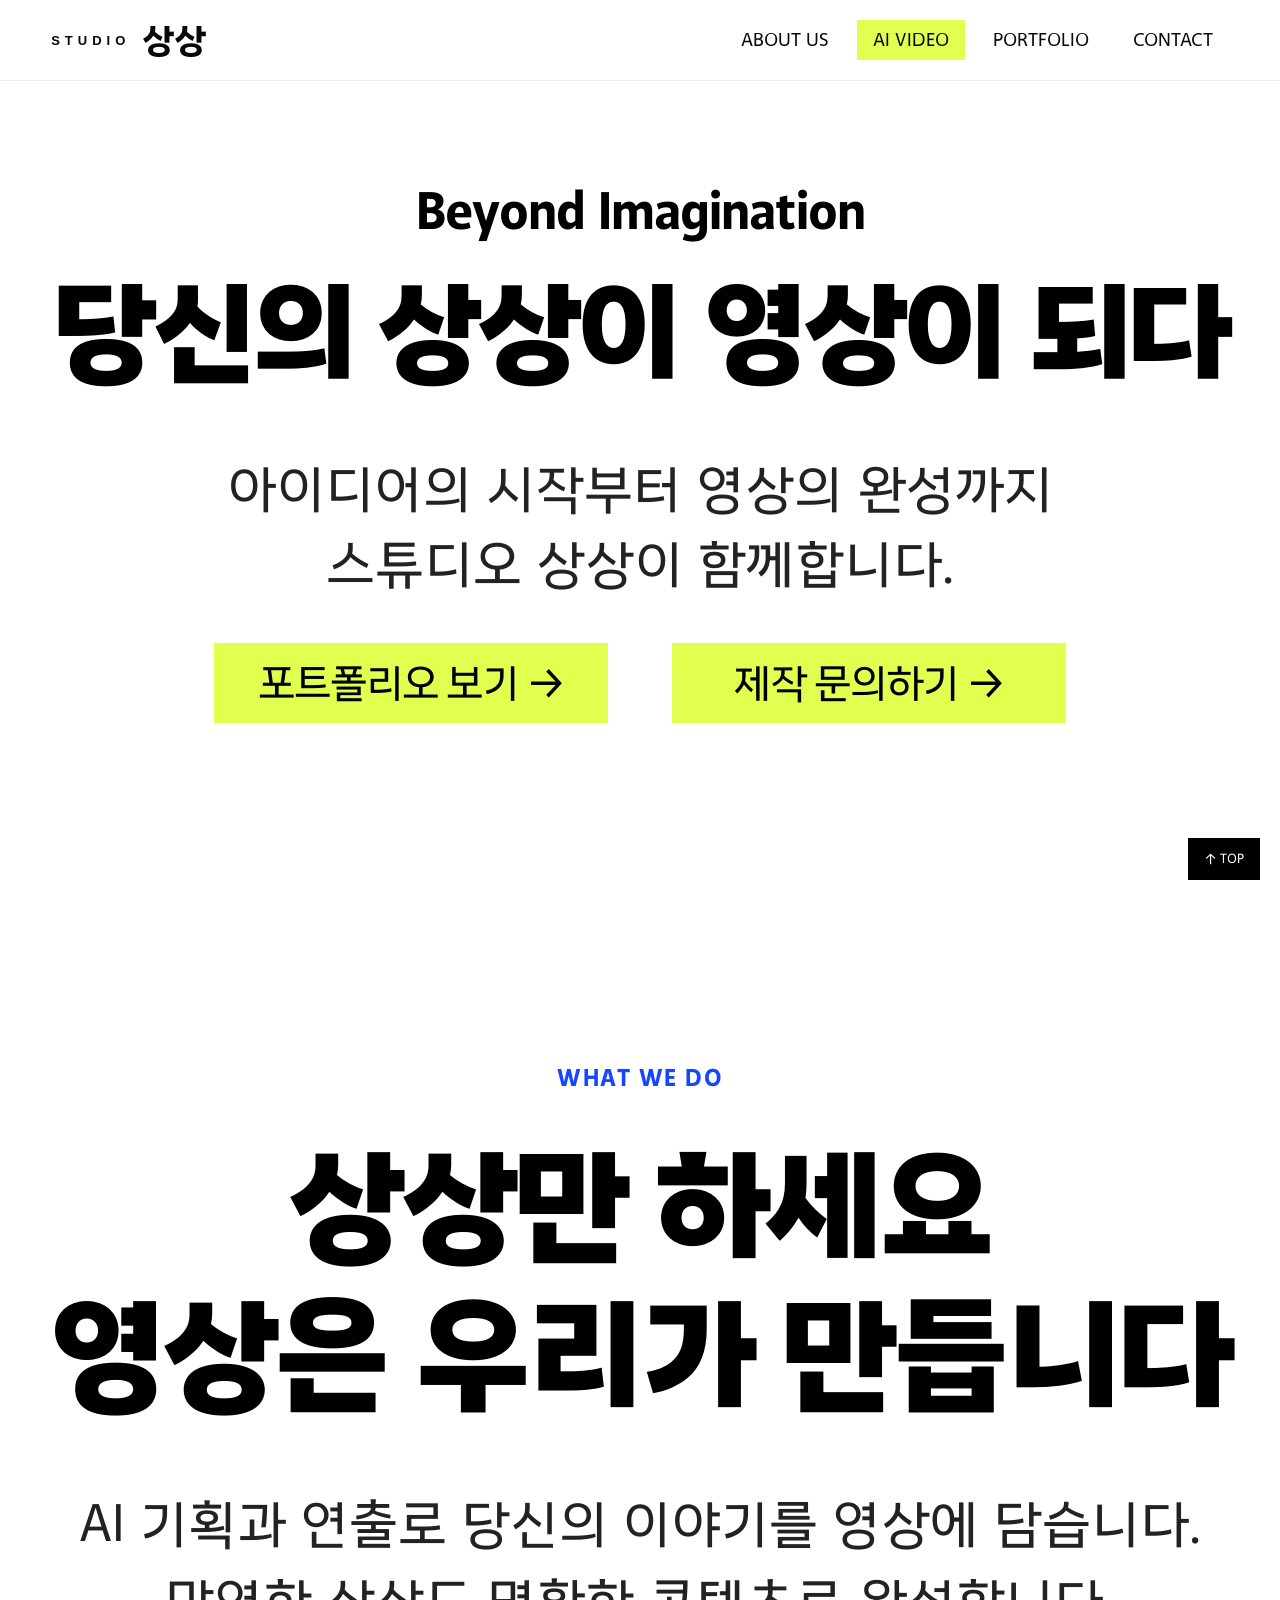
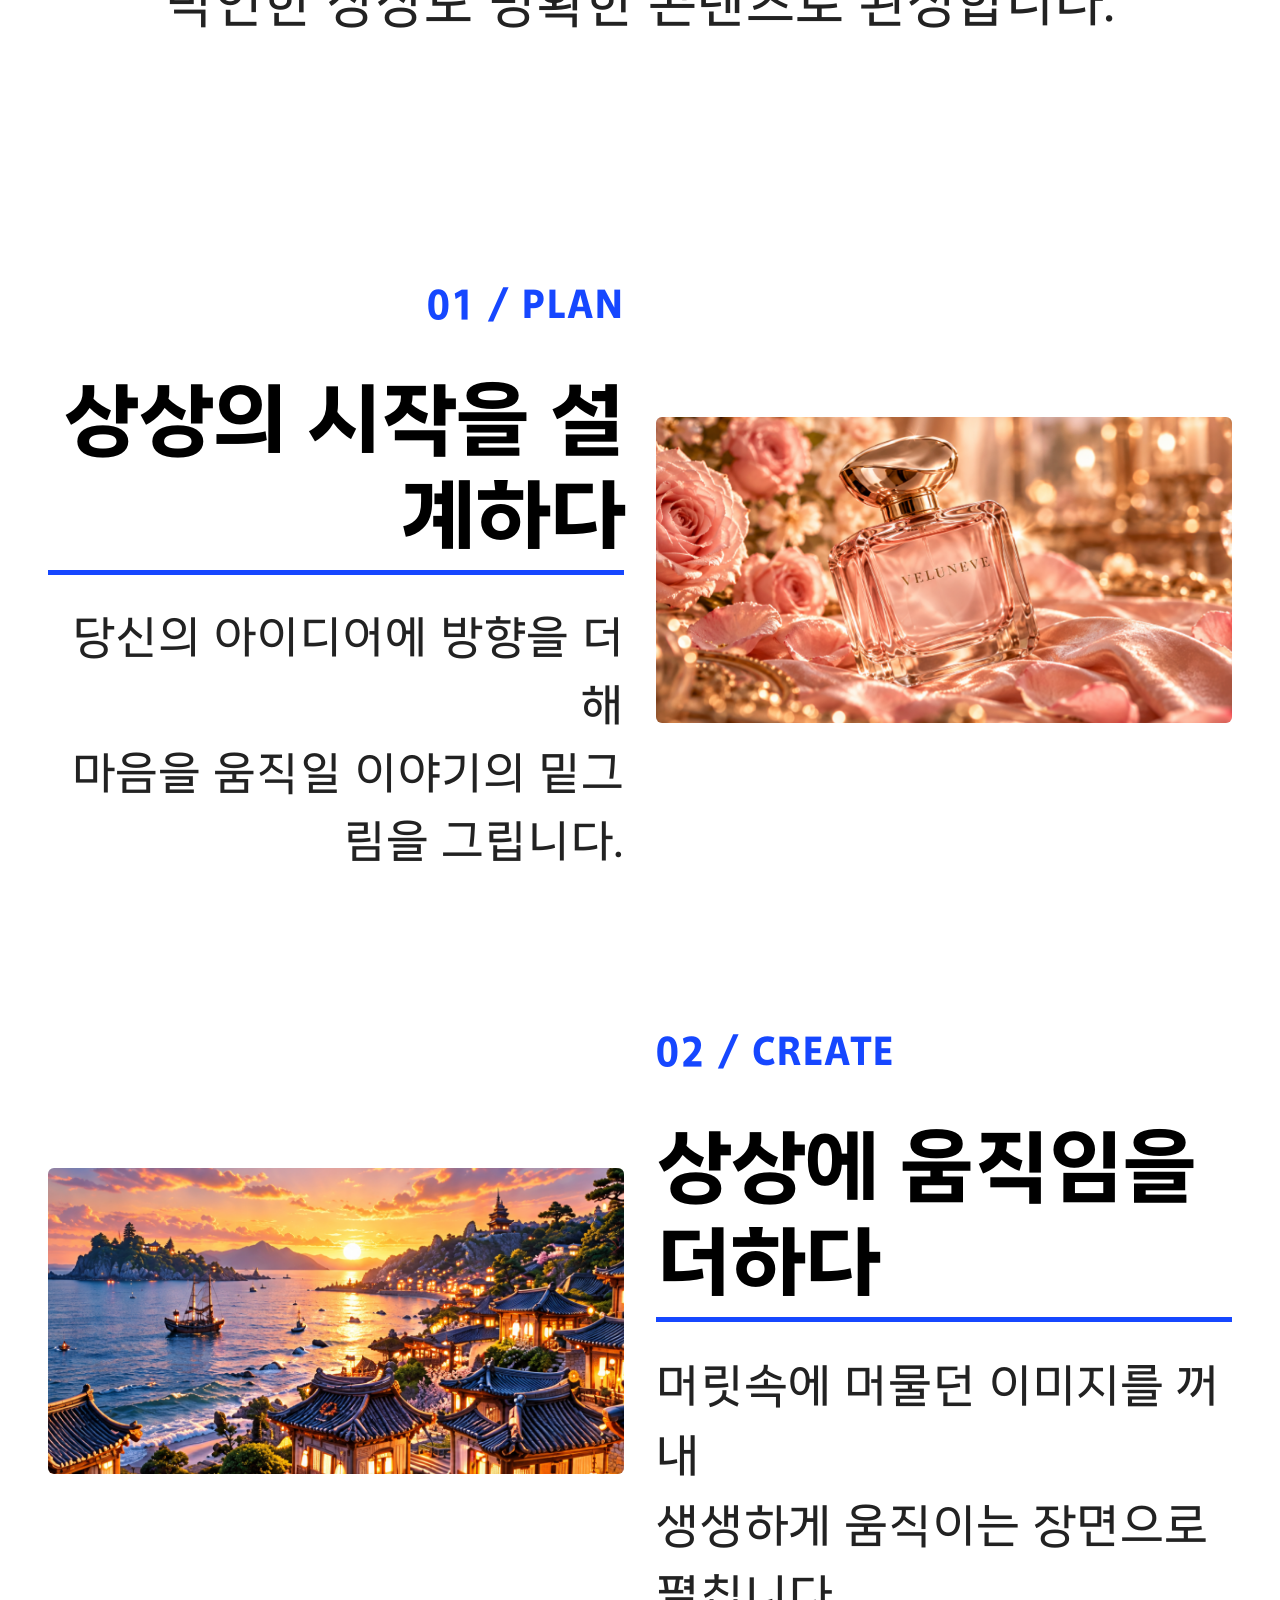
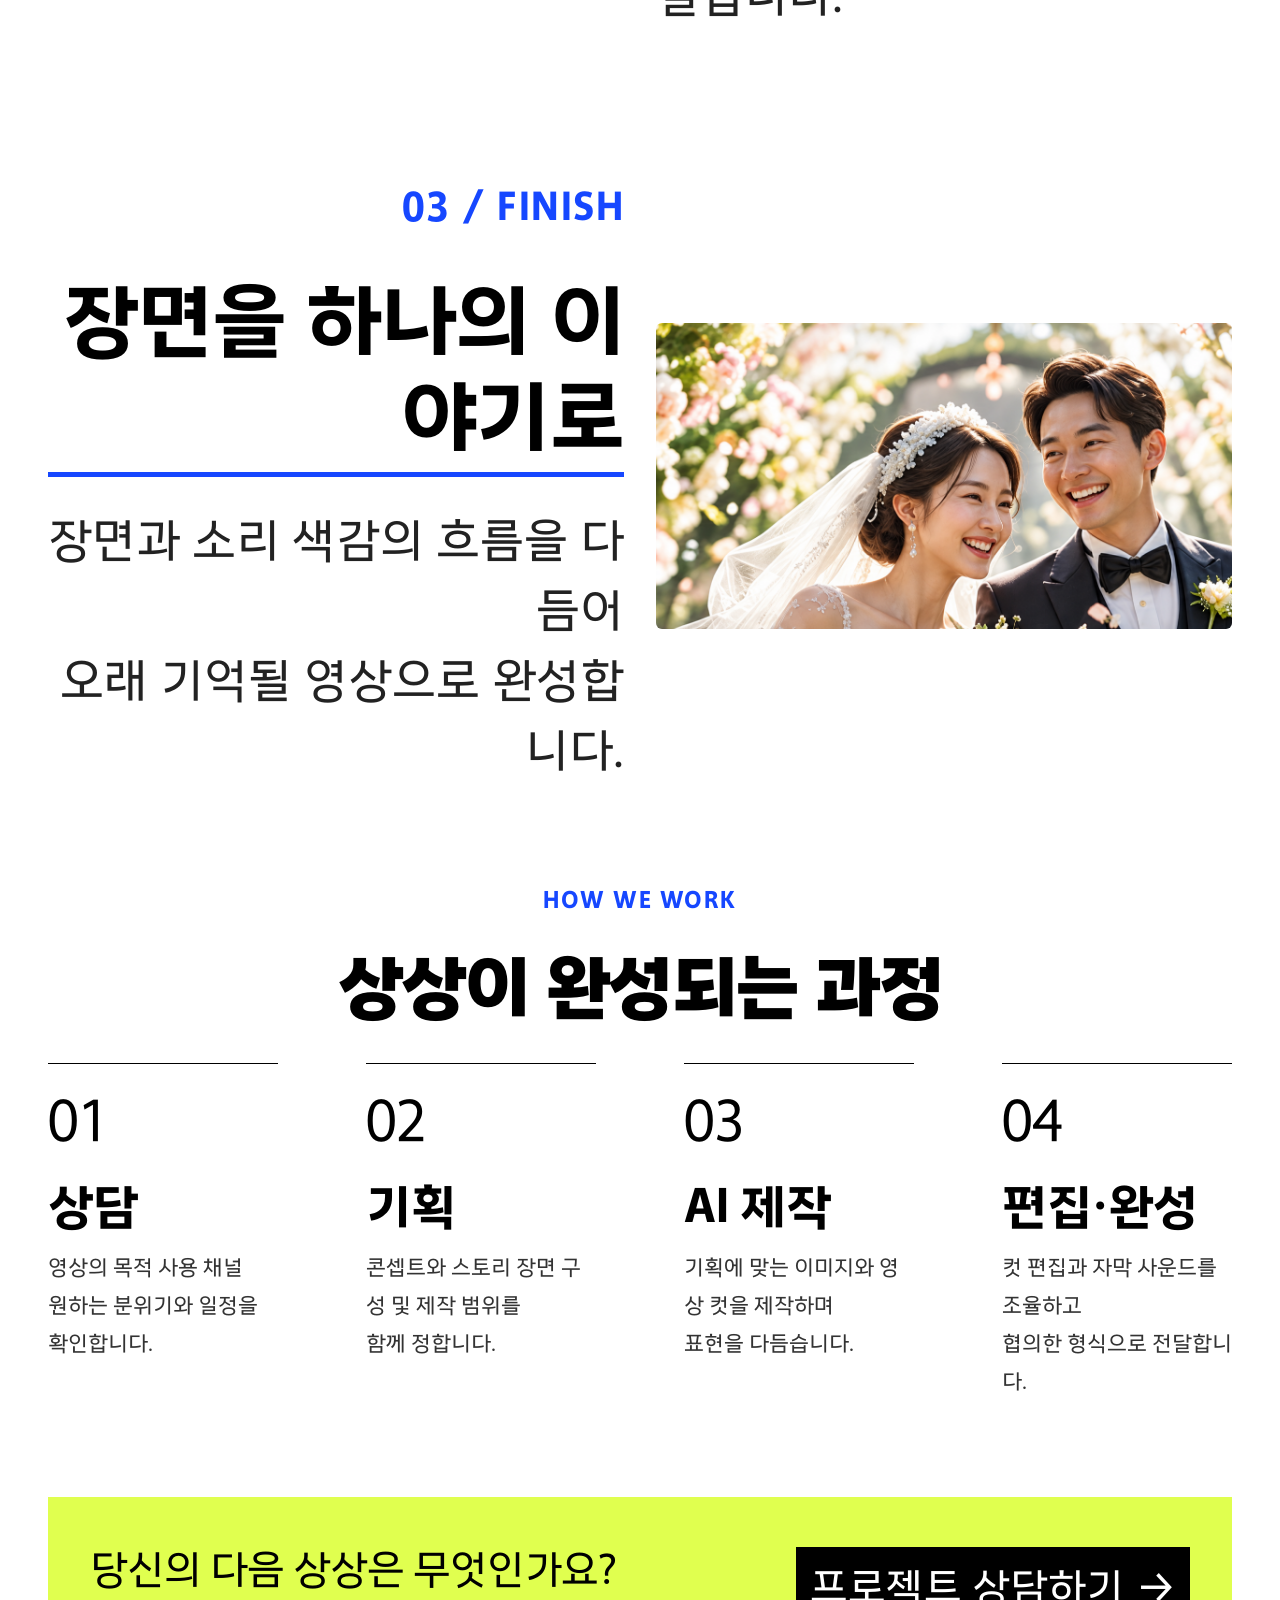
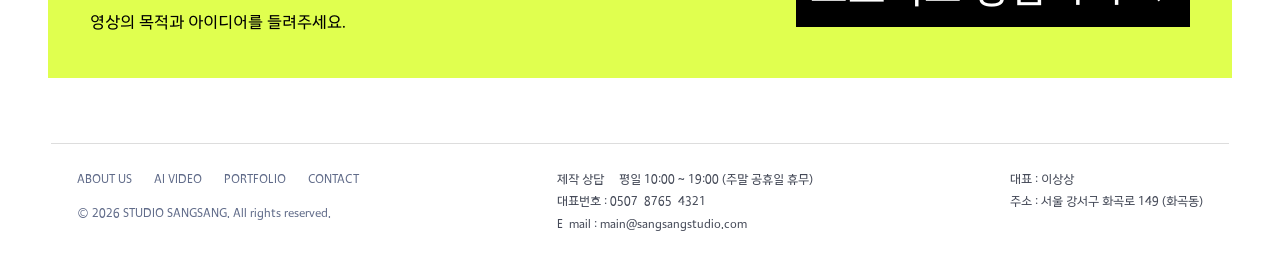
<file: STUDIO상상_홈페이지_소스/ai-video/index.html>
<!doctype html>
<html lang="ko"><head><meta charset="utf-8"><meta name="viewport" content="width=device-width,initial-scale=1"><meta name="description" content="스튜디오 상상 AI VIDEO. 당신의 상상이, 영상이 되다."><title>AI VIDEO — 스튜디오 상상</title>
<link rel="stylesheet" href="css_01.css"><link rel="stylesheet" href="css_02.css"><link rel="stylesheet" href="css_03.css"><link rel="stylesheet" href="css_04.css"><link rel="stylesheet" href="css_05.css"><link rel="stylesheet" href="css_06.css"><link rel="stylesheet" href="css_07.css"><link rel="stylesheet" href="css_08.css"><link rel="stylesheet" href="css_09.css"><link rel="stylesheet" href="css_10.css"><link rel="stylesheet" href="css_11.css"><link rel="stylesheet" href="css_12.css"><link rel="stylesheet" href="css_13.css"><link rel="stylesheet" href="css_14.css">
<link rel="stylesheet" href="css_15.css">
<link rel="stylesheet" href="css_16.css"><link rel="stylesheet" href="css_17.css"><link rel="stylesheet" href="css_18.css"><link rel="stylesheet" href="css_19.css"><link rel="stylesheet" href="css_20.css"><link rel="stylesheet" href="css_21.css"><link rel="stylesheet" href="css_22.css"><link rel="stylesheet" href="css_23.css"><link rel="stylesheet" href="css_24.css"><link rel="stylesheet" href="css_25.css"><link rel="stylesheet" href="css_26.css"><link rel="stylesheet" href="css_27.css"><link rel="stylesheet" href="css_28.css"><link rel="stylesheet" href="css_29.css"><link rel="stylesheet" href="css_30.css"><link rel="stylesheet" href="css_31.css"><link rel="stylesheet" href="css_32.css"><link rel="stylesheet" href="css_33.css"><link rel="stylesheet" href="css_34.css"><link rel="stylesheet" href="css_35.css"><link rel="stylesheet" href="../site-header.css"><script src="../site-header.js" defer></script></head><body id="top" data-site-page="ai-video">
<header><div class="wrap"><div class="bar"><a class="logo" href="#top" aria-label="스튜디오 상상 홈"><img src="images/asset_01.png" alt="STUDIO 상상"></a><nav aria-label="주요 메뉴"><a href="#about">ABOUT US</a><a class="active" href="#top" aria-current="page">AI VIDEO</a><a role="link" aria-disabled="true" tabindex="-1" style="cursor:default">PORTFOLIO</a><a href="#contact">CONTACT</a></nav></div></div></header>
<main class="wrap"><div class="hero"><div class="hero-background" aria-hidden="true"><video autoplay muted loop playsinline preload="metadata" src="videos/asset_01.mp4"></video></div><div class="hero-screen"><h2>Beyond Imagination</h2><h1>당신의 상상이 영상이 되다</h1><p class="sub"><span class="hero-intro-line">아이디어의 시작부터 영상의 완성까지,</span><br>스튜디오 상상이 함께합니다.</p><div class="showreel-actions"><button class="btn" id="portfolio-open" type="button">포트폴리오 보기 →</button><button class="btn" id="inquiry-open" type="button">제작 문의하기 →</button></div></div></div>
<section id="about"><div class="section-head"><div class="eyebrow">WHAT WE DO</div><div><h2 class="split-heading"><span class="heading-from-left" data-shine-text="상상만 하세요">상상만 하세요</span><span class="heading-from-right" data-shine-text="영상은 우리가 만듭니다">영상은 우리가 만듭니다</span></h2><p>AI 기획과 연출로 당신의 이야기를 영상에 담습니다.<br>막연한 상상도 명확한 콘텐츠로 완성합니다.</p></div></div><div class="benefits"><article class="benefit plan-step"><div class="benefit-copy"><span class="num">01 / PLAN</span><h3>상상의 시작을 설계하다</h3><p>당신의 아이디어에 방향을 더해,<br>마음을 움직일 이야기의 밑그림을 그립니다.</p></div><div class="media-slot"><div class="media-preview"><img src="images/asset_02.png" alt="01 / PLAN 이미지" loading="lazy"></div><input type="file" accept="image/*" data-media-input aria-label="01 / PLAN 이미지 선택"><span class="media-status" aria-live="polite"></span></div></article><article class="benefit"><div class="benefit-copy"><span class="num">02 / CREATE</span><h3>상상에 움직임을 더하다</h3><p>머릿속에 머물던 이미지를 꺼내,<br>생생하게 움직이는 장면으로 펼칩니다.</p></div><div class="media-slot"><div class="media-preview"><img src="images/asset_03.png" alt="02 / CREATE 이미지" loading="lazy"></div><input type="file" accept="image/*" data-media-input aria-label="02 / CREATE 이미지 선택"><span class="media-status" aria-live="polite"></span></div></article><article class="benefit finish-step"><div class="benefit-copy"><span class="num">03 / FINISH</span><h3>장면을 하나의 이야기로</h3><p>장면과 소리, 색감의 흐름을 다듬어,<br>오래 기억될 영상으로 완성합니다.</p></div><div class="media-slot"><div class="media-preview"><img src="images/asset_04.png" alt="03 / FINISH 이미지" loading="lazy"></div><input type="file" accept="image/*" data-media-input aria-label="03 / FINISH 이미지 선택"><span class="media-status" aria-live="polite"></span></div></article></div></section>

<section id="process"><div class="section-head"><div class="eyebrow">HOW WE WORK</div><h2>상상이 완성되는 과정</h2></div><div class="steps"><div class="step"><b>01</b><h3>상담</h3><p>영상의 목적, 사용 채널,<br>원하는 분위기와 일정을 확인합니다.</p></div><div class="step"><b>02</b><h3>기획</h3><p>콘셉트와 스토리, 장면 구성 및 제작 범위를<br>함께 정합니다.</p></div><div class="step"><b>03</b><h3>AI 제작</h3><p>기획에 맞는 이미지와 영상 컷을 제작하며<br>표현을 다듬습니다.</p></div><div class="step"><b>04</b><h3>편집·완성</h3><p>컷 편집과 자막, 사운드를 조율하고<br>협의한 형식으로 전달합니다.</p></div></div></section>

<div class="contact" id="contact"><div><h2>당신의 다음 상상은 무엇인가요?</h2><p>영상의 목적과 아이디어를 들려주세요.</p></div><button class="btn" id="consult">프로젝트 상담하기 <span>→</span></button></div>
<footer><span><b>스튜디오 상상</b> · STUDIO SANGSANG</span><span>Beyond Imagination</span></footer></main><script src="js_01.js"></script>
<dialog id="consult-dialog"><button class="close" aria-label="닫기">×</button><div class="eyebrow">LET'S CREATE</div><h2>상담 준비 안내</h2><p>다음 내용을 정리해 주시면 제작 방향을 구체적으로 논의할 수 있습니다.</p><ul><li>영상의 목적과 사용할 채널</li><li>희망 영상 길이와 완료 일정</li><li>원하는 분위기와 참고 자료</li><li>예산과 반드시 포함할 내용</li></ul><p class="small">현재 페이지는 서브페이지 초안입니다. 상담 연락처가 확정되면 실제 문의 채널을 연결할 수 있습니다.</p><button class="btn" id="copy">상담 양식 복사하기 →</button><p id="copy-status" class="small" aria-live="polite"></p></dialog><a class="top" href="#top" aria-label="맨 위로 이동">↑ TOP</a>
<script src="js_02.js"></script><script src="js_03.js"></script><dialog id="portfolio-dialog" aria-labelledby="portfolio-title"><button class="close" aria-label="포트폴리오 닫기">×</button><h2 id="portfolio-title">포트폴리오 미리보기</h2><p>현재 페이지의 콘셉트 예시입니다.</p><div class="portfolio-gallery"></div></dialog><script src="js_04.js"></script><script src="js_05.js"></script><script src="js_06.js"></script><script src="js_07.js"></script><script src="js_08.js"></script><script src="js_09.js"></script><script src="js_10.js"></script></body></html>
</file>
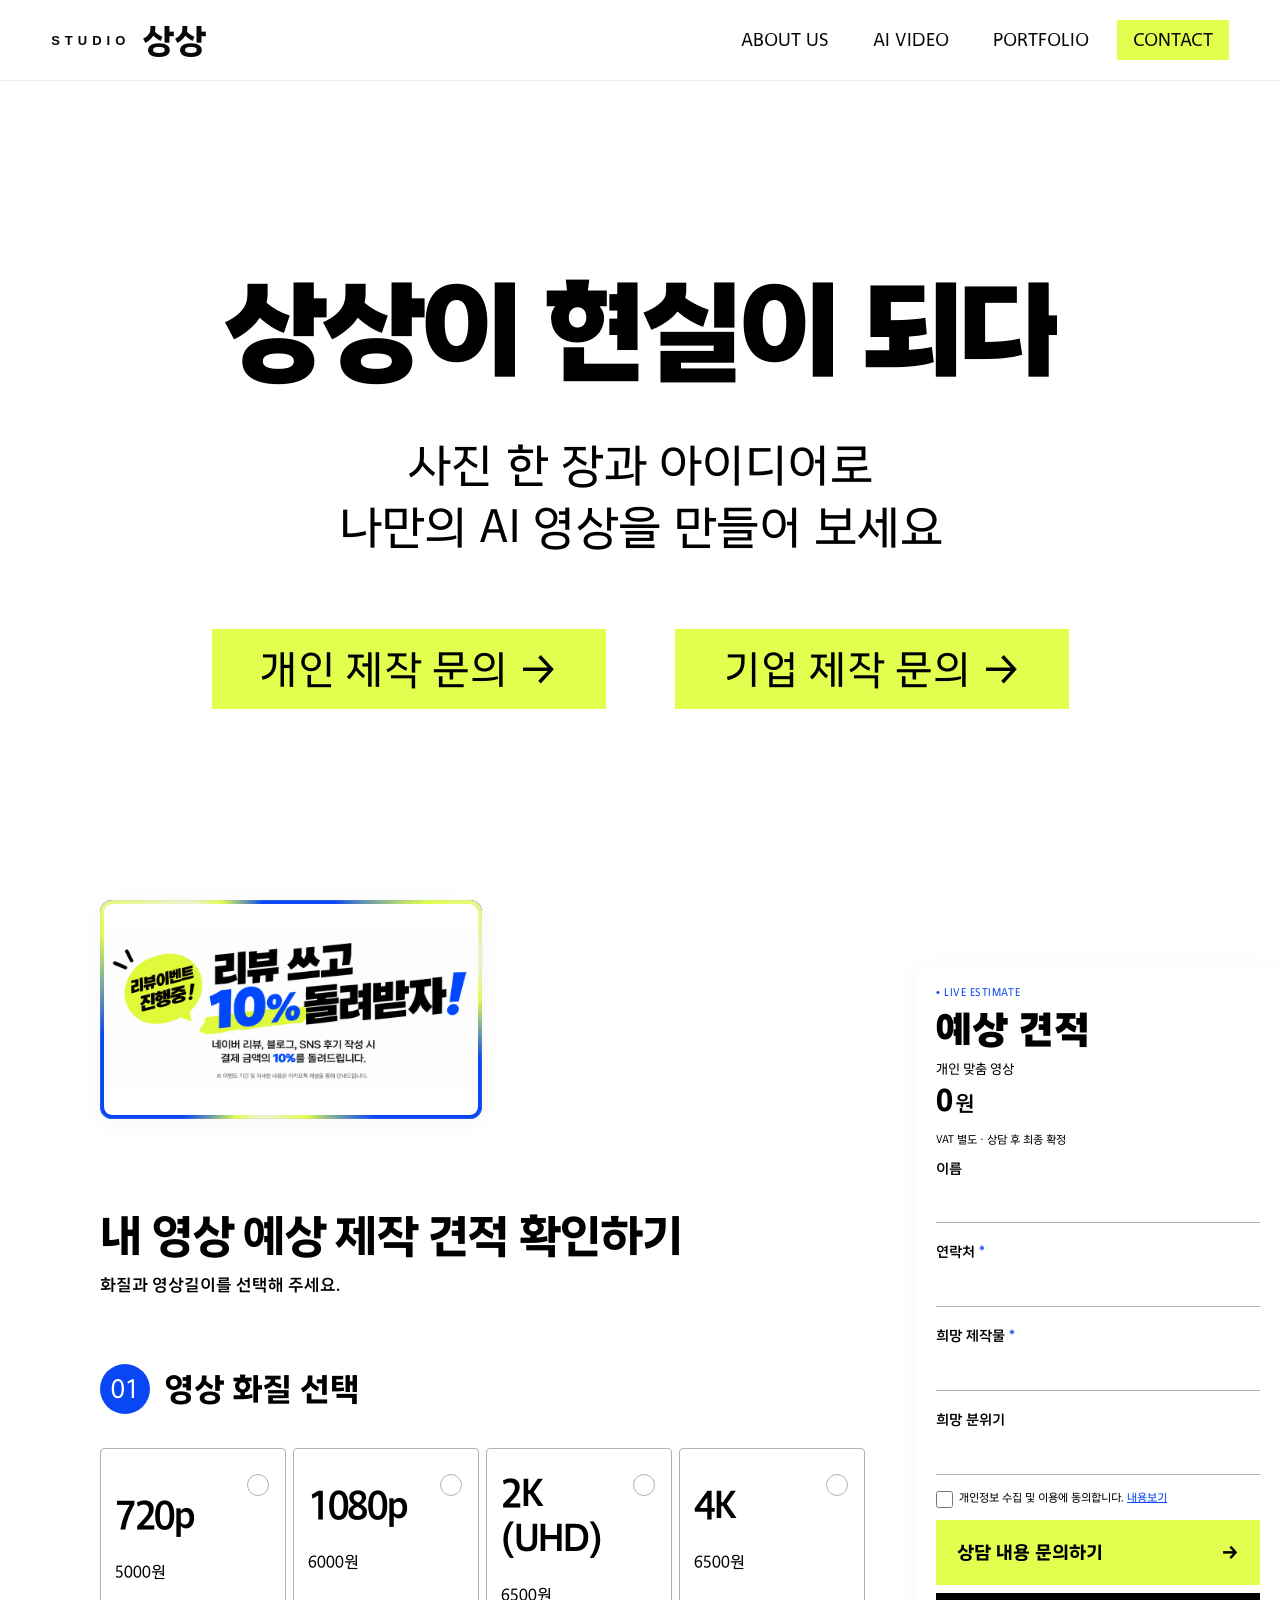
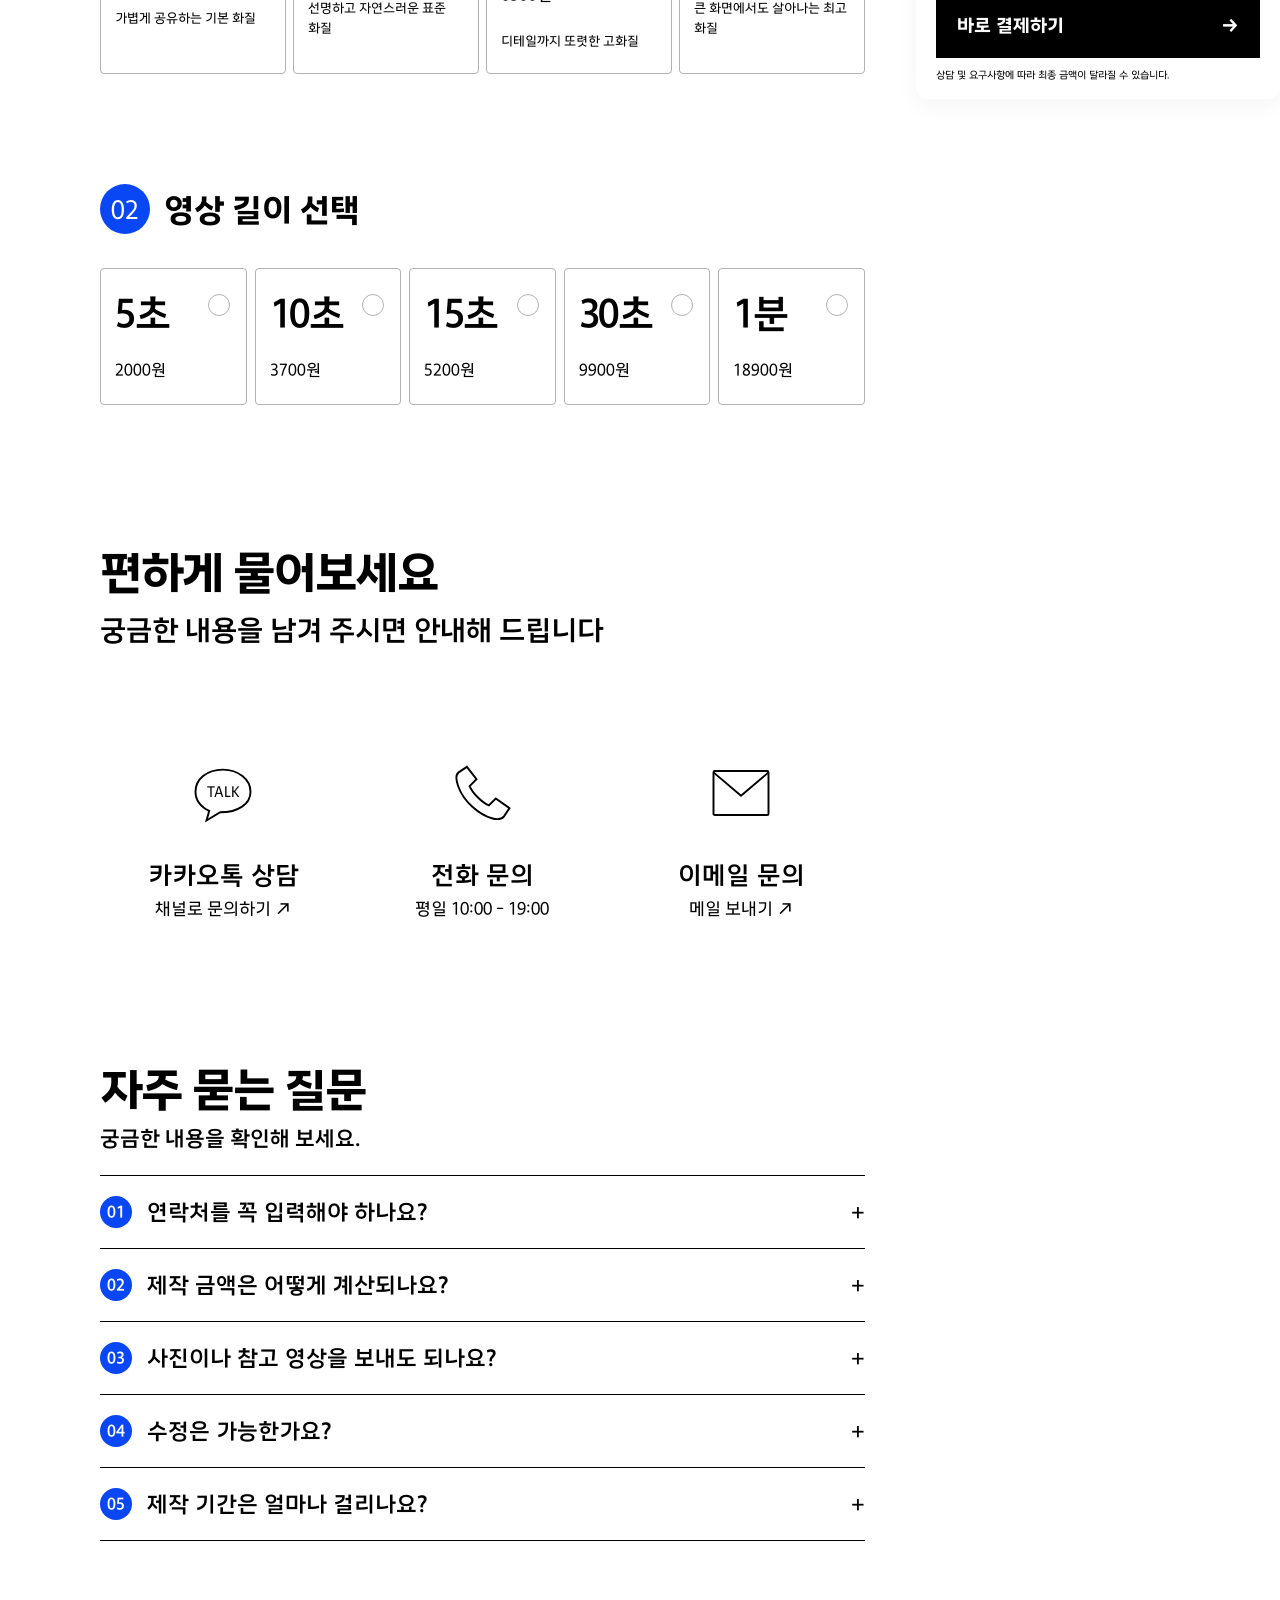
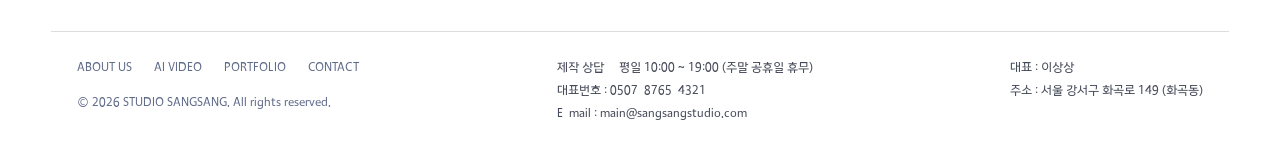
<file: STUDIO상상_홈페이지_소스/contact/index.html>
<!doctype html>
<html lang="ko"><head><meta charset="utf-8"><meta name="viewport" content="width=device-width,initial-scale=1"><title>개인 제작 문의 | 상상 스튜디오</title><meta name="description" content="사진 한 장과 아이디어로 시작하는 AI 영상 제작 견적을 확인하세요."><link rel="stylesheet" href="inquiry.css?v=20261017-15"><script src="inquiry-config.js?v=20261017-15" defer></script><script src="inquiry-pricing.js?v=20261017-15" defer></script><script src="inquiry.js?v=20261017-15" defer></script><link rel="stylesheet" href="../site-header.css"><script src="../site-header.js" defer></script></head><body data-site-page="contact"><main id="inquiry"></main><dialog id="modal" aria-labelledby="modal-title"><button class="modal-close" aria-label="닫기">×</button><div class="modal-heading"><span class="modal-symbol" aria-hidden="true"></span><p class="modal-eyebrow">상상 스튜디오</p></div><h2 id="modal-title"></h2><div id="modal-body"></div><div id="modal-actions"></div></dialog></body></html>
</file>
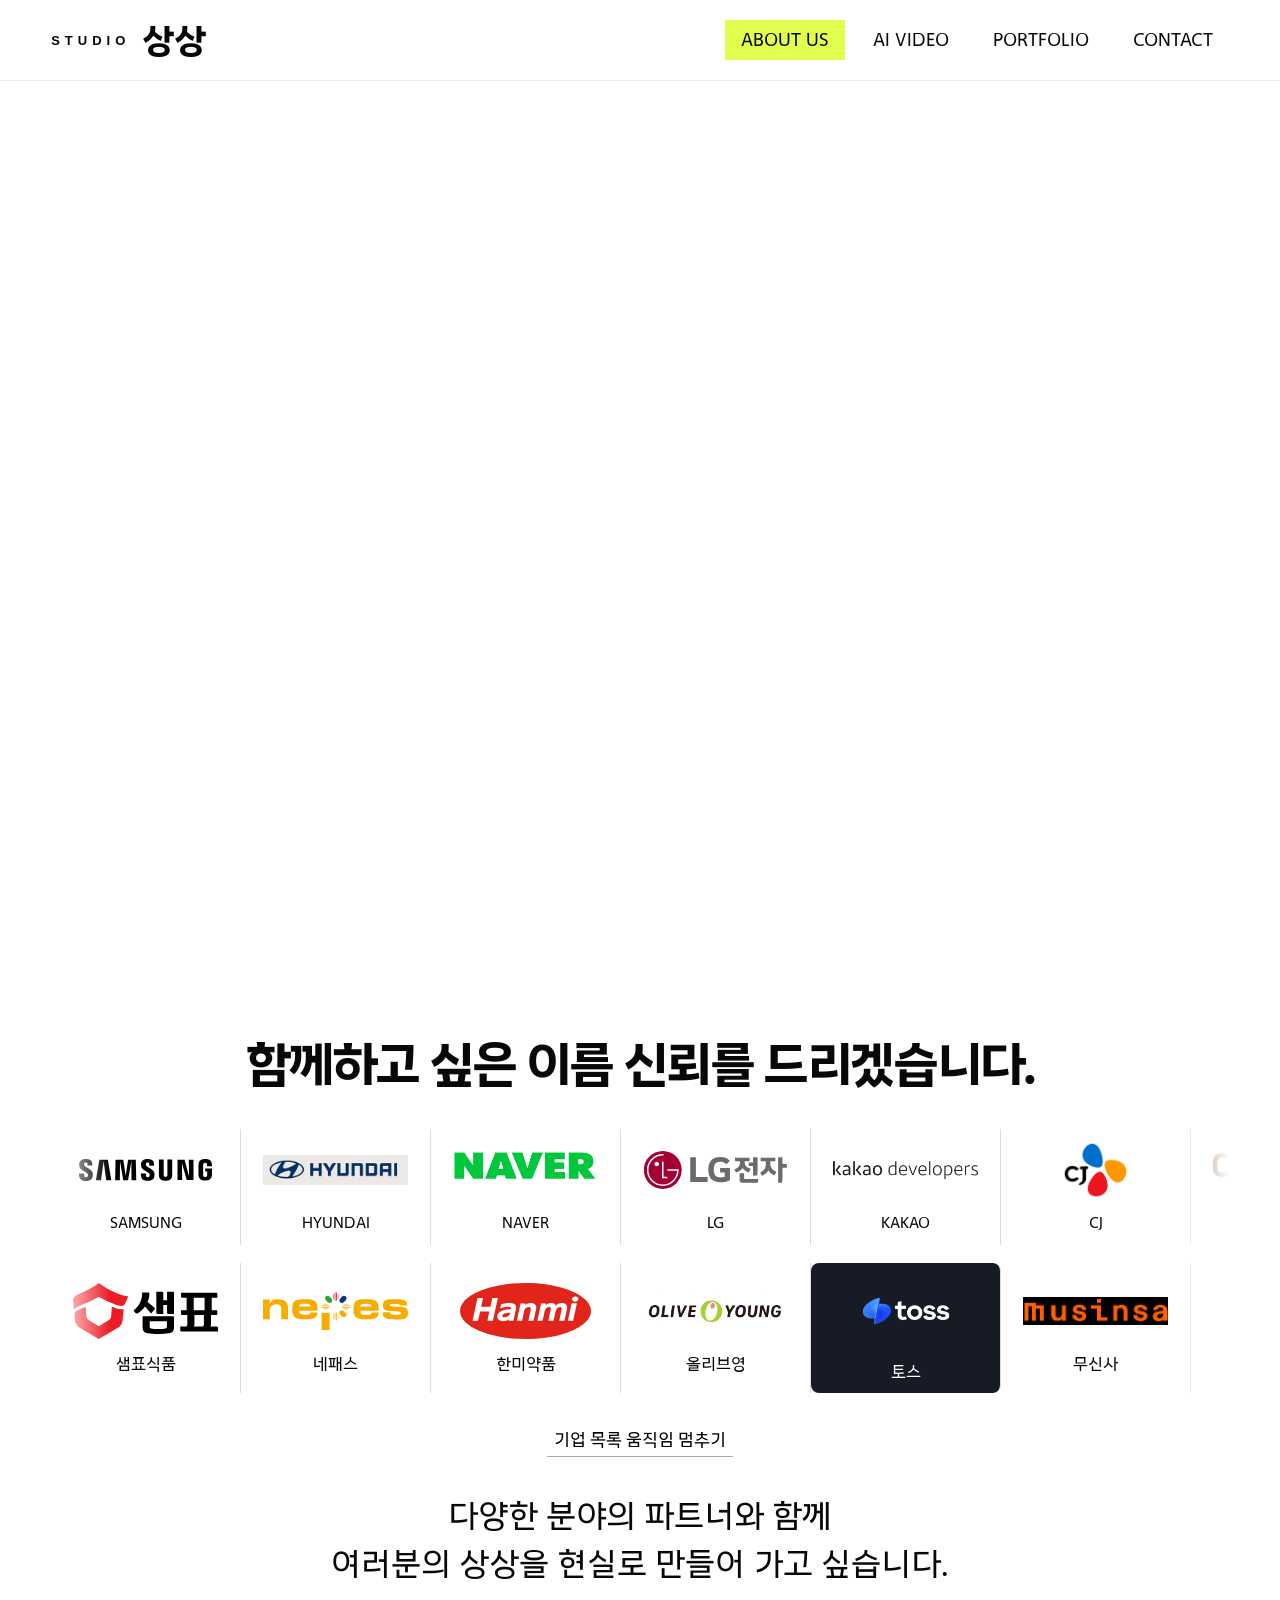
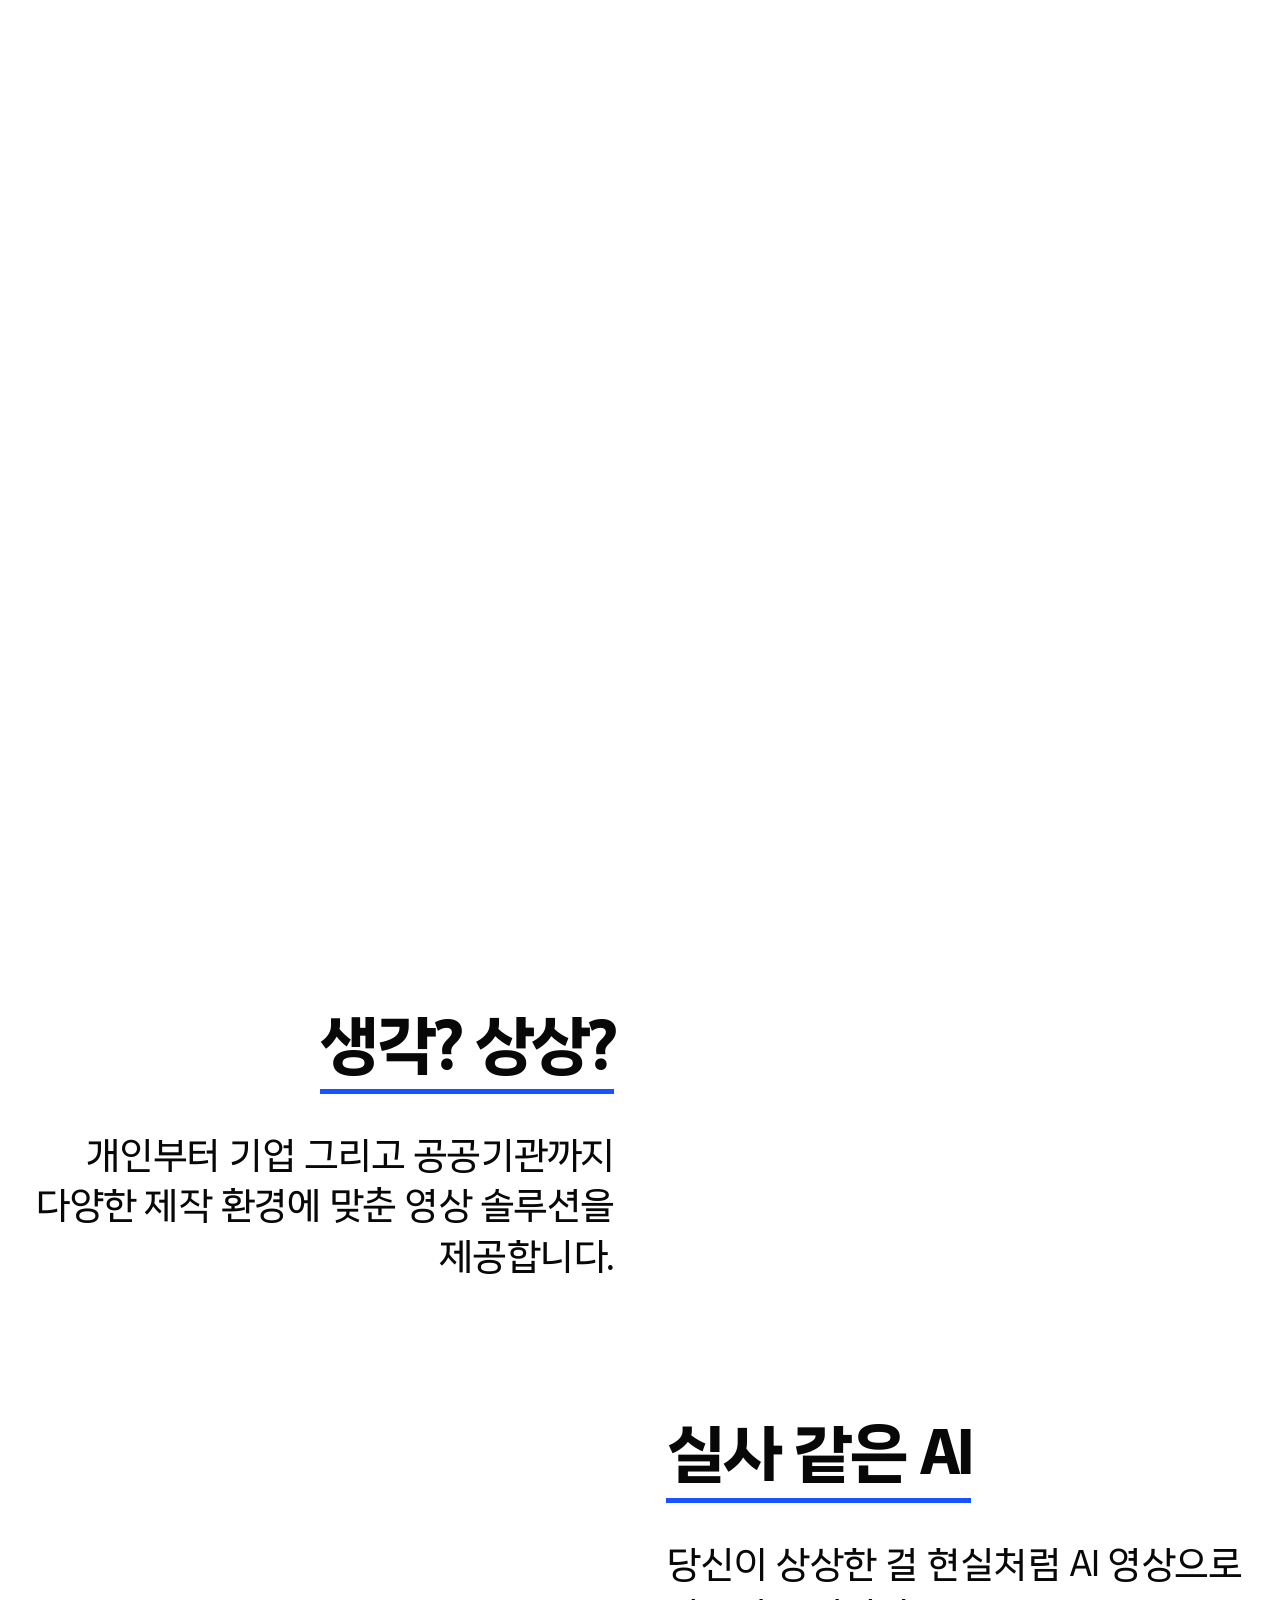
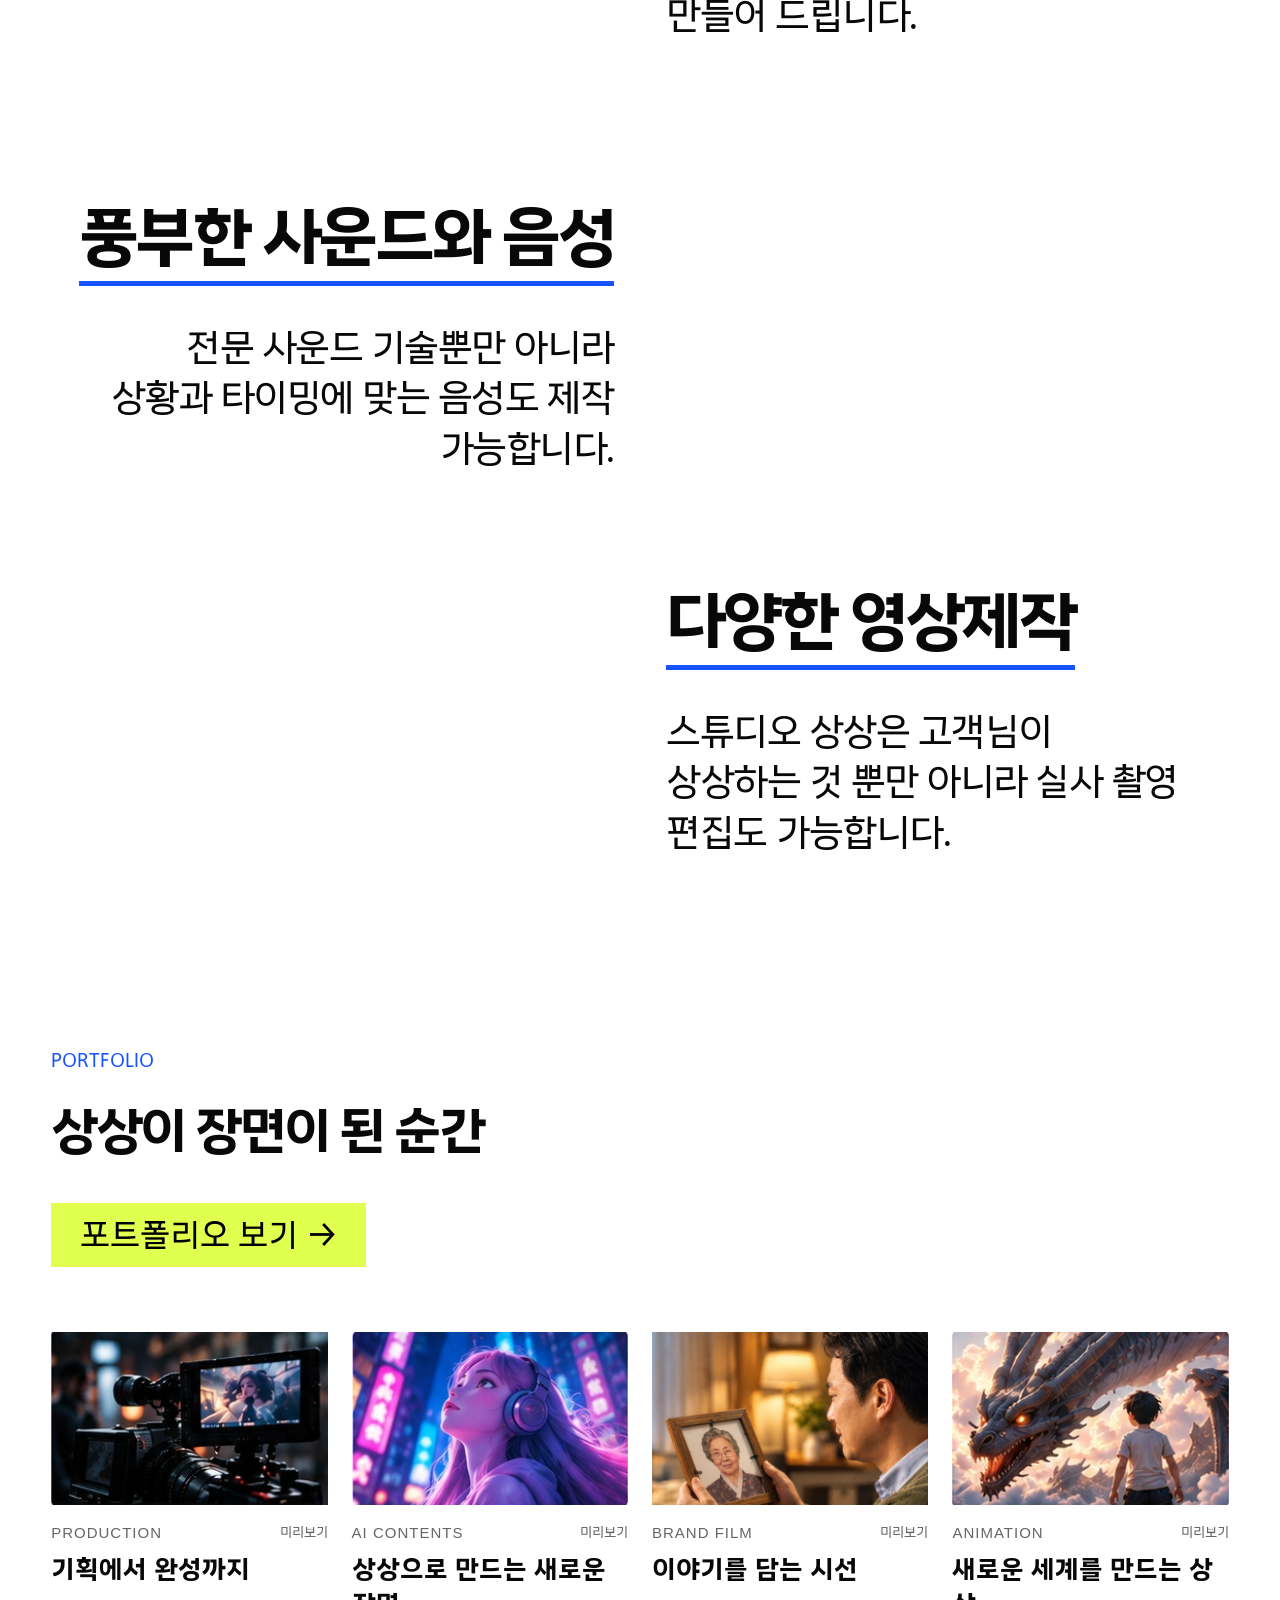
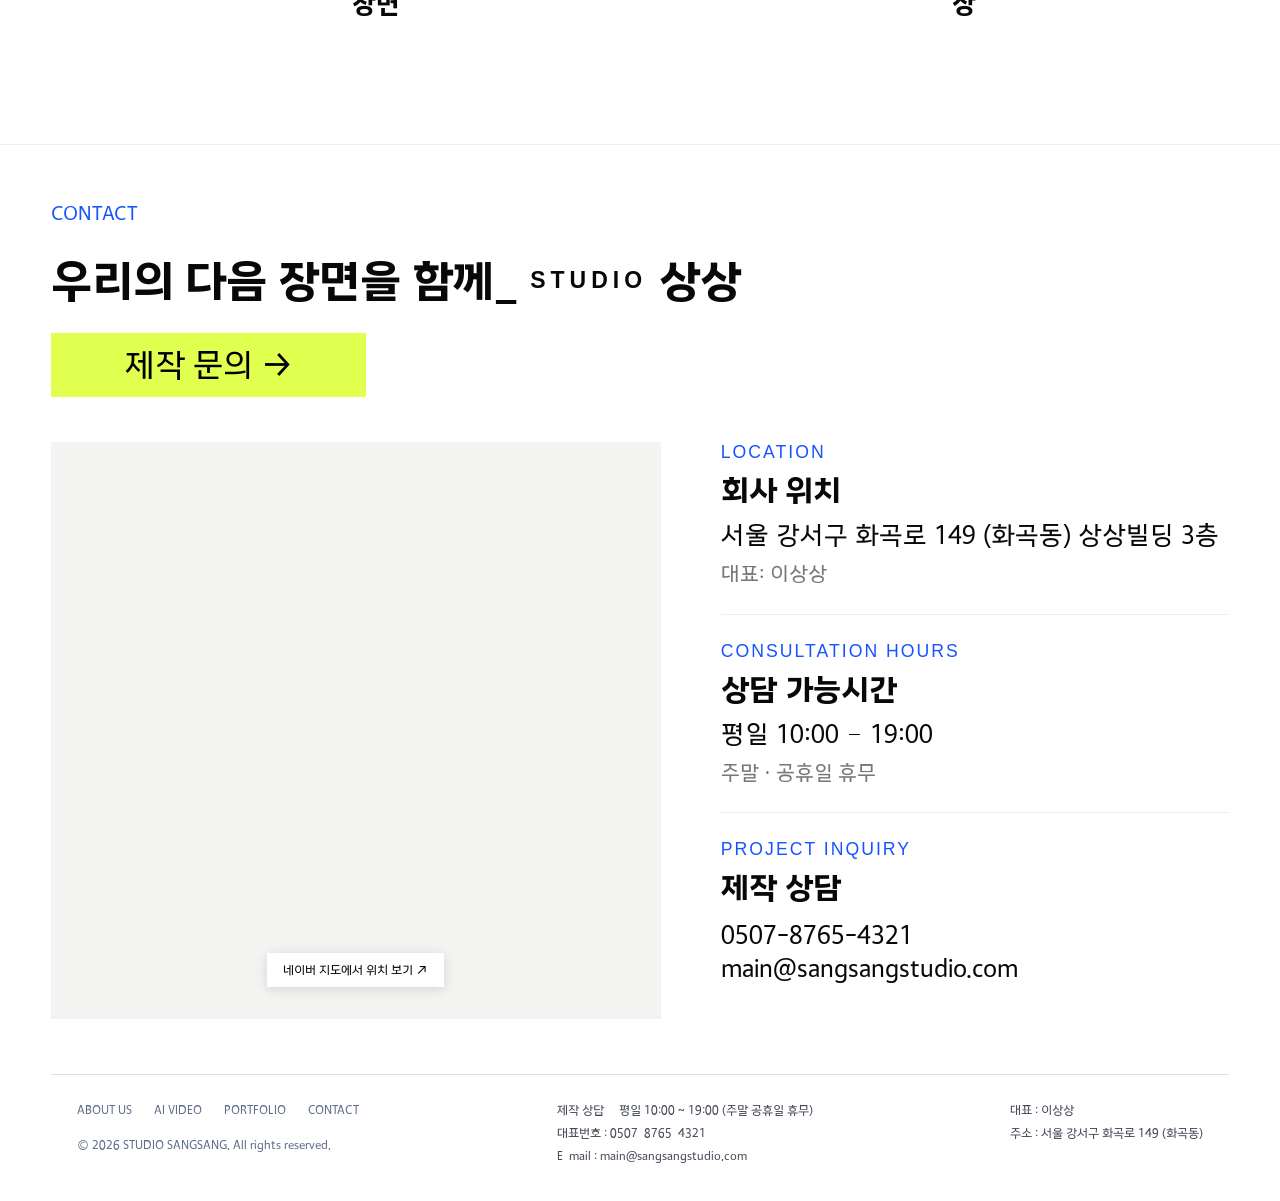
<file: STUDIO상상_홈페이지_소스/main/index.html>
<!doctype html><html lang="ko"><head><meta charset="utf-8"><meta name="viewport" content="width=device-width,initial-scale=1"><title>스튜디오 상상 — 상상을 넘어, 장면이 되다.</title><meta name="description" content="기획부터 AI 영상 제작까지. 당신의 상상을 영상으로 만드는 스튜디오 상상."><style>
@font-face{font-family:Seoul;src:url('assets/Seoul-Medium.ttf') format('truetype');font-weight:400;font-display:swap}@font-face{font-family:Seoul;src:url('assets/Seoul-ExtraBold.ttf') format('truetype');font-weight:800;font-display:swap}*{box-sizing:border-box}html{scroll-behavior:smooth;scroll-padding-top:84px}body{margin:0;font-family:Seoul,Arial,sans-serif;color:#080808;background:#fff}button,a{-webkit-tap-highlight-color:transparent}a{color:inherit;text-decoration:none}button{font:inherit;cursor:pointer}header{height:80px;padding:0 4%;display:flex;align-items:center;justify-content:space-between;background:#fff;position:sticky;top:0;z-index:10;border-bottom:1px solid #eee}.logo{display:flex;align-items:center;gap:12px}.logo span{font:800 13px Arial;letter-spacing:5px}.logo strong{font-size:34px;font-weight:800}nav{display:flex;gap:22px;align-items:center}nav a{font:12px Arial;padding:12px 16px}nav a.active{background:#e0ff4f;font-weight:bold}.hero{position:relative;min-height:calc(100svh - 80px);max-height:960px;display:flex;align-items:center;overflow:hidden}.hero>img{position:absolute;right:0;top:0;width:75%;height:100%;object-fit:cover}.hero:after{content:'';position:absolute;inset:0;background:linear-gradient(90deg,#fff 3%,#fff 19%,rgba(255,255,255,.95) 26%,transparent 48%)}.hero-content{position:relative;z-index:1;padding:70px 4%;width:52%}h1{font-size:clamp(45px,5.3vw,88px);line-height:1.06;letter-spacing:-.065em;margin:0 0 28px;font-weight:800}.hero p{font-size:clamp(18px,1.7vw,27px);line-height:1.6}.cta{border:0;background:#e0ff4f;display:inline-flex;align-items:center;justify-content:space-between;gap:35px;font-weight:800;padding:16px 23px;min-width:225px}.cta:hover{background:#c8ec25}.partner{text-align:center;padding:110px 4% 105px}.partner h2{font-size:clamp(32px,4vw,62px);line-height:1.12;letter-spacing:-.055em;margin:0;font-weight:800}.brands{display:grid;grid-template-columns:repeat(6,1fr);margin:85px auto 70px;max-width:1400px;align-items:center}.brands span{font:bold clamp(15px,2.1vw,30px) Arial;letter-spacing:-1px;border-right:1px solid #ccc;padding:15px 5px}.brands span:last-child{border:0}.partner p{font-size:clamp(20px,2.5vw,35px);line-height:1.5;margin:0}.intro{padding:10px 4% 90px;text-align:center}.intro h2{font-size:clamp(30px,4.2vw,64px);color:#124eff;margin:0;font-weight:800;letter-spacing:-.045em}.intro p{margin:10px auto 0;text-align:right;max-width:1100px;font-size:25px}.services{max-width:1600px;margin:auto}.service{display:grid;grid-template-columns:1fr 1.15fr;gap:50px;padding:35px 4%;align-items:center;border-top:1px solid #eee;min-height:330px}.service.reverse{grid-template-columns:1.15fr 1fr}.service img{width:100%;aspect-ratio:2.15;object-fit:cover;border-radius:4px;display:block}.service.reverse img{order:-1}.service h3{font-size:clamp(28px,3.3vw,50px);letter-spacing:-.06em;line-height:1.1;margin:0 0 13px;font-weight:800}.service h3 span{border-bottom:5px solid #1754ff;padding-bottom:7px;display:inline-block}.label{color:#1754ff;font:bold 12px Arial;letter-spacing:2px;margin:20px 0 15px}.service p{font-size:clamp(16px,1.45vw,22px);line-height:1.6;margin:0}.end{padding:85px 4%;text-align:center;background:#fafafa;margin-top:55px}.end h2{font-size:clamp(27px,3vw,42px);margin:0 0 25px;font-weight:800}footer{padding:28px 4%;display:flex;justify-content:space-between;font:11px Arial;color:#666}dialog{border:0;padding:40px;max-width:470px;width:calc(100% - 40px);box-shadow:0 20px 100px #0003}dialog::backdrop{background:#0006}dialog h2{font-size:26px;margin-top:0}dialog p{line-height:1.8}dialog button{margin-top:15px}a:focus-visible,button:focus-visible{outline:3px solid #1754ff;outline-offset:4px}@media(max-width:750px){header{height:67px}.logo span{font-size:9px;letter-spacing:2px}.logo strong{font-size:27px}nav{gap:0}nav a{font-size:9px;padding:10px 6px}nav a:first-child{display:none}.hero{min-height:750px;align-items:flex-start}.hero>img{width:100%;height:55%;top:auto;bottom:0}.hero:after{background:linear-gradient(#fff 0%,#fff 40%,transparent 62%)}.hero-content{width:100%;padding-top:50px}h1{font-size:52px}.partner{padding:75px 5%}.brands{grid-template-columns:repeat(3,1fr);gap:24px 0;margin:55px 0}.brands span:nth-child(3){border:0}.partner p br{display:none}.intro{padding:5px 5% 50px}.intro p{font-size:19px}.service,.service.reverse{grid-template-columns:1fr;gap:25px;padding:36px 5%}.service.reverse img{order:0}.service img{aspect-ratio:1.9}.service h3{font-size:34px}footer{gap:20px;flex-wrap:wrap}}@media(prefers-reduced-motion:reduce){html{scroll-behavior:auto}}
nav button{font:12px Arial;padding:12px 16px;border:0;background:transparent;color:#080808}nav button:hover{color:#1754ff}.brands{margin-bottom:28px}.mid-brands{grid-template-columns:repeat(3,1fr);max-width:950px;margin:0 auto 70px}.mid-brands span{font:800 clamp(18px,2vw,28px) Seoul,Arial}.reality{display:inline-block;position:relative;white-space:nowrap}.studio-caption{position:absolute;top:100%;right:0;font-size:clamp(18px,2vw,25px);line-height:1.5;color:#080808;letter-spacing:0;font-weight:400;white-space:nowrap}.intro{padding-bottom:110px}@media(max-width:750px){nav button{font-size:9px;padding:10px 6px}.brands{margin-bottom:28px}.mid-brands{margin:0 auto 50px;gap:0}.mid-brands span{font-size:18px}.intro{padding-bottom:75px}nav a:first-child{display:inline-block}}.portfolio-section,.contact-section{padding:90px 4%;max-width:1600px;margin:auto}.section-head{display:flex;align-items:center;justify-content:space-between;gap:30px;margin-bottom:45px}.section-head .label{margin-top:0}.section-head h2{font-size:clamp(32px,3.6vw,55px);font-weight:800;letter-spacing:-.05em;margin:0 0 17px}.section-head p{font-size:18px;line-height:1.6;color:#555;margin:0}.outline-link{border:1px solid #111;padding:16px 22px;display:flex;gap:30px;white-space:nowrap;font-size:15px}.outline-link:hover{background:#e0ff4f}.portfolio-grid{display:grid;grid-template-columns:repeat(4,1fr);gap:24px}.thumbnail{position:relative;overflow:hidden;background:#eee}.thumbnail img{width:100%;aspect-ratio:16/10;object-fit:cover;display:block;transition:transform .3s}.portfolio-card:hover img{transform:scale(1.04)}.thumb-arrow{position:absolute;right:12px;bottom:12px;background:#e0ff4f;width:36px;height:36px;display:grid;place-items:center;font-size:23px}.card-meta{display:flex;justify-content:space-between;font:10px Arial;letter-spacing:1px;color:#666;margin:19px 0 10px}.card-meta span{font-family:Seoul;letter-spacing:0}.portfolio-card h3{font-size:20px;line-height:1.4;margin:0;font-weight:800}.preview-note{font-size:12px;color:#888;margin-top:28px}.contact-section{border-top:1px solid #eee}.contact-layout{display:grid;grid-template-columns:1.2fr 1fr;gap:60px}.location-preview{position:relative;min-height:380px;background:#f3f4f1;overflow:hidden;display:flex;align-items:center;justify-content:center}.map-grid{position:absolute;inset:-40px;opacity:.6;background:repeating-linear-gradient(0deg,transparent 0 66px,#fff 66px 82px),repeating-linear-gradient(90deg,transparent 0 95px,#fff 95px 111px);transform:rotate(-17deg)}.map-marker{position:relative;display:grid;text-align:center;gap:10px;background:#fff;padding:26px 34px;box-shadow:0 8px 30px #0001}.map-marker>span{color:#1754ff;font-size:34px}.map-marker strong{font-size:23px}.map-marker small{font-size:13px;color:#777}.map-note{position:absolute;bottom:18px;font-size:12px;color:#777}.contact-details{display:grid;gap:26px;align-content:center}.detail-block{border-bottom:1px solid #eee;padding-bottom:24px}.detail-block:last-child{border:0}.detail-label{font:11px Arial;letter-spacing:2px;color:#1754ff}.detail-block h3{font-size:23px;margin:10px 0 14px;font-weight:800}.detail-block p{font-size:18px;margin:0 0 9px}.detail-block small{font-size:13px;color:#777;line-height:1.6}@media(max-width:900px){.portfolio-grid{grid-template-columns:repeat(2,1fr)}.contact-layout{gap:30px}}@media(max-width:600px){.portfolio-section,.contact-section{padding:60px 5%}.section-head{align-items:flex-start;flex-direction:column}.portfolio-grid{gap:25px 16px}.portfolio-card h3{font-size:17px}.contact-layout{grid-template-columns:1fr}.location-preview{min-height:300px}.section-head p{font-size:16px}}/* One spacing value governs every requested section gap. */:root{--section-gap:120px}.partner{padding-top:var(--section-gap);padding-bottom:0}.partner h2{margin-bottom:var(--section-gap)}.brands{margin:0 auto;gap:0;max-width:1400px}.brand-item{display:flex;flex-direction:column;align-items:center;justify-content:center;gap:16px;border-right:1px solid #ddd;min-width:0;padding:12px}.brand-item:last-child{border:0}.brand-item img{width:100%;max-width:130px;height:54px;object-fit:contain}.brands .brand-item span{border:0;padding:0;font-size:clamp(12px,1.4vw,19px);letter-spacing:0}.mid-brands{max-width:850px;margin:35px auto var(--section-gap)}.mid-brands .brand-item img{max-width:130px;height:45px}.intro{padding-top:var(--section-gap);padding-bottom:var(--section-gap)}.service,.service.reverse{padding-top:0;padding-bottom:0;min-height:0;border:0}.service+.service{margin-top:var(--section-gap)}.portfolio-section{padding-top:var(--section-gap)}.portfolio-section .section-head{margin-bottom:var(--section-gap)}.outline-link{background:#e0ff4f;border-color:#e0ff4f;font-weight:800}.outline-link:hover{background:#c8ec25;border-color:#c8ec25}.contact-details p a{display:inline-block;margin:3px 0}.location-preview:hover .map-marker{box-shadow:0 8px 30px #0002}.map-marker small{line-height:1.6}.location-preview:focus-visible{outline:3px solid #1754ff;outline-offset:4px}@media(max-width:750px){:root{--section-gap:72px}.partner{padding-top:var(--section-gap);padding-bottom:0}.brands{gap:20px 0}.brand-item{padding:8px}.brand-item:nth-child(3){border:0}.mid-brands{margin:30px auto var(--section-gap)}.intro{padding-top:var(--section-gap);padding-bottom:var(--section-gap)}.service,.service.reverse{padding-top:0;padding-bottom:0}.portfolio-section{padding-top:var(--section-gap)}.brand-item img{height:42px}.brands .brand-item span{font-size:13px}.contact-details p{overflow-wrap:anywhere}}.brand-marquees{overflow:hidden;margin-bottom:30px;mask-image:linear-gradient(to right,transparent,#000 5%,#000 95%,transparent)}.marquee-row{overflow:hidden;width:100%;margin-bottom:30px}.marquee-track{display:flex;width:max-content;animation:brand-scroll 65s linear infinite;will-change:transform}.direction-1 .marquee-track{animation-direction:reverse;animation-duration:60s}.marquee-group{display:flex;flex:none}.marquee-group .brand-item{width:190px;flex:none;border-right:1px solid #ddd;min-height:116px}.brand-wordmark{height:54px;display:grid;place-items:center;font:800 24px Seoul,Arial;letter-spacing:-1px}.brand-marquees.paused .marquee-track{animation-play-state:paused}.motion-toggle{display:block;margin:0 auto var(--section-gap);border:0;border-bottom:1px solid #aaa;background:none;color:#777;font-size:12px;padding:7px}.service,.service.reverse{min-height:calc((100svh - 80px - var(--section-gap))/2);align-items:center}.service img{height:clamp(280px,calc((100svh - 80px - var(--section-gap))/2),500px);aspect-ratio:auto;object-fit:cover}.service h3{line-height:1.22}.service p{line-height:1.8}.detail-block:first-child p{white-space:nowrap;font-size:18px}.map-marker{max-width:90%}.map-marker small{white-space:nowrap}@keyframes brand-scroll{from{transform:translateX(0)}to{transform:translateX(-50%)}}@media(max-width:1100px){.detail-block:first-child p{white-space:normal}}@media(max-width:750px){.marquee-group .brand-item{width:155px}.brand-wordmark{font-size:21px;height:42px}.service,.service.reverse{min-height:auto}.service img{height:clamp(260px,38svh,420px)}.map-marker small{white-space:normal}}@media(prefers-reduced-motion:reduce){.marquee-track{animation:none;will-change:auto}.marquee-row{overflow-x:auto}.marquee-track>.marquee-group[aria-hidden]{display:none}}html{scroll-snap-type:y proximity;scroll-padding-top:80px}.snap-panel{scroll-snap-align:start;scroll-snap-stop:always;min-height:calc(100svh - 80px)}.hero{min-height:0;height:calc(100svh - 80px);max-height:none}.partner{height:calc(100svh - 80px);min-height:650px;padding-top:40px;padding-bottom:35px;display:flex;flex-direction:column;justify-content:center}.partner h2{margin-bottom:38px}.brand-marquees{flex-shrink:0;margin-bottom:12px}.marquee-row{margin-bottom:18px}.motion-toggle{color:#000;font-size:17px;margin-bottom:35px}.partner p{font-size:clamp(20px,2.5vw,35px)}.color-logo{width:130px;height:54px;background:var(--brand-color);mask-image:var(--brand-logo);mask-size:contain;mask-repeat:no-repeat;mask-position:center;mix-blend-mode:multiply}.brand-wordmark{display:flex;gap:8px;align-items:center;justify-content:center;font-size:21px}.brand-wordmark svg{width:38px;height:38px;flex-shrink:0}.brand-wordmark b{font-weight:800}.services-panel{padding:45px 0 55px}.services-panel .intro{padding-top:0;padding-bottom:65px}.intro h2{font-size:clamp(38px,5vw,76px)}.studio-caption{font-size:clamp(23px,2.4vw,34px)}.services-panel .service{min-height:0}.services-panel .service img{height:clamp(170px,22svh,260px)}.services-panel .service+.service{margin-top:40px}.service h3{font-size:clamp(33px,calc(3.3vw + 5px),55px)}.service .label{font-size:17px}.service p{font-size:clamp(21px,calc(1.45vw + 5px),27px)}.portfolio-section{display:flex;flex-direction:column;justify-content:center;padding-top:55px;padding-bottom:55px}.portfolio-section .section-head{margin-bottom:65px}.contact-section{display:flex;flex-direction:column;justify-content:center;padding-top:55px;padding-bottom:55px}@media(max-width:750px){html{scroll-padding-top:67px;scroll-snap-type:y proximity}.snap-panel{min-height:calc(100svh - 67px)}.hero{height:calc(100svh - 67px);min-height:650px}.partner{height:auto;min-height:calc(100svh - 67px);padding-top:35px;padding-bottom:35px}.partner h2{margin-bottom:30px}.motion-toggle{margin-bottom:30px}.services-panel .service img{height:260px}.service h3{font-size:39px}.service .label{font-size:17px}.service p{font-size:21px}.services-panel .intro{padding-bottom:70px}.studio-caption{font-size:23px}.services-panel .service+.service{margin-top:60px}.brand-wordmark{font-size:17px}.color-logo{width:110px;height:42px}.portfolio-section .section-head{margin-bottom:40px}}@media(min-width:751px){html{scroll-snap-type:y mandatory}}@media(min-width:751px){.services-ab,.services-cd{height:calc(100svh - 80px);min-height:720px;padding:30px 0;display:flex;flex-direction:column;justify-content:center;gap:0}.services-ab .intro{padding-bottom:52px;flex-shrink:0}.services-ab .services,.services-cd .services{width:100%;display:grid;grid-template-rows:1fr 1fr;gap:36px;flex:1;min-height:0}.services-ab .service,.services-cd .service{height:100%;margin:0!important;min-height:0}.services-ab .service img,.services-cd .service img{height:100%;min-height:0;max-height:300px;object-fit:cover}.services-cd .services{flex:0;gap:64px}.services-cd .service img{height:clamp(240px,31svh,340px)}.portfolio-section .section-head{justify-content:flex-start;gap:55px}.portfolio-section .section-head>div{flex:0 1 auto}.portfolio-section .outline-link{align-self:flex-end;margin-bottom:3px}}.portfolio-section .section-head .label{font-size:17px}.portfolio-section .outline-link{font-size:20px}.portfolio-section .card-meta{font-size:15px;letter-spacing:1px}.portfolio-section .portfolio-card h3{font-size:25px}.portfolio-section .card-meta span{font-size:13px}@media(max-width:750px){.services-ab,.services-cd{padding:40px 0;min-height:calc(100svh - 67px)}.services-ab .intro{padding-bottom:60px}.portfolio-section .portfolio-card h3{font-size:22px}.portfolio-section .card-meta{font-size:12px}.portfolio-section .outline-link{font-size:18px}.portfolio-section .section-head{gap:25px}}@media(min-width:751px){.hero{height:clamp(480px,72svh,700px);min-height:0}.hero-content{padding-top:45px;padding-bottom:45px}.hero h1{font-size:clamp(45px,4.6vw,74px)}.services-ab,.services-cd{height:calc(100svh - 80px);min-height:760px;display:block;padding:32px 0;overflow:visible}.services-ab .intro{height:150px;padding:0 4% 40px}.services-ab .services{height:calc(100% - 150px);display:grid;grid-template-rows:minmax(0,1fr) minmax(0,1fr);gap:34px;min-height:0}.services-cd .services{height:100%;display:grid;grid-template-rows:minmax(0,1fr) minmax(0,1fr);gap:54px;min-height:0}.services-ab .service,.services-cd .service{height:100%;min-height:0;margin:0!important;position:relative}.services-ab .service img,.services-cd .service img{width:100%;height:100%;max-height:320px;min-height:0;object-fit:cover;align-self:center}.services-cd .service>div,.services-ab .service>div{position:relative;z-index:1;background:#fff}.services-ab .services,.services-cd .services{flex:none}}.hero>img{animation:hero-image-in 1.6s ease-out both}.hero-content h1,.hero-content p,.hero-content .cta{animation:hero-copy-in 1s cubic-bezier(.22,1,.36,1) both}.hero-content h1{animation-delay:.15s}.hero-content p{animation-delay:.35s}.hero-content .cta{animation-delay:.55s}@keyframes hero-image-in{from{opacity:0;transform:translateX(24px)}to{opacity:1;transform:translateX(0)}}@keyframes hero-copy-in{from{opacity:0;transform:translateX(-65px)}to{opacity:1;transform:translateX(0)}}@media(prefers-reduced-motion:reduce){.hero>img,.hero-content h1,.hero-content p,.hero-content .cta{animation:none}}.brand-item .official-brand{width:145px;height:56px;max-width:100%;object-fit:contain;mix-blend-mode:normal;filter:none;opacity:1}.brand-item img[src$="official-samsung.svg"]{padding:6px}.brand-item img[src$="official-daangn.svg"]{height:60px}@media(max-width:750px){.brand-item .official-brand{height:45px;width:125px}}/* Section 2: half-height desktop hero and gentle entrance. */@media(min-width:751px){.hero{height:50svh;min-height:0;max-height:none}.hero-content{padding:24px 4%}.hero h1{font-size:clamp(38px,4vw,64px);margin-bottom:18px}.hero p{font-size:clamp(17px,1.5vw,23px);margin:0 0 20px;line-height:1.5}.hero .cta{padding:13px 23px}.hero>img{object-position:center}}.hero>img{animation:hero-soft-fade 1.8s ease-out 2.05s both}.hero-content h1,.hero-content p,.hero-content .cta{animation:hero-soft-slide 1.25s cubic-bezier(.22,1,.36,1) both}.hero-content h1{animation-delay:.18s}.hero-content p{animation-delay:.38s}.hero-content .cta{animation-delay:.58s}@keyframes hero-soft-fade{from{opacity:0}to{opacity:1}}@keyframes hero-soft-slide{from{opacity:0;transform:translateX(-70px)}to{opacity:1;transform:translateX(0)}}@media(prefers-reduced-motion:reduce){.hero>img,.hero-content h1,.hero-content p,.hero-content .cta{animation:none}}.statement-panel{height:calc(100svh - 80px);min-height:460px;display:flex;align-items:center;justify-content:center;padding:50px 4%;overflow:hidden;text-align:center}.statement-content{width:100%;max-width:1500px}.statement-content h2{font-size:clamp(38px,5vw,76px);line-height:1.18;font-weight:800;letter-spacing:-.045em;color:#124eff;margin:0}.statement-word{display:inline-block}.statement-follow{font-size:clamp(23px,2.4vw,34px);line-height:1.5;margin:35px 0 0;color:#080808}.statement-panel.motion-ready .statement-word,.statement-panel.motion-ready .statement-follow{opacity:0}.statement-panel.motion-ready.is-visible .statement-word{animation:statement-burst 850ms cubic-bezier(.2,.8,.25,1.15) both}.statement-word:nth-child(1){animation-delay:0ms!important}.statement-word:nth-child(2){animation-delay:140ms!important}.statement-word:nth-child(3){animation-delay:280ms!important}.statement-word:nth-child(4){animation-delay:420ms!important}.statement-panel.motion-ready.is-visible .statement-follow{animation:statement-follow-in 750ms ease-out 1400ms both}@keyframes statement-burst{0%{opacity:0;transform:translateY(80px) rotate(-7deg) scale(.75);filter:blur(8px)}65%{opacity:1;transform:translateY(-8px) rotate(1deg) scale(1.04);filter:blur(0)}100%{opacity:1;transform:translateY(0) rotate(0) scale(1);filter:blur(0)}}@keyframes statement-follow-in{from{opacity:0;transform:translateY(20px)}to{opacity:1;transform:translateY(0)}}@media(min-width:751px){.services-ab .services{height:100%;gap:54px}.services-ab{padding:32px 0}.services-ab .service img{max-height:340px}}@media(max-width:750px){.statement-panel{height:calc(100svh - 67px);min-height:460px}.statement-content h2{max-width:600px;margin:auto;line-height:1.3}.statement-follow{margin-top:26px}.services-ab .service+.service{margin-top:60px}}@media(prefers-reduced-motion:reduce){.statement-panel.motion-ready .statement-word,.statement-panel.motion-ready .statement-follow{opacity:1}.statement-panel.motion-ready.is-visible .statement-word,.statement-panel.motion-ready.is-visible .statement-follow{animation:none}}
/* Main typography and dimensions requested 2026-10-19. */
html{scroll-padding-top:81px}header{height:81px;min-height:81px}
.hero.text-hero{height:auto;min-height:calc(100svh - 81px);max-height:none;display:flex;align-items:center;justify-content:center;padding:64px 24px;overflow:hidden;background:#fff}
.hero.text-hero:after{display:none}
.text-hero .hero-content{width:100%;padding:0;text-align:center;max-width:1840px}
.text-hero .hero-content h1{font-family:Seoul,Arial,sans-serif;font-size:124pt;font-weight:800;line-height:1.12;letter-spacing:-.055em;margin:0 0 42px;animation:none;overflow-wrap:normal;word-break:keep-all}
.text-hero .hero-content p{font-family:Seoul,Arial,sans-serif;font-size:52pt;font-weight:400;line-height:1.45;letter-spacing:-.035em;margin:0 0 56px;animation:none;word-break:keep-all}
.hero-actions{display:flex;justify-content:center;gap:32px;flex-wrap:wrap}
.hero-box{display:flex;align-items:center;justify-content:center;width:394px;height:80px;max-width:100%;padding:0 20px;background:#e0ff4f;color:#000;border:0;border-radius:0;font-family:Seoul,Arial,sans-serif;font-size:40px;font-weight:400;line-height:1;cursor:pointer}
.hero-box:hover{background:#d5f440}
@media(max-width:1700px){.text-hero .hero-content h1{font-size:9.72vw}.text-hero .hero-content p{font-size:4.078vw}}
@media(max-width:750px){.hero.text-hero{padding:56px 20px}.text-hero .hero-content h1{font-size:clamp(40px,9.72vw,72px);margin-bottom:28px}.text-hero .hero-content p{font-size:clamp(21px,4.078vw,31px);line-height:1.6;margin-bottom:36px}.hero-actions{gap:16px}.hero-box{font-size:30px;height:80px}}
.brand-item:has(img[src$="uploaded-toss.png"]){background:#161b26;border-radius:8px}.brand-item:has(img[src$="uploaded-toss.png"]) span{color:#fff}.brand-item img[src$="uploaded-naver.png"]{object-fit:cover;object-position:center;width:145px;height:45px}.brand-item img[src$="uploaded-toss.png"]{object-fit:contain;width:145px;height:72px}.hero.text-hero>.main-banner-photo{position:absolute;inset:0;width:100%;height:100%;object-fit:cover;object-position:center;opacity:0;filter:brightness(.42);animation:none}.text-hero .hero-line{display:block}.text-hero.photo-visible .hero-content{color:#fff}.text-hero .hero-content{transition:color 1.4s ease}.text-hero .hero-content h1,.text-hero .hero-content p{color:inherit}.text-hero.photo-visible h1,.text-hero.photo-visible p{text-shadow:0 2px 18px #0005}@media(prefers-reduced-motion:reduce){.text-hero .hero-content{transition:none}}
/* Alternating service presentation, matching the supplied reference. */
.services-panel.services-ab,.services-panel.services-cd{height:auto;min-height:0;padding:24px 0;display:block}
.services-panel .services{max-width:1920px;height:auto;display:grid;grid-template-rows:auto auto;gap:24px;margin:auto}
.services-panel .service,.services-panel .service.reverse{display:grid;grid-template-columns:minmax(0,1fr) minmax(0,1fr);gap:32px;padding:0 24px;min-height:460px;height:auto;border:0;margin:0!important}
.services-panel .service>div{padding:40px 24px;text-align:right;align-self:center;background:transparent}
.services-panel .service.reverse>div{text-align:left}
.services-panel .service h3{font-family:Seoul,Arial,sans-serif;font-size:60pt;font-weight:800;line-height:1.16;letter-spacing:-.055em;margin:0 0 36px;word-break:keep-all}
.services-panel .service h3 span{border-bottom:5px solid #1754ff;padding-bottom:8px}
.services-panel .service .label{display:none}
.services-panel .service p{font-family:Seoul,Arial,sans-serif;font-size:35pt;font-weight:400;line-height:1.35;letter-spacing:-.04em;word-break:keep-all;margin:0}
.services-panel .service img{display:block;width:100%;height:100%;min-height:400px;max-height:none;aspect-ratio:16/9;object-fit:cover;border-radius:0;align-self:stretch}
.service-reveal img{clip-path:inset(0 0 100% 0);transition:clip-path 1.3s cubic-bezier(.22,1,.36,1)}
.service-reveal.service-visible img{clip-path:inset(0 0 0% 0)}
@media(max-width:1600px){.services-panel .service h3{font-size:5vw}.services-panel .service p{font-size:2.9167vw}.services-panel .service,.services-panel .service.reverse{min-height:360px}.services-panel .service img{min-height:320px}.services-panel .service>div{padding:28px 10px}}
@media(max-width:750px){.services-panel .service,.services-panel .service.reverse{grid-template-columns:1fr;gap:22px;padding:20px;min-height:0}.services-panel .service>div,.services-panel .service.reverse>div{text-align:left;padding:10px 0}.services-panel .service h3{font-size:clamp(34px,8vw,60px);margin-bottom:24px}.services-panel .service p{font-size:clamp(20px,4.8vw,36px)}.services-panel .service img{height:auto;min-height:0;aspect-ratio:16/9}.services-panel .service.reverse img{order:0}}
@media(prefers-reduced-motion:reduce){.service-reveal img{clip-path:none;transition:none}}

/* Portfolio and contact headings share the requested Seoul type scale. */
.portfolio-section .section-eyebrow,.contact-section .section-eyebrow{font-family:Seoul,Arial,sans-serif;font-size:20px;font-weight:400;line-height:1.4;letter-spacing:0;color:#1754ff;margin:0 0 20px}
.portfolio-section .section-head h2,.contact-section .section-head h2{font-family:Seoul,Arial,sans-serif;font-size:40px;font-weight:800;line-height:1.25;margin:0 0 17px;letter-spacing:-.05em}
.portfolio-section .section-description,.contact-section .section-description{font-family:Seoul,Arial,sans-serif;font-size:20px;font-weight:400;line-height:1.6;color:#555;margin:0;letter-spacing:0}
.contact-section .section-head{justify-content:flex-start;gap:55px}
.contact-section .section-head>div{flex:0 1 auto}
.portfolio-section .outline-link,.contact-section .outline-link{font-family:Seoul,Arial,sans-serif;font-size:18px;line-height:1.4;padding:16px 22px;border:1px solid #e0ff4f;background:#e0ff4f;color:#080808;font-weight:800;display:flex;align-items:center;justify-content:center;gap:30px;align-self:flex-end;margin:0 0 3px;white-space:nowrap;min-width:0;border-radius:0}
.contact-section .detail-label{font-size:calc(11px + 5pt)}
.contact-section .detail-block h3{font-size:calc(23px + 5pt)}
.contact-section .detail-block p{font-size:calc(18px + 5pt)}
.contact-section .detail-block small{font-size:calc(13px + 5pt)}
.location-preview .satellite-map{position:absolute;inset:0;width:100%;height:100%;border:0;pointer-events:none}
.location-preview .map-note{z-index:1;background:#fff;padding:10px 16px;box-shadow:0 2px 12px #0002;bottom:32px;color:#080808}
@media(max-width:750px){.portfolio-section .section-head,.contact-section .section-head{gap:25px;flex-wrap:wrap}.portfolio-section .section-head h2,.contact-section .section-head h2{font-size:clamp(30px,6vw,40px)}.portfolio-section .outline-link,.contact-section .outline-link{align-self:flex-start}}
.portfolio-section .section-head,.contact-section .section-head{gap:25px}.portfolio-section .outline-link,.contact-section .outline-link{width:300px;height:60px;max-width:100%;flex-shrink:0}
.partner h2{white-space:nowrap;font-size:clamp(12px,3.8vw,62px);letter-spacing:-.055em}
.brand-item .naver-logo-display{display:block;width:145px;max-width:100%;height:56px;padding:0!important;border:0!important;background:url('assets/uploaded-naver.png') 46% center / 340% auto no-repeat;flex:none}
.services-panel .service img{border-radius:12%;-webkit-mask-image:linear-gradient(to right,transparent,#000 9%,#000 91%,transparent),linear-gradient(to bottom,transparent,#000 10%,#000 90%,transparent);-webkit-mask-composite:source-in;mask-image:linear-gradient(to right,transparent,#000 9%,#000 91%,transparent),linear-gradient(to bottom,transparent,#000 10%,#000 90%,transparent);mask-composite:intersect}
.services-panel .service-reveal img{clip-path:none;opacity:0;filter:blur(9px);transform:translateY(-20px);transition:opacity 1.15s ease,filter 1.3s ease,transform 1.3s cubic-bezier(.22,1,.36,1)}
.services-panel .service-reveal.service-visible img{clip-path:none;opacity:1;filter:blur(0);transform:translateY(0)}
@media(prefers-reduced-motion:reduce){.services-panel .service-reveal img{opacity:1;filter:none;transform:none;transition:none}}

.portfolio-section .stacked-section-head,.contact-section .stacked-section-head{display:flex;flex-direction:column;align-items:flex-start;justify-content:flex-start;gap:24px}
.portfolio-section .stacked-section-head .section-eyebrow{margin:0}
.portfolio-section .section-action,.contact-section .section-action{width:315.2px;height:64px;max-width:100%;font-family:Seoul,Arial,sans-serif;font-size:32px;font-weight:400;line-height:1;background:#e0ff4f;color:#000;padding:0 20px;display:flex;align-items:center;justify-content:center;border:0;border-radius:0;margin:0;flex:none;white-space:nowrap}
.contact-section .contact-brand-heading{display:flex;flex-wrap:wrap;align-items:center;gap:12px;font-family:Seoul,Arial,sans-serif;font-size:34px;font-weight:800;line-height:1.3;letter-spacing:0;margin:0;color:#080808}
.contact-wordmark{display:inline-flex;align-items:center;gap:12px}
.contact-wordmark>span{font:800 13px Arial;letter-spacing:5px}
.contact-wordmark>strong{font-family:Seoul,Arial,sans-serif;font-size:34px;font-weight:800}
@media(max-width:750px){.contact-section .contact-brand-heading,.contact-wordmark>strong{font-size:27px}.contact-wordmark>span{font-size:9px;letter-spacing:2px}.portfolio-section .section-action,.contact-section .section-action{font-size:24px}}

/* Requested title increases and navigation hover rectangles. */
.portfolio-section .section-head h2{font-size:50px}
.contact-section .contact-brand-heading,.contact-wordmark>strong{font-size:44px}
.contact-wordmark>span{font-size:23px}
header nav{position:relative;z-index:1}
header nav button,header nav a{position:relative;isolation:isolate}
header nav button::before,header nav a::before{content:"";position:absolute;width:394px;height:80px;left:50%;top:50%;transform:translate(-50%,-50%);background:#e0ff4f;opacity:0;pointer-events:none;z-index:-1;transition:opacity .18s ease}
header nav button:hover,header nav a:hover,header nav button:focus-visible,header nav a:focus-visible{z-index:2;color:#080808}
header nav button:hover::before,header nav a:hover::before,header nav button:focus-visible::before,header nav a:focus-visible::before{opacity:1}
header nav button:last-child::before,header nav a:last-child::before{left:auto;right:0;transform:translateY(-50%)}
@media(max-width:750px){.portfolio-section .section-head h2{font-size:clamp(40px,6vw + 10px,50px)}.contact-section .contact-brand-heading,.contact-wordmark>strong{font-size:37px}.contact-wordmark>span{font-size:19px}}

/* Navigation boxes follow their own text bounds instead of overlapping. */
header{gap:24px}header .logo{flex-shrink:0}
header nav{display:flex;align-items:center;justify-content:flex-end;gap:12px;min-width:0;max-width:100%;overflow-x:auto;overflow-y:hidden}
header nav button,header nav a{display:inline-flex;align-items:center;justify-content:center;flex:0 0 auto;font-family:Seoul,Arial,sans-serif;font-size:19px;line-height:1.1;padding:10px 16px;white-space:nowrap;margin:0;background:transparent}
header nav button::before,header nav a::before,header nav button:last-child::before,header nav a:last-child::before{inset:0;width:auto;height:auto;transform:none}
.contact-section .section-eyebrow{font-family:Seoul,Arial,sans-serif;font-size:20px;font-weight:400;line-height:1.4;letter-spacing:0;color:#1754ff;margin:0}
@media(max-width:1200px){header nav{justify-content:flex-start}header{gap:16px}}
</style><link rel="stylesheet" href="../site-header.css"><script src="../site-header.js" defer></script></head><body data-site-page="main"><header><a class="logo" href="#top" aria-label="스튜디오 상상 홈"><span>STUDIO</span><strong>상상</strong></a><nav aria-label="주 메뉴"><button type="button" data-subpage="about">ABOUT US</button><button type="button" data-subpage="ai-video">AI VIDEO</button><button type="button" data-subpage="portfolio">PORTFOLIO</button><button type="button" data-subpage="contact">CONTACT</button></nav></header><main><section class="hero snap-panel text-hero" id="top"><img class="main-banner-photo" src="assets/main-banner-scene.png" alt="책 속 상상이 고래와 우주, 촬영 현장으로 펼쳐지는 장면"><div class="hero-content"><h1>상상을 넘어 장면이 되다</h1><p><span class="hero-line">기획부터 AI 영상 제작까지</span><span class="hero-line">당신의 상상을 영상으로 제작해 드립니다.</span></p><div class="hero-actions"><a class="hero-box" href="../portfolio/index.html">포트폴리오</a><button class="hero-box inquiry" type="button">제작문의</button></div></div></section><section class="partner snap-panel" id="about"><h2>함께하고 싶은 이름 신뢰를 드리겠습니다.</h2><div class="brand-marquees" aria-label="함께하고 싶은 기업"><div class="marquee-row direction-0"><div class="marquee-track"><div class="marquee-group"><div class="brand-item"><img class="official-brand" src="assets/official-samsung.svg" alt="SAMSUNG 공식 로고"><span>SAMSUNG</span></div><div class="brand-item"><img class="official-brand" src="assets/official-hyundai-mark.png" alt="HYUNDAI 공식 로고"><span>HYUNDAI</span></div><div class="brand-item"><span class="naver-logo-display" role="img" aria-label="NAVER 공식 로고"></span><span>NAVER</span></div><div class="brand-item"><img class="official-brand" src="assets/official-lg.svg" alt="LG 공식 로고"><span>LG</span></div><div class="brand-item"><img class="official-brand" src="assets/uploaded-kakao.png" alt="KAKAO 공식 로고"><span>KAKAO</span></div><div class="brand-item"><img class="official-brand" src="assets/official-cj-trim.png" alt="CJ 공식 로고"><span>CJ</span></div><div class="brand-item"><img class="official-brand" src="assets/official-coupang.svg" alt="쿠팡 공식 로고"><span>쿠팡</span></div><div class="brand-item"><img class="official-brand" src="assets/official-baemin.png" alt="배달의민족 공식 로고"><span>배달의민족</span></div></div><div class="marquee-group" aria-hidden="true"><div class="brand-item"><img class="official-brand" src="assets/official-samsung.svg" alt="SAMSUNG 공식 로고"><span>SAMSUNG</span></div><div class="brand-item"><img class="official-brand" src="assets/official-hyundai-mark.png" alt="HYUNDAI 공식 로고"><span>HYUNDAI</span></div><div class="brand-item"><span class="naver-logo-display" role="img" aria-label="NAVER 공식 로고"></span><span>NAVER</span></div><div class="brand-item"><img class="official-brand" src="assets/official-lg.svg" alt="LG 공식 로고"><span>LG</span></div><div class="brand-item"><img class="official-brand" src="assets/uploaded-kakao.png" alt="KAKAO 공식 로고"><span>KAKAO</span></div><div class="brand-item"><img class="official-brand" src="assets/official-cj-trim.png" alt="CJ 공식 로고"><span>CJ</span></div><div class="brand-item"><img class="official-brand" src="assets/official-coupang.svg" alt="쿠팡 공식 로고"><span>쿠팡</span></div><div class="brand-item"><img class="official-brand" src="assets/official-baemin.png" alt="배달의민족 공식 로고"><span>배달의민족</span></div></div></div></div><div class="marquee-row direction-1"><div class="marquee-track"><div class="marquee-group"><div class="brand-item"><img class="official-brand" src="assets/official-sempio.svg" alt="샘표식품 공식 로고"><span>샘표식품</span></div><div class="brand-item"><img class="official-brand" src="assets/official-nepes.svg" alt="네패스 공식 로고"><span>네패스</span></div><div class="brand-item"><img class="official-brand" src="assets/official-hanmi.svg" alt="한미약품 공식 로고"><span>한미약품</span></div><div class="brand-item"><img class="official-brand" src="assets/partner-oliveyoung-upload.png" alt="올리브영 공식 로고"><span>올리브영</span></div><div class="brand-item"><img class="official-brand" src="assets/uploaded-toss.png" alt="토스 공식 로고"><span>토스</span></div><div class="brand-item"><img class="official-brand" src="assets/official-musinsa-trim.png" alt="무신사 공식 로고"><span>무신사</span></div><div class="brand-item"><img class="official-brand" src="assets/official-daangn.svg" alt="당근 공식 로고"><span>당근</span></div></div><div class="marquee-group" aria-hidden="true"><div class="brand-item"><img class="official-brand" src="assets/official-sempio.svg" alt="샘표식품 공식 로고"><span>샘표식품</span></div><div class="brand-item"><img class="official-brand" src="assets/official-nepes.svg" alt="네패스 공식 로고"><span>네패스</span></div><div class="brand-item"><img class="official-brand" src="assets/official-hanmi.svg" alt="한미약품 공식 로고"><span>한미약품</span></div><div class="brand-item"><img class="official-brand" src="assets/partner-oliveyoung-upload.png" alt="올리브영 공식 로고"><span>올리브영</span></div><div class="brand-item"><img class="official-brand" src="assets/uploaded-toss.png" alt="토스 공식 로고"><span>토스</span></div><div class="brand-item"><img class="official-brand" src="assets/official-musinsa-trim.png" alt="무신사 공식 로고"><span>무신사</span></div><div class="brand-item"><img class="official-brand" src="assets/official-daangn.svg" alt="당근 공식 로고"><span>당근</span></div></div></div></div></div><button type="button" class="motion-toggle" aria-pressed="false">기업 목록 움직임 멈추기</button><p>다양한 분야의 파트너와 함께<br>여러분의 상상을 현실로 만들어 가고 싶습니다.</p></section><section class="statement-panel snap-panel" id="services" aria-label="스튜디오 상상 소개"><div class="statement-content"><h2><span class="statement-word">당신이</span> <span class="statement-word">상상한</span> <span class="statement-word">모든것을</span> <span class="statement-word">현실로</span></h2><p class="statement-follow">STUDIO 상상과 함께</p></div></section><section class="services-panel services-ab snap-panel" id="production-services"><div class="services"><section class="service"><div><h3><span>생각? 상상?</span></h3><div class="label">PRODUCTION</div><p>개인부터 기업 그리고 공공기관까지<br>다양한 제작 환경에 맞춘 영상 솔루션을 제공합니다.</p></div><img src="assets/service-production-upload.png" alt="개인과 기업, 공공기관의 다양한 영상 콘텐츠" loading="lazy"></section><section class="service reverse" id="hybrid"><div><h3><span>실사 같은 AI</span></h3><div class="label">HYBRID CONTENTS</div><p>당신이 상상한 걸 현실처럼 AI 영상으로 만들어 드립니다.</p></div><img src="assets/service-ai-upload.png" alt="AI 영상 콘텐츠를 제작하는 크리에이터" loading="lazy"></section></div></section><section class="services-panel services-cd snap-panel" id="services-more"><div class="services"><section class="service"><div><h3><span>풍부한 사운드와 음성</span></h3><div class="label">SOUND DESIGN</div><p>전문 사운드 기술뿐만 아니라<br>상황과 타이밍에 맞는 음성도 제작 가능합니다.</p></div><img src="assets/service-sound-upload.png" alt="전문 음향 장비와 사운드 편집 스튜디오" loading="lazy"></section><section class="service reverse"><div><h3><span>다양한 영상제작</span></h3><div class="label">DRONE & MORE</div><p>스튜디오 상상은 고객님이<br>상상하는 것 뿐만 아니라 실사 촬영 편집도 가능합니다.</p></div><img src="assets/service-drone-upload.png" alt="독도를 대각선 위에서 바라본 드론 콘셉트 이미지" loading="lazy"></section></div></section><section class="portfolio-section snap-panel" id="portfolio"><div class="section-head stacked-section-head"><h1 class="section-eyebrow">PORTFOLIO</h1><h2>상상이 장면이 된 순간</h2><a class="hero-box section-action" href="../portfolio/index.html">포트폴리오 보기 →</a></div><div class="portfolio-grid"><a class="portfolio-card" href="../portfolio/index.html#work-1"><div class="thumbnail"><img src="assets/portfolio-1.webp" alt="영상 제작 포트폴리오 예시 이미지" loading="lazy"></div><div class="card-meta">PRODUCTION<span>미리보기</span></div><h3>기획에서 완성까지</h3></a><a class="portfolio-card" href="../portfolio/index.html#work-2"><div class="thumbnail"><img src="assets/portfolio-2.webp" alt="AI 콘텐츠 포트폴리오 예시 이미지" loading="lazy"></div><div class="card-meta">AI CONTENTS<span>미리보기</span></div><h3>상상으로 만드는 새로운 장면</h3></a><a class="portfolio-card" href="../portfolio/index.html#work-3"><div class="thumbnail"><img src="assets/portfolio-story.png" alt="어머니의 사진을 바라보는 남성" loading="lazy"></div><div class="card-meta">BRAND FILM<span>미리보기</span></div><h3>이야기를 담는 시선</h3></a><a class="portfolio-card" href="../portfolio/index.html#work-4"><div class="thumbnail"><img src="assets/portfolio-4.webp" alt="애니메이션 포트폴리오 예시 이미지" loading="lazy"></div><div class="card-meta">ANIMATION<span>미리보기</span></div><h3>새로운 세계를 만드는 상상</h3></a></div></section><section class="contact-section snap-panel" id="contact"><div class="section-head stacked-section-head"><div class="section-eyebrow">CONTACT</div><h1 class="contact-brand-heading">우리의 다음 장면을 함께_<span class="contact-wordmark"><span>STUDIO</span><strong>상상</strong></span></h1><button class="hero-box section-action inquiry" type="button">제작 문의 →</button></div><div class="contact-layout"><a class="location-preview" href="https://map.naver.com/p/search/%EC%84%9C%EC%9A%B8%20%EA%B0%95%EC%84%9C%EA%B5%AC%20%ED%99%94%EA%B3%A1%EB%A1%9C%20149" target="_blank" rel="noopener noreferrer" aria-label="네이버 지도에서 서울 강서구 화곡로 149 보기"><iframe class="satellite-map" title="서울 강서구 화곡로 149 주변 위성 지도" src="https://maps.google.com/maps?q=%EC%84%9C%EC%9A%B8%20%EA%B0%95%EC%84%9C%EA%B5%AC%20%ED%99%94%EA%B3%A1%EB%A1%9C%20149&amp;t=k&amp;z=18&amp;output=embed" loading="lazy" referrerpolicy="no-referrer-when-downgrade"></iframe><span class="map-note">네이버 지도에서 위치 보기 ↗</span></a><div class="contact-details"><div class="detail-block"><span class="detail-label">LOCATION</span><h3>회사 위치</h3><p>서울 강서구 화곡로 149 (화곡동) 상상빌딩 3층</p><small>대표: 이상상</small></div><div class="detail-block"><span class="detail-label">CONSULTATION HOURS</span><h3>상담 가능시간</h3><p>평일 10:00 – 19:00</p><small>주말 · 공휴일 휴무</small></div><div class="detail-block"><span class="detail-label">PROJECT INQUIRY</span><h3>제작 상담</h3><p><a href="tel:050787654321">0507-8765-4321</a><br><a href="mailto:main@sangsangstudio.com">main@sangsangstudio.com</a></p></div></div></div></section></main><footer><span>© 2026 STUDIO SANGSANG</span><a href="#top">맨 위로 ↑</a></footer><dialog id="inquiry"><h2>프로젝트 제작 문의</h2><p>평일 10:00 – 19:00 (주말 · 공휴일 휴무)<br><a href="tel:050787654321">0507-8765-4321</a><br><a href="mailto:main@sangsangstudio.com">main@sangsangstudio.com</a></p><button class="cta" id="close">확인 <span>×</span></button></dialog><script>const dialog=document.getElementById('inquiry');document.querySelectorAll('.inquiry').forEach(b=>b.addEventListener('click',()=>dialog.showModal()));document.getElementById('close').addEventListener('click',()=>dialog.close());dialog.addEventListener('click',e=>{if(e.target===dialog)dialog.close()});const motionButton=document.querySelector(".motion-toggle");motionButton.addEventListener("click",()=>{const paused=document.querySelector(".brand-marquees").classList.toggle("paused");motionButton.setAttribute("aria-pressed",String(paused));motionButton.textContent=paused?"기업 목록 움직임 재생하기":"기업 목록 움직임 멈추기"});const statement=document.querySelector('.statement-panel');if('IntersectionObserver' in window){statement.classList.add('motion-ready');const statementObserver=new IntersectionObserver(entries=>{entries.forEach(entry=>{if(entry.isIntersecting){statement.classList.add('is-visible');}else if(!entry.isIntersecting){statement.classList.remove('is-visible')}})},{threshold:0.45});statementObserver.observe(statement);}</script><script>
(function observeMainBanner(){
 const hero=document.querySelector('.text-hero'),photo=hero.querySelector('.main-banner-photo'),title=hero.querySelector('h1'),lines=[...hero.querySelectorAll('.hero-line')],actions=hero.querySelector('.hero-actions');
 if(matchMedia('(prefers-reduced-motion: reduce)').matches){hero.classList.add('photo-visible');photo.style.opacity='1';return;}
 let generation=0,active=false;const elements=[title,...lines,actions,photo];
 function reset(){generation++;elements.forEach(el=>el.getAnimations().forEach(a=>a.cancel()));hero.classList.remove('photo-visible');title.style.clipPath='inset(0 100% 0 0)';lines.forEach(line=>line.style.opacity='0');actions.style.opacity='0';photo.style.opacity='0';}
 async function play(){reset();const run=generation;try{await document.fonts.ready;if(run!==generation)return;
 await title.animate([{clipPath:'inset(0 100% 0 0)'},{clipPath:'inset(0 0% 0 0)'}],{duration:1600,easing:'steps(16,end)',fill:'forwards'}).finished;
 for(let i=0;i<lines.length;i++)await lines[i].animate([{opacity:0,transform:`translateX(${i===0?-120:120}px)`},{opacity:1,transform:'translateX(0)'}],{duration:750,easing:'cubic-bezier(.22,1,.36,1)',fill:'forwards'}).finished;
 await actions.animate([{opacity:0},{opacity:1}],{duration:350,fill:'forwards'}).finished;
 if(run!==generation)return;hero.classList.add('photo-visible');await photo.animate([{opacity:0},{opacity:1}],{duration:1400,easing:'ease-out',fill:'forwards'}).finished;
 }catch(error){if(error.name!=='AbortError')throw error;}}
 reset();new IntersectionObserver(entries=>entries.forEach(entry=>{if(entry.isIntersecting&&entry.intersectionRatio>=.3&&!active){active=true;play();}else if(!entry.isIntersecting){active=false;reset();}}),{threshold:[0,.3]}).observe(hero);
})();
(function observeServiceImages(){
 if(matchMedia('(prefers-reduced-motion: reduce)').matches)return;
 // Each image reveals only when its own row reaches the upper part of the viewport.
 const rows=[...document.querySelectorAll('.service')];
 const revealObserver=new IntersectionObserver(entries=>entries.forEach(entry=>{
  if(entry.isIntersecting)entry.target.classList.add('service-visible');
 }),{rootMargin:'0px',threshold:0.12});
 const exitObserver=new IntersectionObserver(entries=>entries.forEach(entry=>{
  if(!entry.isIntersecting)entry.target.classList.remove('service-visible');
 }),{threshold:0});
 rows.forEach(row=>{row.classList.add('service-reveal');revealObserver.observe(row);exitObserver.observe(row);});
})();
</script></body></html>
</file>
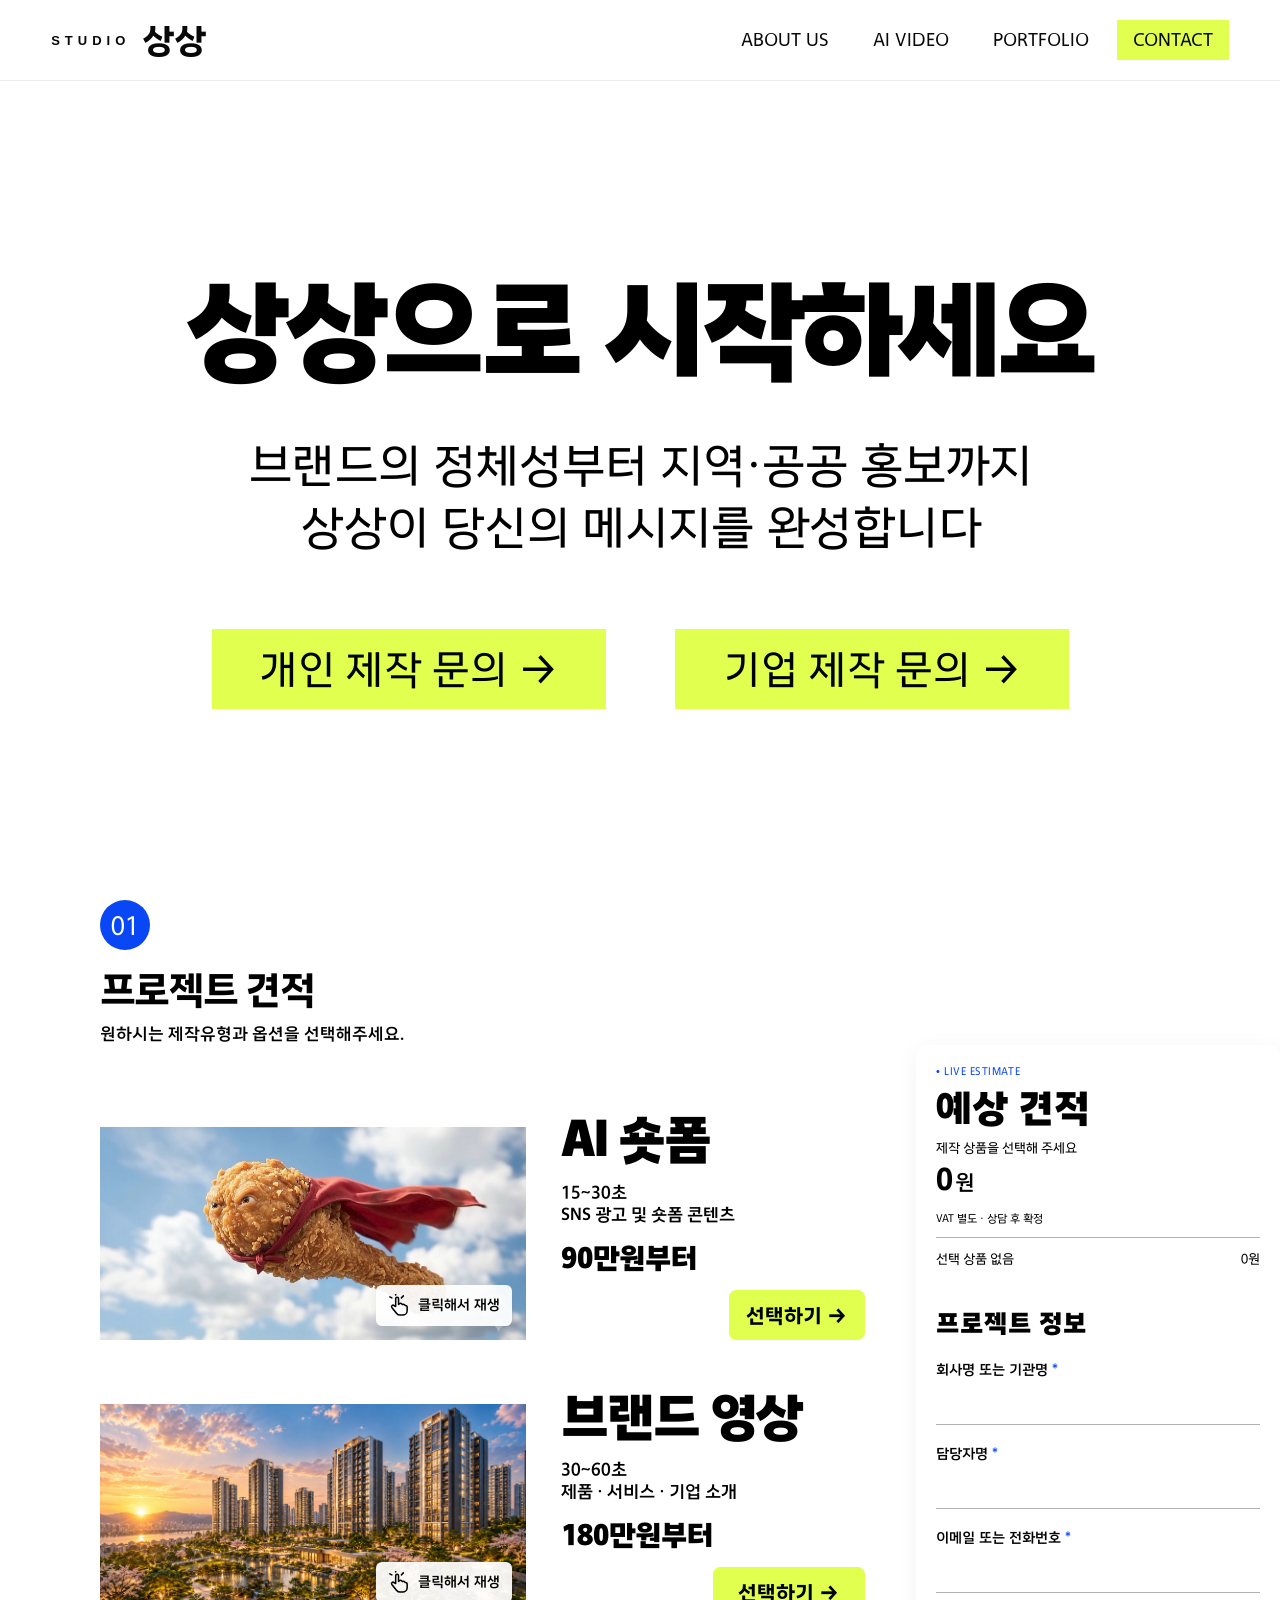
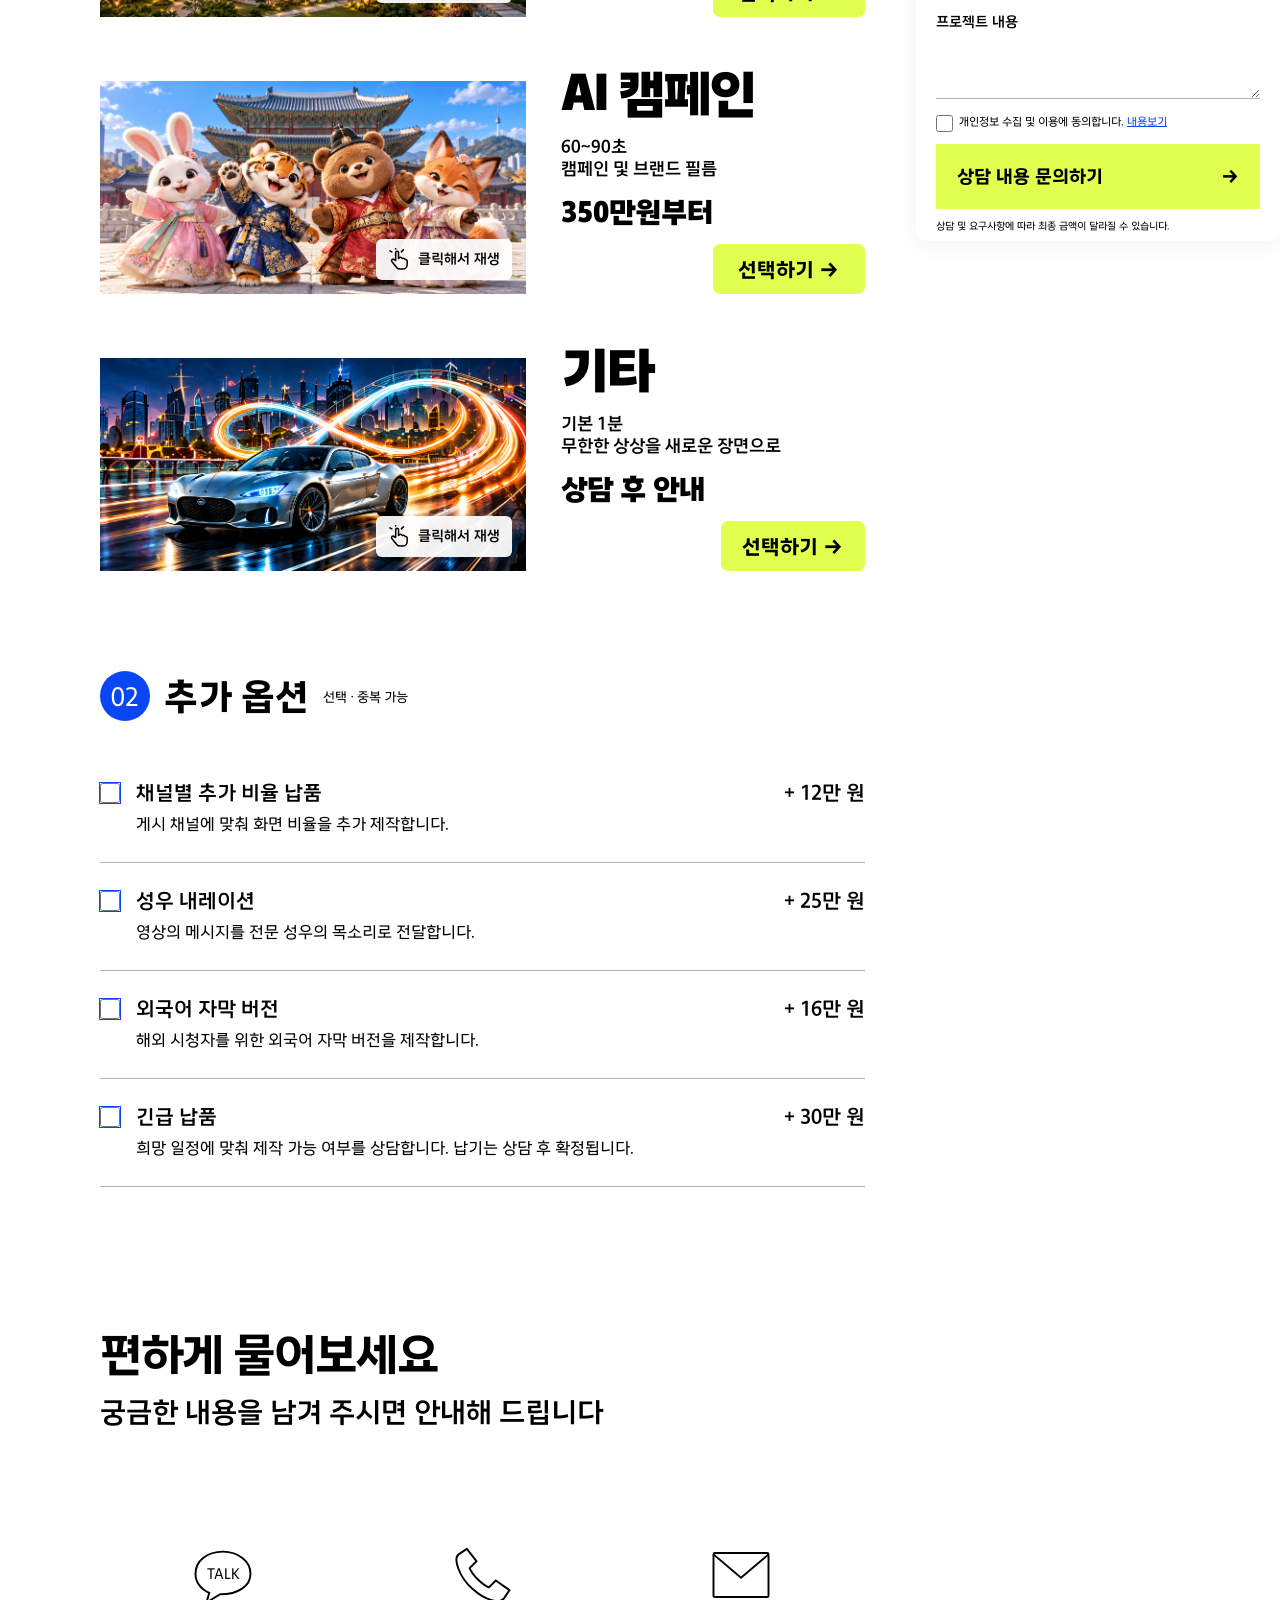
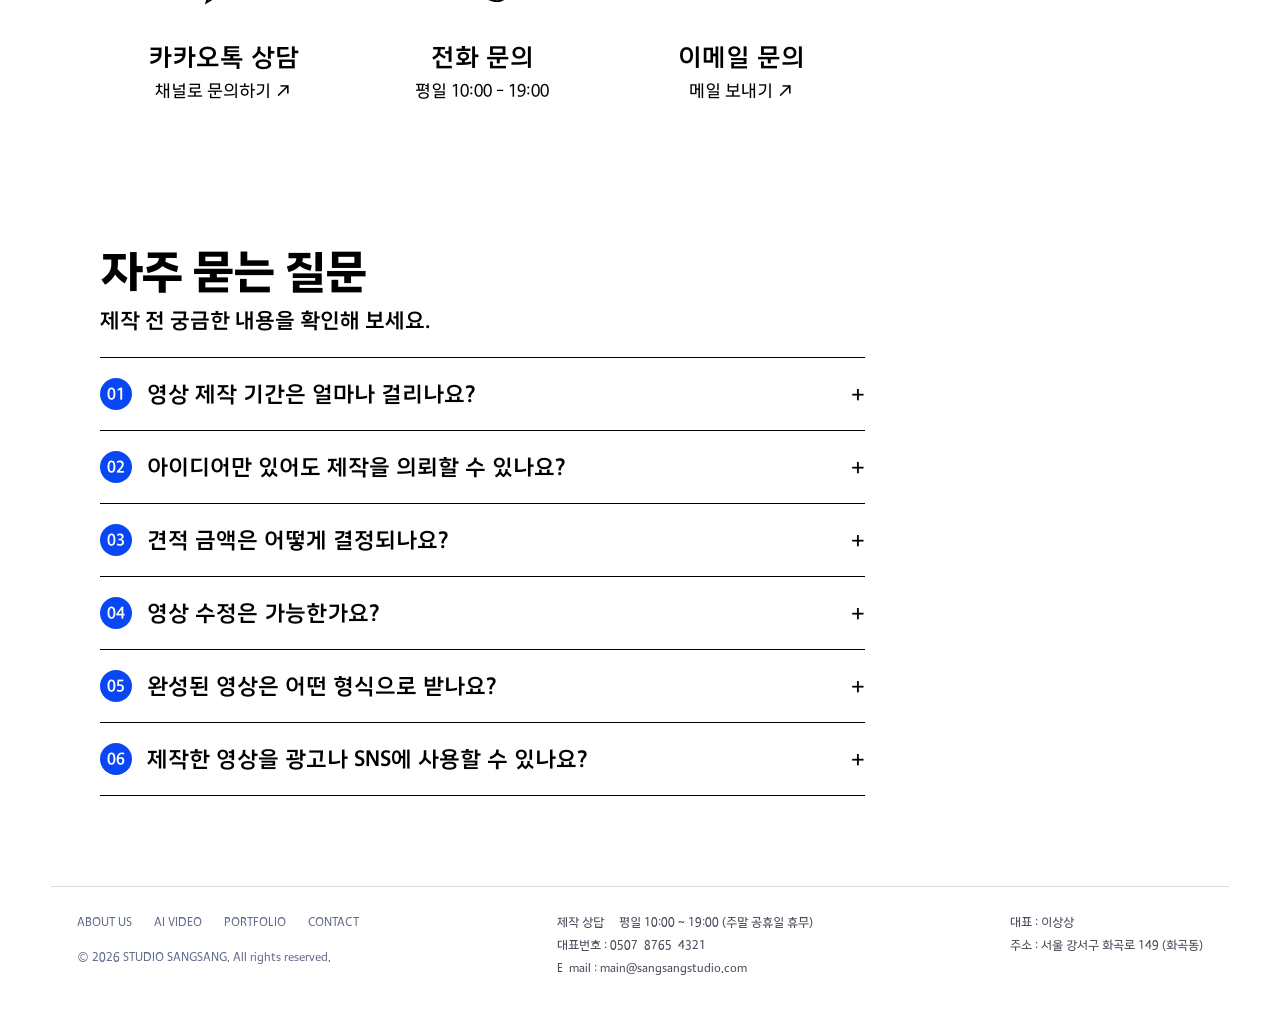
<file: STUDIO상상_홈페이지_소스/contact/corporate.html>
<!doctype html>
<html lang="ko"><head><meta charset="utf-8"><meta name="viewport" content="width=device-width,initial-scale=1"><title>기업 제작 문의 | 상상 스튜디오</title><meta name="description" content="기업과 기관을 위한 AI 영상 제작 견적을 확인하세요."><link rel="stylesheet" href="inquiry.css?v=20261017-15"><script src="inquiry-config.js?v=20261017-15" defer></script><script src="inquiry-pricing.js?v=20261017-15" defer></script><script src="inquiry.js?v=20261017-15" defer></script><link rel="stylesheet" href="../site-header.css"><script src="../site-header.js" defer></script></head><body data-site-page="contact"><main id="inquiry"></main><dialog id="modal" aria-labelledby="modal-title"><button class="modal-close" aria-label="닫기">×</button><div class="modal-heading"><span class="modal-symbol" aria-hidden="true"></span><p class="modal-eyebrow">상상 스튜디오</p></div><h2 id="modal-title"></h2><div id="modal-body"></div><div id="modal-actions"></div></dialog></body></html>
</file>
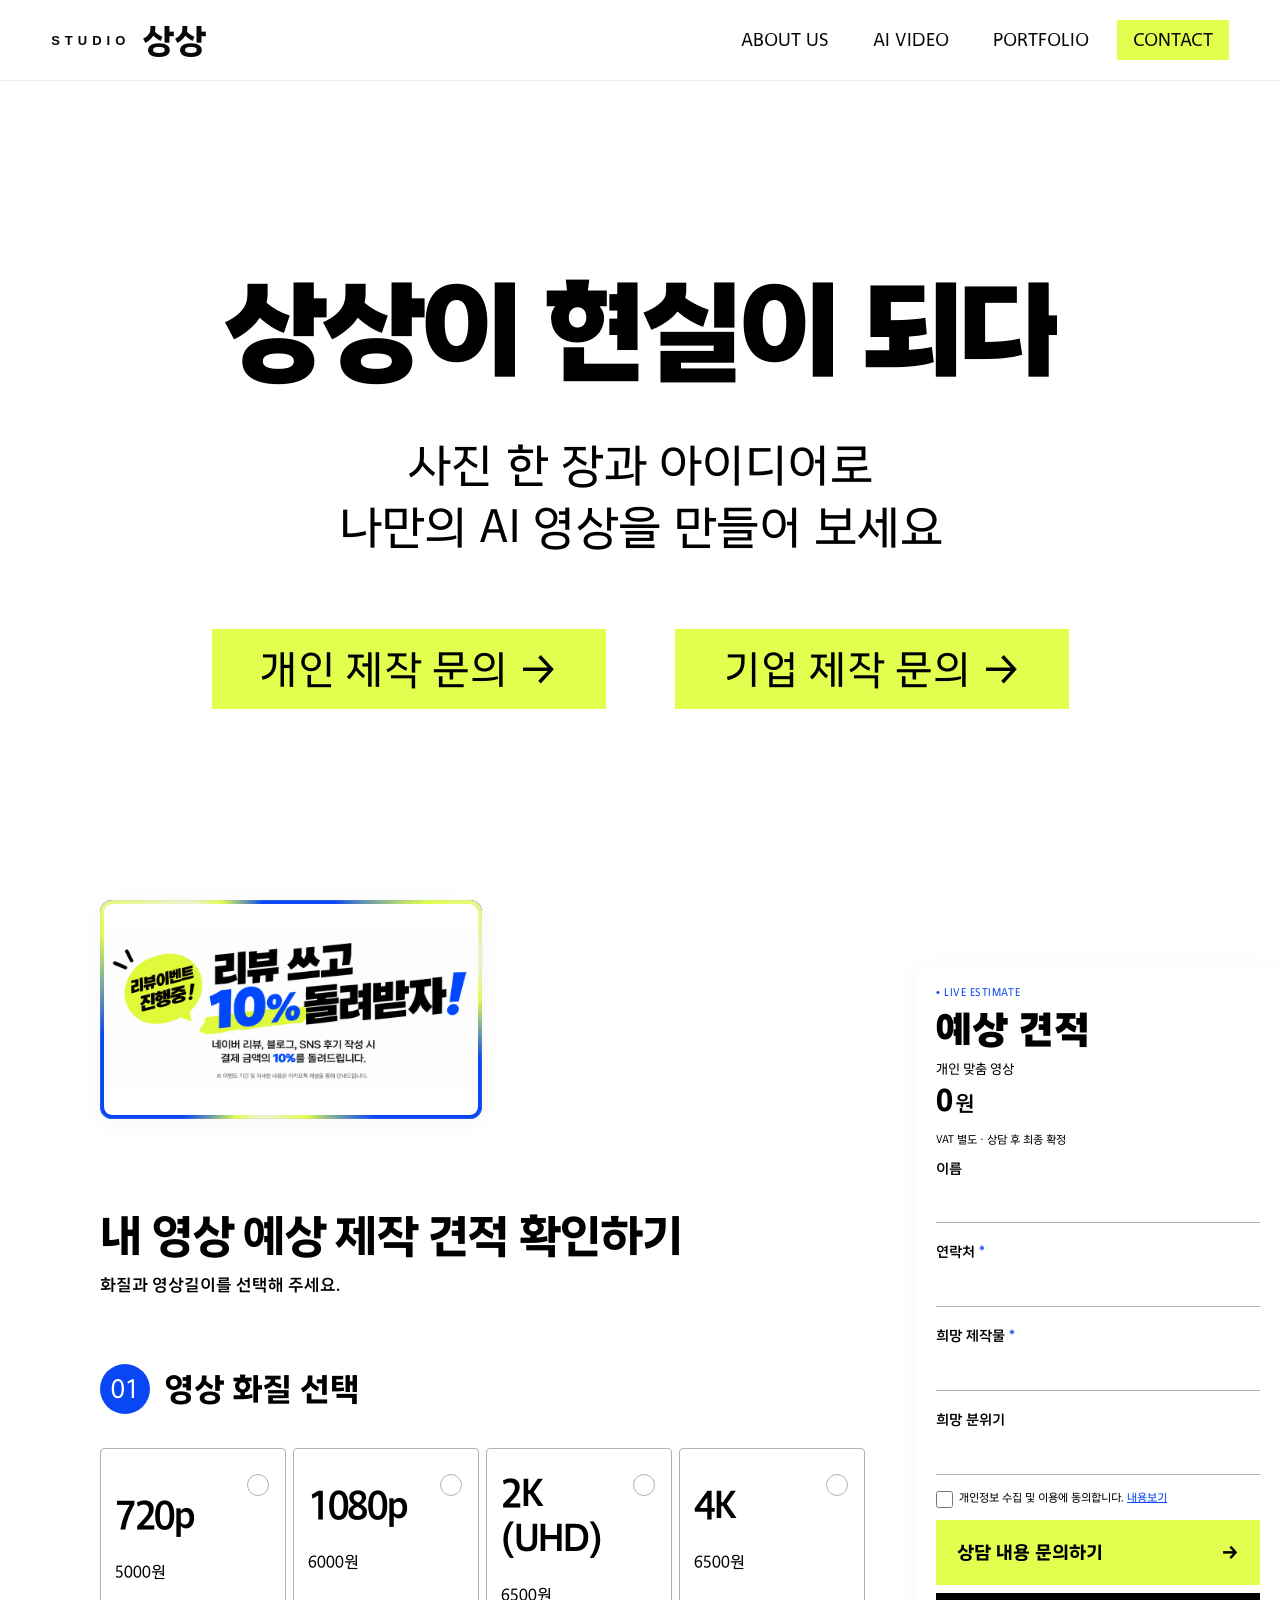
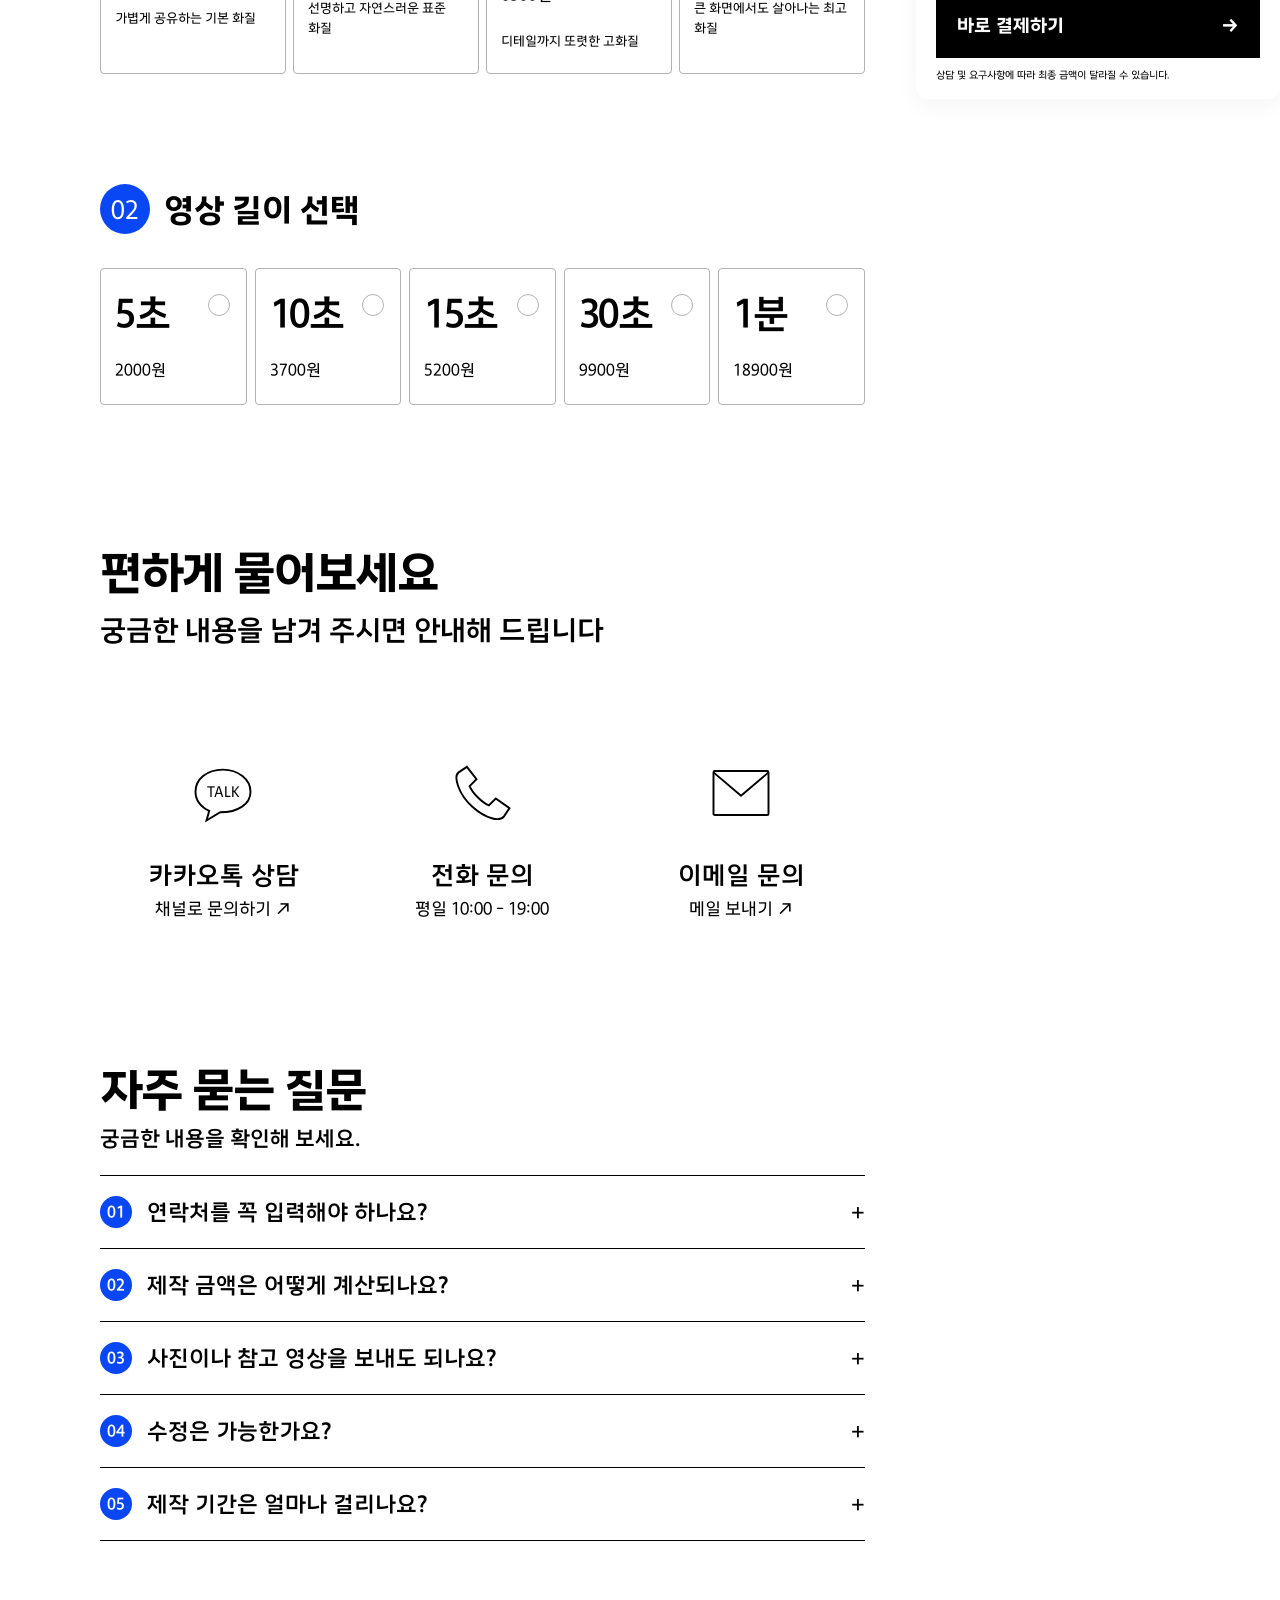
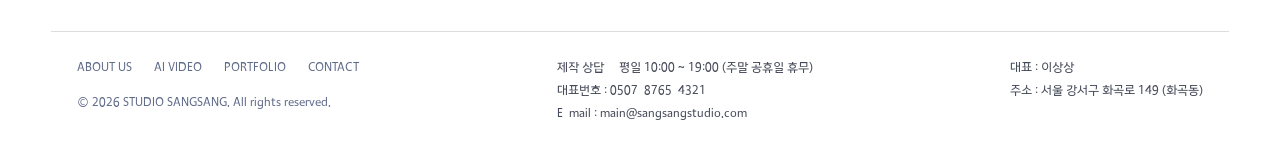
<file: STUDIO상상_홈페이지_소스/contact/personal.html>
<!doctype html>
<html lang="ko"><head><meta charset="utf-8"><meta name="viewport" content="width=device-width,initial-scale=1"><title>개인 제작 문의 | 상상 스튜디오</title><meta name="description" content="사진 한 장과 아이디어로 시작하는 AI 영상 제작 견적을 확인하세요."><link rel="stylesheet" href="inquiry.css?v=20261016-5"><script src="inquiry-config.js?v=20261016-5" defer></script><script src="inquiry-pricing.js?v=20261016-5" defer></script><script src="inquiry.js?v=20261016-5" defer></script><link rel="stylesheet" href="../site-header.css"><script src="../site-header.js" defer></script></head><body data-site-page="contact"><main id="inquiry"></main><dialog id="modal" aria-labelledby="modal-title"><button class="modal-close" aria-label="닫기">×</button><div class="modal-heading"><span class="modal-symbol" aria-hidden="true"></span><p class="modal-eyebrow">상상 스튜디오</p></div><h2 id="modal-title"></h2><div id="modal-body"></div><div id="modal-actions"></div></dialog></body></html>
</file>
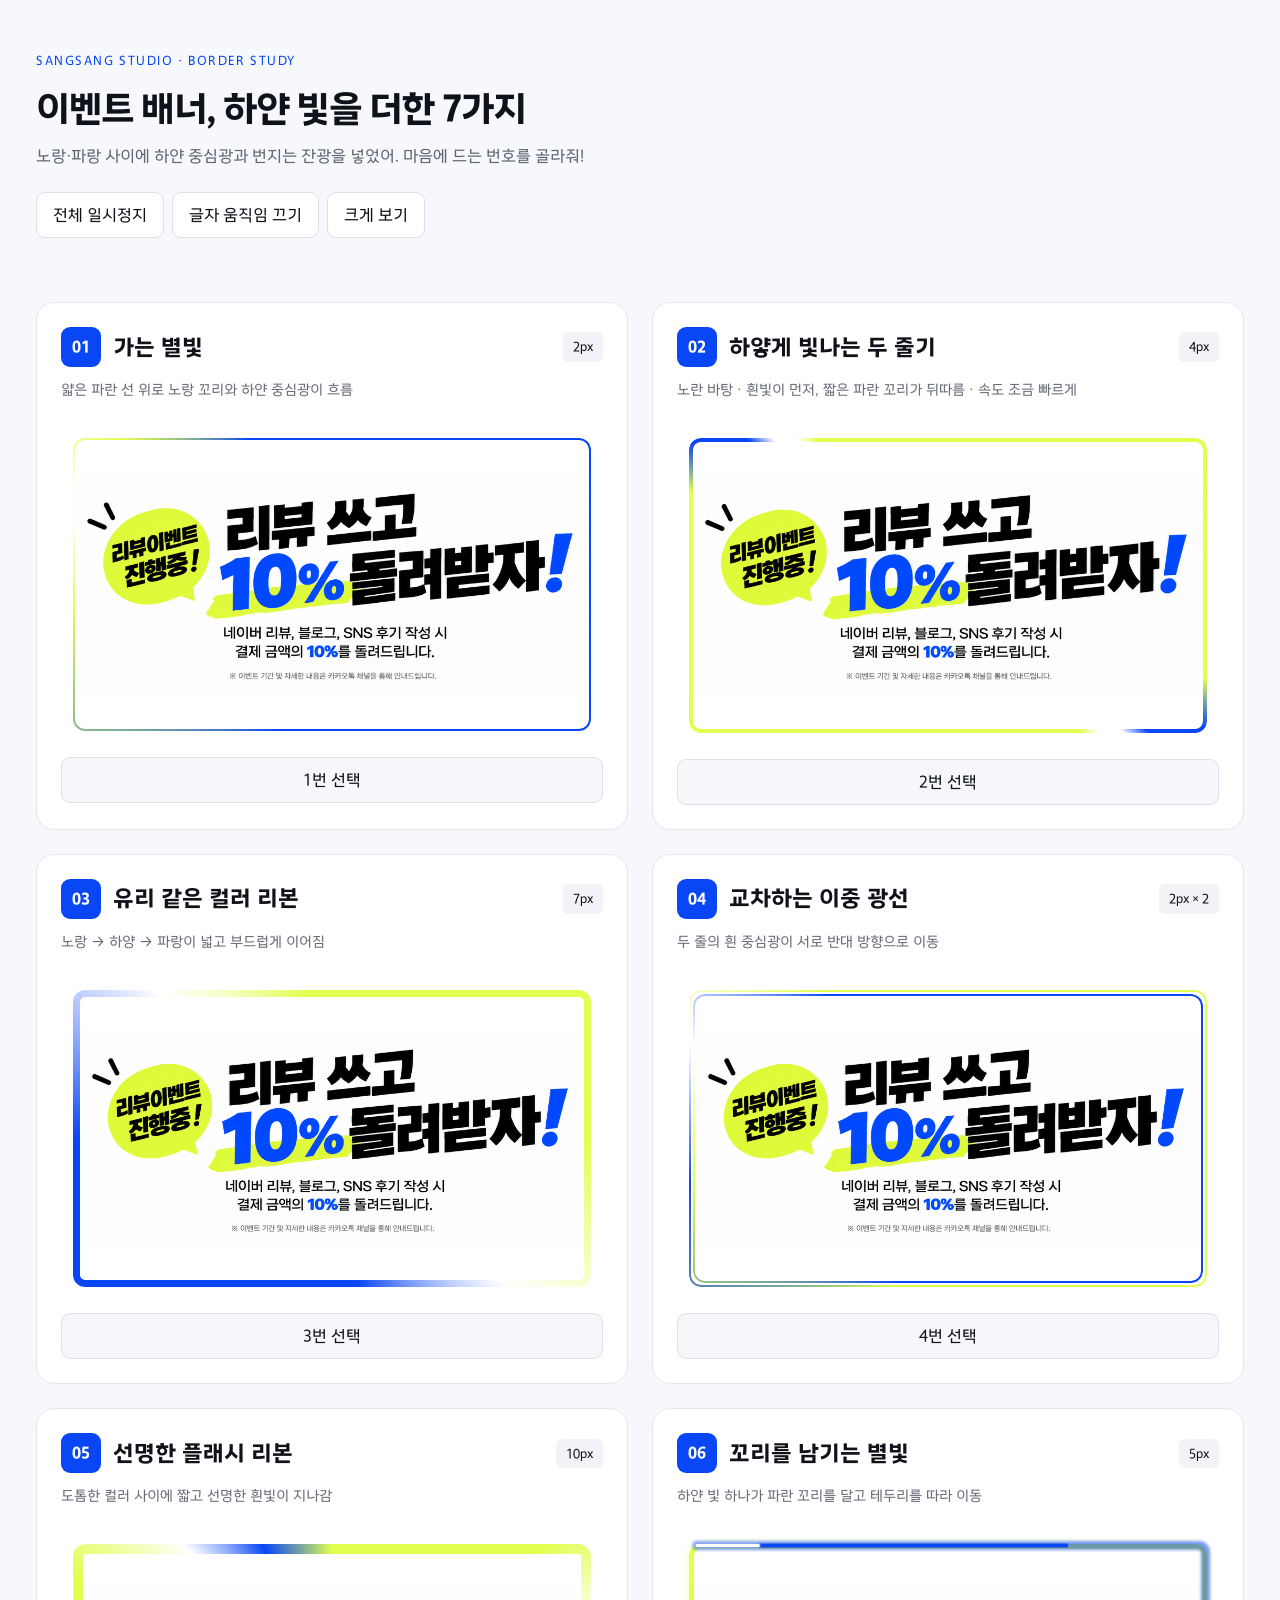
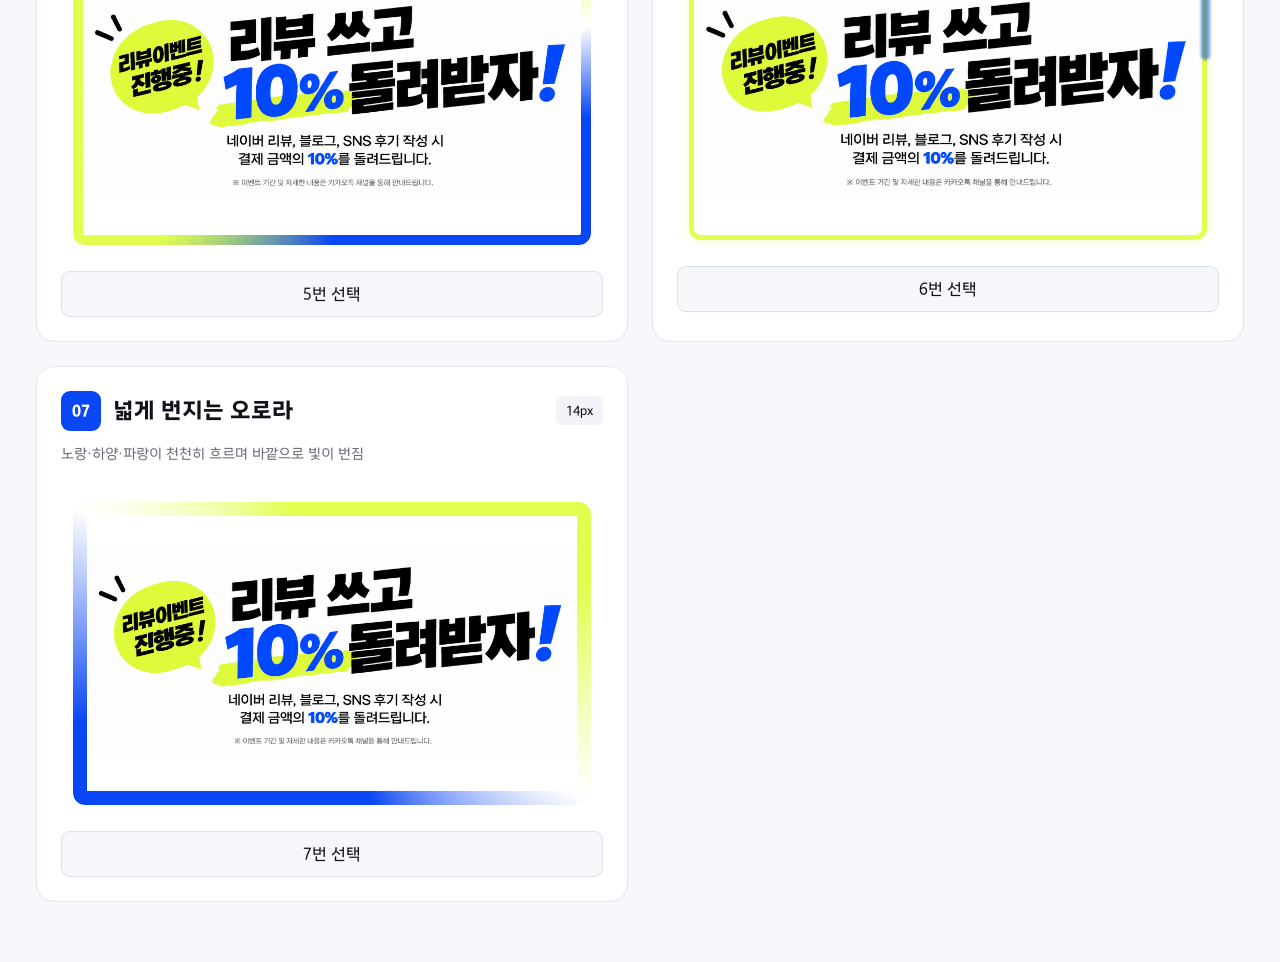
<file: STUDIO상상_홈페이지_소스/contact/이벤트배너_7가지_비교.html>
<!doctype html>
<html lang="ko">
<head>
<meta charset="utf-8"><meta name="viewport" content="width=device-width,initial-scale=1">
<title>이벤트 배너 · 빛 효과 7가지</title>
<style>
@font-face{font-family:Seoul;src:url('assets/SeoulAlrim-Medium.otf');font-weight:400 500;font-display:swap}
@font-face{font-family:Seoul;src:url('assets/SeoulAlrim-ExtraBold.otf');font-weight:800;font-display:swap}
*{box-sizing:border-box}body{margin:0;background:#f7f8fb;color:#10121a;font:16px/1.5 Seoul,sans-serif}
header{max-width:1600px;margin:auto;padding:48px 36px 28px}header small{color:#0a47f4;font-size:13px;letter-spacing:.12em}h1{font-size:36px;letter-spacing:-.04em;margin:10px 0 8px}header p{margin:0;color:#626774}
.toolbar{display:flex;gap:8px;flex-wrap:wrap;margin-top:24px}button{font:inherit;cursor:pointer;border:1px solid #dce0e8;background:#fff;border-radius:9px;padding:10px 16px;color:inherit}button:hover{border-color:#0a47f4}button:focus-visible{outline:3px solid #0a47f4;outline-offset:3px}.toolbar button[aria-pressed=true]{background:#10121a;color:#fff;border-color:#10121a}
main{max-width:1600px;margin:auto;padding:0 36px 60px;display:grid;grid-template-columns:repeat(2,minmax(0,1fr));gap:24px}.card{background:#fff;border:1px solid #e3e6ec;border-radius:18px;padding:24px;min-width:0}.card.chosen{outline:3px solid #0a47f4;outline-offset:1px}.card-head{display:flex;align-items:center;gap:12px;margin-bottom:12px}.number{background:#0a47f4;color:#fff;border-radius:9px;width:40px;height:40px;display:grid;place-items:center;font-weight:800;flex:none}h2{font-size:22px;margin:0;font-weight:800}.spec{margin-left:auto;background:#f1f3f7;padding:5px 10px;border-radius:6px;font-size:13px;white-space:nowrap}.description{color:#6a6f7a;margin:0 0 18px;font-size:14px}.stage{padding:20px 12px 26px}.select{width:100%;padding:10px;background:#f6f7fa}.chosen .select{color:#fff;background:#0a47f4;border-color:#0a47f4}#choice{min-height:24px;margin-top:12px;color:#0a47f4;font-weight:800}
@property --a{syntax:"<angle>";inherits:true;initial-value:0deg}
.frame{--w:3px;--blur:5px;--a:0deg;position:relative;isolation:isolate;padding:var(--w);border-radius:12px;background:#fff;--rim:conic-gradient(from var(--a),#e0ff4f,#0a47f4,#e0ff4f);animation:orbit 5s linear infinite}
.rim,.glow{position:absolute;inset:0;border-radius:inherit;pointer-events:none;padding:var(--w);background:var(--rim);-webkit-mask:linear-gradient(#fff 0 0) content-box,linear-gradient(#fff 0 0);-webkit-mask-composite:xor;mask:linear-gradient(#fff 0 0) content-box,linear-gradient(#fff 0 0);mask-composite:exclude;z-index:2}.glow{filter:blur(var(--blur));opacity:.65;z-index:-1}.art{position:relative;background:#fff;overflow:hidden;border-radius:calc(12px - var(--w));z-index:1}.art svg{display:block;width:100%;height:auto}.headline{animation:hop 3.2s ease-in-out infinite}
@keyframes orbit{to{--a:360deg}}@keyframes hop{0%,8%,48%,100%{transform:translateY(0)}19%{transform:translateY(-22px)}29%{transform:translateY(5px)}38%{transform:translateY(-10px)}}
/* 흰색 중심광을 더한 두 번째 시안 */
.v1{--w:2px;--blur:4px;animation-duration:5s;--rim:conic-gradient(from var(--a),#0a47f4 0deg,#0a47f4 200deg,#e0ff4f 265deg,#fff 285deg,#fff 290deg,#e0ff4f 305deg,#0a47f4 330deg,#0a47f4 360deg)}.v1 .glow{opacity:.85}
.v2{--w:4px;--blur:6px;animation-duration:2.3s;--rim:conic-gradient(from var(--a),#e0ff4f 0deg,#e0ff4f 110deg,#0a47f4 119deg,#0a47f4 126deg,#fff 130deg,#fff 134deg,#e0ff4f 138deg,#e0ff4f 290deg,#0a47f4 299deg,#0a47f4 306deg,#fff 310deg,#fff 314deg,#e0ff4f 318deg,#e0ff4f 360deg)}
.v3{--w:7px;--blur:10px;animation-duration:5s;--rim:conic-gradient(from var(--a),#e0ff4f 0deg,#e0ff4f 90deg,#fff 130deg,#0a47f4 170deg,#0a47f4 270deg,#fff 310deg,#e0ff4f 350deg,#e0ff4f 360deg)}.v3 .glow{opacity:.9}
.v4{--w:7px;animation:none;background:#fff}.v4 .rim{padding:2px;--rim:conic-gradient(from var(--a),#e0ff4f 0deg,#e0ff4f 200deg,#0a47f4 260deg,#fff 290deg,#e0ff4f 320deg,#e0ff4f 360deg);animation:orbit 4s linear infinite}.v4 .glow{inset:4px;padding:2px;filter:none;opacity:1;z-index:2;--rim:conic-gradient(from var(--a),#0a47f4 0deg,#0a47f4 200deg,#e0ff4f 260deg,#fff 290deg,#0a47f4 320deg,#0a47f4 360deg);animation:orbit 4s linear infinite reverse}
.v5{--w:10px;--blur:8px;animation-duration:4s;--rim:conic-gradient(from var(--a),#e0ff4f 0deg,#e0ff4f 55deg,#fff 75deg,#0a47f4 95deg,#0a47f4 180deg,#e0ff4f 230deg,#e0ff4f 295deg,#fff 315deg,#0a47f4 335deg,#e0ff4f 360deg)}.v5 .glow{opacity:.7}
.v6{--w:5px;animation:none;background:#e0ff4f;box-shadow:0 0 12px #e0ff4f55}.v6 .rim,.v6 .glow{display:none}.track{position:absolute;inset:0;width:100%;height:100%;z-index:2;overflow:visible;pointer-events:none}.track rect{fill:none;stroke:#0a47f4;stroke-width:4px;vector-effect:non-scaling-stroke;stroke-dasharray:12 88;stroke-linecap:round;animation:dash 3.6s linear infinite}.track .trail{stroke-width:9px;stroke-dasharray:20 80;opacity:.55;filter:blur(3px)}.track .head{stroke:#fff;stroke-width:3px;stroke-dasharray:2 98;filter:drop-shadow(0 0 3px #fff)}@keyframes dash{to{stroke-dashoffset:-100}}
.v7{--w:14px;--blur:16px;animation:orbit 9s linear infinite,neon 4.5s ease-in-out infinite;--rim:conic-gradient(from var(--a),#e0ff4f 0deg,#e0ff4f 75deg,#fff 120deg,#0a47f4 165deg,#0a47f4 255deg,#fff 300deg,#e0ff4f 345deg,#e0ff4f 360deg)}.v7 .glow{animation:breathe 4.5s ease-in-out infinite}@keyframes neon{0%,100%{box-shadow:0 0 8px #e0ff4f22,0 0 8px #0a47f422}50%{box-shadow:-5px 0 24px #e0ff4f77,5px 0 24px #0a47f466}}@keyframes breathe{0%,100%{opacity:.35}50%{opacity:1}}
body.paused *,body.paused *::before,body.paused *::after{animation-play-state:paused!important}body.no-bounce .headline{animation:none!important}body.wide main{grid-template-columns:1fr;max-width:1000px}
@media(max-width:850px){header{padding:28px 18px 22px}h1{font-size:28px}main{grid-template-columns:1fr;padding:0 18px 40px;gap:18px}.card{padding:18px}.stage{padding:18px 7px 24px}h2{font-size:19px}.spec{font-size:12px}}
</style>
</head>
<body>
<header><small>SANGSANG STUDIO · BORDER STUDY</small><h1>이벤트 배너, 하얀 빛을 더한 7가지</h1><p>노랑·파랑 사이에 하얀 중심광과 번지는 잔광을 넣었어. 마음에 드는 번호를 골라줘!</p><div class="toolbar"><button id="pause" aria-pressed="false">전체 일시정지</button><button id="bounce" aria-pressed="false">글자 움직임 끄기</button><button id="wide" aria-pressed="false">크게 보기</button></div><div id="choice" role="status" aria-live="polite"></div></header>
<main id="samples"></main>
<script>
const options=[
 ['가는 별빛','2px','얇은 파란 선 위로 노랑 꼬리와 하얀 중심광이 흐름'],
 ['하얗게 빛나는 두 줄기','4px','노란 바탕 · 흰빛이 먼저, 짧은 파란 꼬리가 뒤따름 · 속도 조금 빠르게'],
 ['유리 같은 컬러 리본','7px','노랑 → 하양 → 파랑이 넓고 부드럽게 이어짐'],
 ['교차하는 이중 광선','2px × 2','두 줄의 흰 중심광이 서로 반대 방향으로 이동'],
 ['선명한 플래시 리본','10px','도톰한 컬러 사이에 짧고 선명한 흰빛이 지나감'],
 ['꼬리를 남기는 별빛','5px','하얀 빛 하나가 파란 꼬리를 달고 테두리를 따라 이동'],
 ['넓게 번지는 오로라','14px','노랑·하양·파랑이 천천히 흐르며 바깥으로 빛이 번짐']
];
function artwork(n){return `<svg viewBox="0 0 1920 1080" width="1920" height="1080" role="img" aria-label="리뷰 쓰고 10% 돌려받자! 네이버 리뷰, 블로그, SNS 후기 작성 시 결제 금액의 10%를 돌려드립니다. 이벤트 기간과 자세한 내용은 카카오톡 채널을 통해 안내드립니다."><defs><clipPath id="still-${n}"><path clip-rule="evenodd" d="M0 0H1920V1080H0Z M530 180H1885V680H475V610L530 570Z"/></clipPath><clipPath id="headline-${n}"><path d="M530 180H1885V680H475V610L530 570Z"/></clipPath></defs><image href="assets/review-event.png" width="1920" height="1080" clip-path="url(#still-${n})"/><g class="headline"><g clip-path="url(#headline-${n})"><image href="assets/review-event.png" width="1920" height="1080"/></g></g></svg>`}
document.querySelector('#samples').innerHTML=options.map(([name,width,description],i)=>{const n=i+1;return `<article class="card" id="sample-${n}"><div class="card-head"><span class="number">0${n}</span><h2>${name}</h2><span class="spec">${width}</span></div><p class="description">${description}</p><div class="stage"><div class="frame v${n}"><span class="rim" aria-hidden="true"></span><span class="glow" aria-hidden="true"></span><div class="art">${artwork(n)}</div>${n===6?'<svg class="track" viewBox="0 0 1000 562.5" preserveAspectRatio="none" aria-hidden="true"><rect x="3" y="3" width="994" height="556.5" rx="12" pathLength="100" class="trail"/><rect x="3" y="3" width="994" height="556.5" rx="12" pathLength="100"/><rect x="3" y="3" width="994" height="556.5" rx="12" pathLength="100" class="head"/></svg>':''}</div></div><button class="select" data-pick="${n}" aria-pressed="false">${n}번 선택</button></article>`}).join('');
for(const [id,cls,on,off] of [['pause','paused','전체 일시정지','다시 재생'],['bounce','no-bounce','글자 움직임 끄기','글자 움직임 켜기'],['wide','wide','크게 보기','나란히 보기']])document.getElementById(id).addEventListener('click',e=>{const active=document.body.classList.toggle(cls);e.currentTarget.setAttribute('aria-pressed',active);e.currentTarget.textContent=active?off:on});
document.querySelector('#samples').addEventListener('click',e=>{const button=e.target.closest('[data-pick]');if(!button)return;const n=Number(button.dataset.pick);document.querySelectorAll('.card').forEach(card=>card.classList.toggle('chosen',card.id==='sample-'+n));document.querySelectorAll('[data-pick]').forEach(b=>{const picked=b===button;b.setAttribute('aria-pressed',picked);b.textContent=b.dataset.pick+'번 '+(picked?'선택됨 ✓':'선택')});document.querySelector('#choice').textContent=n+'번 · '+options[n-1][0]+' 선택됨';});
</script>
</body>
</html>
</file>
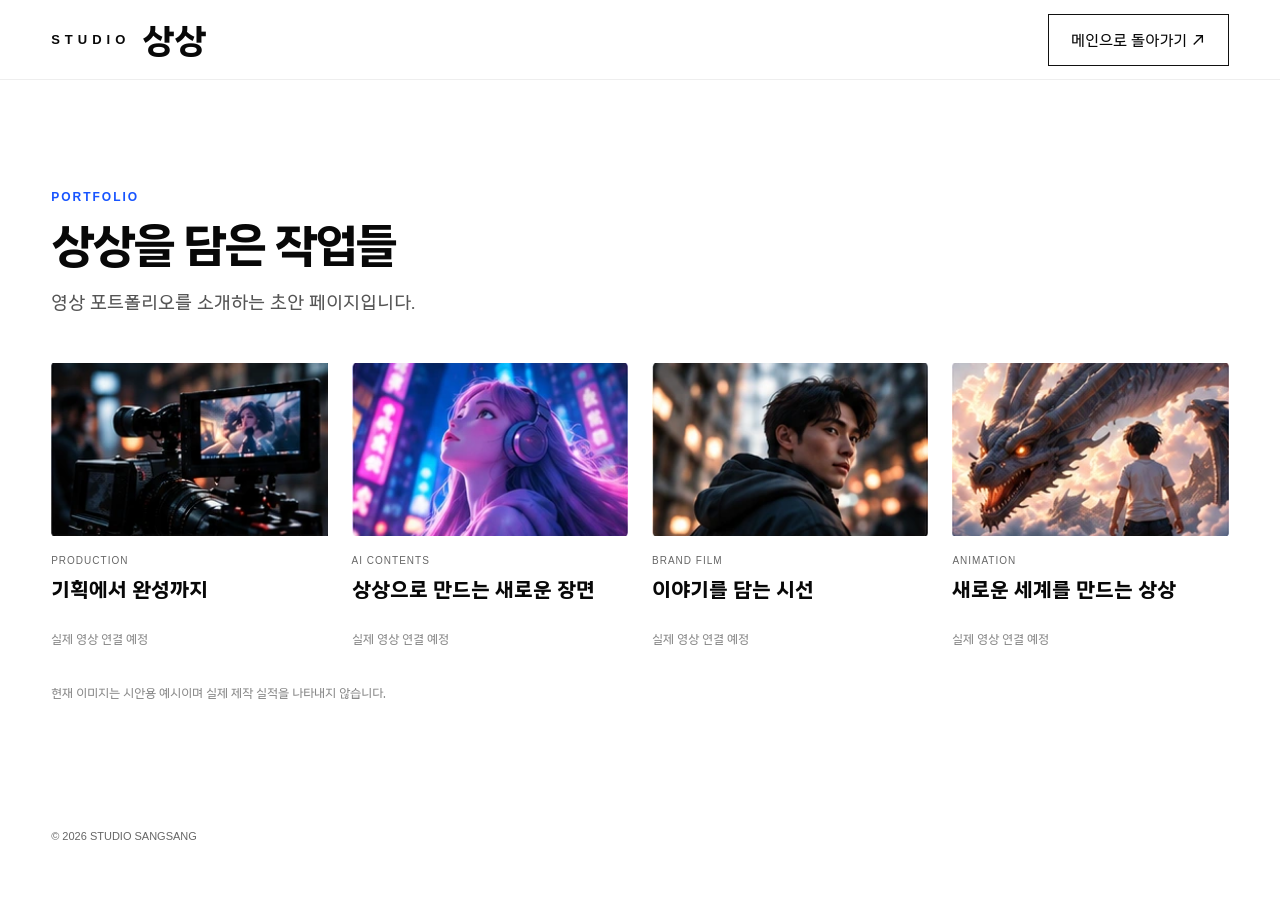
<file: STUDIO상상_홈페이지_소스/main/portfolio.html>
<!doctype html><html lang="ko"><head><meta charset="utf-8"><meta name="viewport" content="width=device-width,initial-scale=1"><title>포트폴리오 | 스튜디오 상상</title><meta name="description" content="기획부터 AI 영상 제작까지. 당신의 상상을 영상으로 만드는 스튜디오 상상."><style>
@font-face{font-family:Seoul;src:url('assets/Seoul-Medium.ttf') format('truetype');font-weight:400;font-display:swap}@font-face{font-family:Seoul;src:url('assets/Seoul-ExtraBold.ttf') format('truetype');font-weight:800;font-display:swap}*{box-sizing:border-box}html{scroll-behavior:smooth;scroll-padding-top:84px}body{margin:0;font-family:Seoul,Arial,sans-serif;color:#080808;background:#fff}button,a{-webkit-tap-highlight-color:transparent}a{color:inherit;text-decoration:none}button{font:inherit;cursor:pointer}header{height:80px;padding:0 4%;display:flex;align-items:center;justify-content:space-between;background:#fff;position:sticky;top:0;z-index:10;border-bottom:1px solid #eee}.logo{display:flex;align-items:center;gap:12px}.logo span{font:800 13px Arial;letter-spacing:5px}.logo strong{font-size:34px;font-weight:800}nav{display:flex;gap:22px;align-items:center}nav a{font:12px Arial;padding:12px 16px}nav a.active{background:#e0ff4f;font-weight:bold}.hero{position:relative;min-height:calc(100svh - 80px);max-height:960px;display:flex;align-items:center;overflow:hidden}.hero>img{position:absolute;right:0;top:0;width:75%;height:100%;object-fit:cover}.hero:after{content:'';position:absolute;inset:0;background:linear-gradient(90deg,#fff 3%,#fff 19%,rgba(255,255,255,.95) 26%,transparent 48%)}.hero-content{position:relative;z-index:1;padding:70px 4%;width:52%}h1{font-size:clamp(45px,5.3vw,88px);line-height:1.06;letter-spacing:-.065em;margin:0 0 28px;font-weight:800}.hero p{font-size:clamp(18px,1.7vw,27px);line-height:1.6}.cta{border:0;background:#e0ff4f;display:inline-flex;align-items:center;justify-content:space-between;gap:35px;font-weight:800;padding:16px 23px;min-width:225px}.cta:hover{background:#c8ec25}.partner{text-align:center;padding:110px 4% 105px}.partner h2{font-size:clamp(32px,4vw,62px);line-height:1.12;letter-spacing:-.055em;margin:0;font-weight:800}.brands{display:grid;grid-template-columns:repeat(6,1fr);margin:85px auto 70px;max-width:1400px;align-items:center}.brands span{font:bold clamp(15px,2.1vw,30px) Arial;letter-spacing:-1px;border-right:1px solid #ccc;padding:15px 5px}.brands span:last-child{border:0}.partner p{font-size:clamp(20px,2.5vw,35px);line-height:1.5;margin:0}.intro{padding:10px 4% 90px;text-align:center}.intro h2{font-size:clamp(30px,4.2vw,64px);color:#124eff;margin:0;font-weight:800;letter-spacing:-.045em}.intro p{margin:10px auto 0;text-align:right;max-width:1100px;font-size:25px}.services{max-width:1600px;margin:auto}.service{display:grid;grid-template-columns:1fr 1.15fr;gap:50px;padding:35px 4%;align-items:center;border-top:1px solid #eee;min-height:330px}.service.reverse{grid-template-columns:1.15fr 1fr}.service img{width:100%;aspect-ratio:2.15;object-fit:cover;border-radius:4px;display:block}.service.reverse img{order:-1}.service h3{font-size:clamp(28px,3.3vw,50px);letter-spacing:-.06em;line-height:1.1;margin:0 0 13px;font-weight:800}.service h3 span{border-bottom:5px solid #1754ff;padding-bottom:7px;display:inline-block}.label{color:#1754ff;font:bold 12px Arial;letter-spacing:2px;margin:20px 0 15px}.service p{font-size:clamp(16px,1.45vw,22px);line-height:1.6;margin:0}.end{padding:85px 4%;text-align:center;background:#fafafa;margin-top:55px}.end h2{font-size:clamp(27px,3vw,42px);margin:0 0 25px;font-weight:800}footer{padding:28px 4%;display:flex;justify-content:space-between;font:11px Arial;color:#666}dialog{border:0;padding:40px;max-width:470px;width:calc(100% - 40px);box-shadow:0 20px 100px #0003}dialog::backdrop{background:#0006}dialog h2{font-size:26px;margin-top:0}dialog p{line-height:1.8}dialog button{margin-top:15px}a:focus-visible,button:focus-visible{outline:3px solid #1754ff;outline-offset:4px}@media(max-width:750px){header{height:67px}.logo span{font-size:9px;letter-spacing:2px}.logo strong{font-size:27px}nav{gap:0}nav a{font-size:9px;padding:10px 6px}nav a:first-child{display:none}.hero{min-height:750px;align-items:flex-start}.hero>img{width:100%;height:55%;top:auto;bottom:0}.hero:after{background:linear-gradient(#fff 0%,#fff 40%,transparent 62%)}.hero-content{width:100%;padding-top:50px}h1{font-size:52px}.partner{padding:75px 5%}.brands{grid-template-columns:repeat(3,1fr);gap:24px 0;margin:55px 0}.brands span:nth-child(3){border:0}.partner p br{display:none}.intro{padding:5px 5% 50px}.intro p{font-size:19px}.service,.service.reverse{grid-template-columns:1fr;gap:25px;padding:36px 5%}.service.reverse img{order:0}.service img{aspect-ratio:1.9}.service h3{font-size:34px}footer{gap:20px;flex-wrap:wrap}}@media(prefers-reduced-motion:reduce){html{scroll-behavior:auto}}
nav button{font:12px Arial;padding:12px 16px;border:0;background:transparent;color:#080808}nav button:hover{color:#1754ff}.brands{margin-bottom:28px}.mid-brands{grid-template-columns:repeat(3,1fr);max-width:950px;margin:0 auto 70px}.mid-brands span{font:800 clamp(18px,2vw,28px) Seoul,Arial}.reality{display:inline-block;position:relative;white-space:nowrap}.studio-caption{position:absolute;top:100%;right:0;font-size:clamp(18px,2vw,25px);line-height:1.5;color:#080808;letter-spacing:0;font-weight:400;white-space:nowrap}.intro{padding-bottom:110px}@media(max-width:750px){nav button{font-size:9px;padding:10px 6px}.brands{margin-bottom:28px}.mid-brands{margin:0 auto 50px;gap:0}.mid-brands span{font-size:18px}.intro{padding-bottom:75px}nav a:first-child{display:inline-block}}.portfolio-section,.contact-section{padding:90px 4%;max-width:1600px;margin:auto}.section-head{display:flex;align-items:center;justify-content:space-between;gap:30px;margin-bottom:45px}.section-head .label{margin-top:0}.section-head h2{font-size:clamp(32px,3.6vw,55px);font-weight:800;letter-spacing:-.05em;margin:0 0 17px}.section-head p{font-size:18px;line-height:1.6;color:#555;margin:0}.outline-link{border:1px solid #111;padding:16px 22px;display:flex;gap:30px;white-space:nowrap;font-size:15px}.outline-link:hover{background:#e0ff4f}.portfolio-grid{display:grid;grid-template-columns:repeat(4,1fr);gap:24px}.thumbnail{position:relative;overflow:hidden;background:#eee}.thumbnail img{width:100%;aspect-ratio:16/10;object-fit:cover;display:block;transition:transform .3s}.portfolio-card:hover img{transform:scale(1.04)}.thumb-arrow{position:absolute;right:12px;bottom:12px;background:#e0ff4f;width:36px;height:36px;display:grid;place-items:center;font-size:23px}.card-meta{display:flex;justify-content:space-between;font:10px Arial;letter-spacing:1px;color:#666;margin:19px 0 10px}.card-meta span{font-family:Seoul;letter-spacing:0}.portfolio-card h3{font-size:20px;line-height:1.4;margin:0;font-weight:800}.preview-note{font-size:12px;color:#888;margin-top:28px}.contact-section{border-top:1px solid #eee}.contact-layout{display:grid;grid-template-columns:1.2fr 1fr;gap:60px}.location-preview{position:relative;min-height:380px;background:#f3f4f1;overflow:hidden;display:flex;align-items:center;justify-content:center}.map-grid{position:absolute;inset:-40px;opacity:.6;background:repeating-linear-gradient(0deg,transparent 0 66px,#fff 66px 82px),repeating-linear-gradient(90deg,transparent 0 95px,#fff 95px 111px);transform:rotate(-17deg)}.map-marker{position:relative;display:grid;text-align:center;gap:10px;background:#fff;padding:26px 34px;box-shadow:0 8px 30px #0001}.map-marker>span{color:#1754ff;font-size:34px}.map-marker strong{font-size:23px}.map-marker small{font-size:13px;color:#777}.map-note{position:absolute;bottom:18px;font-size:12px;color:#777}.contact-details{display:grid;gap:26px;align-content:center}.detail-block{border-bottom:1px solid #eee;padding-bottom:24px}.detail-block:last-child{border:0}.detail-label{font:11px Arial;letter-spacing:2px;color:#1754ff}.detail-block h3{font-size:23px;margin:10px 0 14px;font-weight:800}.detail-block p{font-size:18px;margin:0 0 9px}.detail-block small{font-size:13px;color:#777;line-height:1.6}@media(max-width:900px){.portfolio-grid{grid-template-columns:repeat(2,1fr)}.contact-layout{gap:30px}}@media(max-width:600px){.portfolio-section,.contact-section{padding:60px 5%}.section-head{align-items:flex-start;flex-direction:column}.portfolio-grid{gap:25px 16px}.portfolio-card h3{font-size:17px}.contact-layout{grid-template-columns:1fr}.location-preview{min-height:300px}.section-head p{font-size:16px}}</style></head><body><header><a class="logo" href="index.html"><span>STUDIO</span><strong>상상</strong></a><a class="outline-link" href="index.html#portfolio">메인으로 돌아가기 ↗</a></header><main><section class="portfolio-section"><div class="label">PORTFOLIO</div><div class="section-head"><div><h2>상상을 담은 작업들</h2><p>영상 포트폴리오를 소개하는 초안 페이지입니다.</p></div></div><div class="portfolio-grid"><article class="portfolio-card" id="work-1"><div class="thumbnail"><img src="assets/portfolio-1.webp" alt="영상 제작 시안용 썸네일"></div><div class="card-meta">PRODUCTION</div><h3>기획에서 완성까지</h3><p class="preview-note">실제 영상 연결 예정</p></article><article class="portfolio-card" id="work-2"><div class="thumbnail"><img src="assets/portfolio-2.webp" alt="AI 콘텐츠 시안용 썸네일"></div><div class="card-meta">AI CONTENTS</div><h3>상상으로 만드는 새로운 장면</h3><p class="preview-note">실제 영상 연결 예정</p></article><article class="portfolio-card" id="work-3"><div class="thumbnail"><img src="assets/portfolio-3.webp" alt="브랜드 필름 시안용 썸네일"></div><div class="card-meta">BRAND FILM</div><h3>이야기를 담는 시선</h3><p class="preview-note">실제 영상 연결 예정</p></article><article class="portfolio-card" id="work-4"><div class="thumbnail"><img src="assets/portfolio-4.webp" alt="애니메이션 시안용 썸네일"></div><div class="card-meta">ANIMATION</div><h3>새로운 세계를 만드는 상상</h3><p class="preview-note">실제 영상 연결 예정</p></article></div><p class="preview-note">현재 이미지는 시안용 예시이며 실제 제작 실적을 나타내지 않습니다.</p></section></main><footer>© 2026 STUDIO SANGSANG</footer></body></html>
</file>
<file: STUDIO상상_홈페이지_소스/ai-video/css_01.css>
:root{--lime:#e0ff4f;--ink:#000;--line:#ddd}*{box-sizing:border-box}html{scroll-behavior:smooth;scroll-padding-top:95px}body{margin:0;background:#fff;color:#000;font-family:SeoulNotice,sans-serif;line-height:1.65}button,input,textarea{font:inherit}a{color:inherit;text-decoration:none}button,a{ -webkit-tap-highlight-color:transparent}button:focus-visible,a:focus-visible{outline:3px solid #777;outline-offset:5px}.wrap{max-width:1280px;margin:auto;padding:0 44px}header{position:sticky;top:0;background:#fffffff2;backdrop-filter:blur(15px);z-index:20;border-bottom:1px solid #eee}.bar{height:90px;display:flex;align-items:center;justify-content:space-between;gap:20px}.logo{font-weight:700;font-size:26.4px;line-height:1.2}.logo small{display:block;font-size:11px;letter-spacing:2px;margin-top:7px}nav{display:flex;gap:15px;align-items:center}nav a{padding:10px 16px;font-size:14.3px;font-weight:bold}nav .active{background:var(--lime);color:#000;border-radius:0}.eyebrow{font-size:13.2px;letter-spacing:2px;font-weight:bold}.hero{padding-top:70px}.hero h1{font-size:clamp(50.6px,7.92vw,105.6px);font-weight:700;letter-spacing:-4px;line-height:1.2;margin:28px 0 22px}.hero h2{font-size:clamp(29.7px,3.74vw,48.4px);font-weight:700;letter-spacing:-1px;margin:0 0 24px}.sub{font-size:18.7px;color:#555;max-width:640px}.btn{display:inline-flex;align-items:center;justify-content:space-between;gap:50px;background:var(--lime);color:#000;padding:16px 23px;font-weight:bold;border:0;cursor:pointer}.hero .btn{margin:15px 0 36px}.visual{position:relative;margin:0;overflow:hidden;background:#eee}.visual img{width:100%;display:block;aspect-ratio:2.55;object-fit:cover}.visual figcaption{position:absolute;bottom:22px;left:25px;color:white;font-size:12.1px;letter-spacing:2px;background:#0009;padding:8px 13px}.visual .note{right:25px;left:auto}section{padding:80px 0;border-bottom:1px solid var(--line)}.section-head{display:grid;grid-template-columns:1fr 2fr;gap:35px;margin-bottom:40px}.section-head h2{font-size:clamp(28.6px,3.3vw,44px);line-height:1.4;letter-spacing:-1.5px;margin:0}.section-head p{color:#666;margin:17px 0 0;max-width:670px}.benefits{display:grid;grid-template-columns:repeat(3,1fr);gap:35px}.benefit{border-top:2px solid #000;padding-top:20px}.num{font-size:13.2px;color:#777}.benefit h3{font-size:23.1px;margin:15px 0 10px}.benefit p{font-size:15.4px;color:#666}.filters{display:flex;flex-wrap:wrap;gap:9px;margin:0 0 28px}.filters button{background:white;border:1px solid #ddd;padding:9px 17px;cursor:pointer}.filters button[aria-pressed=true]{background:var(--lime);border-color:var(--lime);color:black}.grid{display:grid;grid-template-columns:1fr 1fr;gap:36px 25px}.card img{width:100%;aspect-ratio:1.9;object-fit:cover;display:block;transition:transform .4s}.card .pic{overflow:hidden;background:#eee}.card:hover img{transform:scale(1.04)}.card h3{margin:18px 0 8px;font-size:24.2px}.card p{margin:0;color:#666;font-size:15.4px}.tag{font-size:12.1px;color:#666;letter-spacing:1px}.card[hidden]{display:none}.steps{display:grid;grid-template-columns:repeat(4,1fr);gap:25px}.step{border-top:1px solid #000;padding-top:18px}.step b{font-size:46.2px;font-weight:400}.step h3{margin:10px 0;font-size:19.8px}.step p{color:#666;font-size:14.3px}details{border-top:1px solid #ddd;padding:22px 0}details:last-child{border-bottom:1px solid #ddd}summary{cursor:pointer;font-weight:bold;list-style:none;display:flex;justify-content:space-between;gap:20px}summary:after{content:'+';font-size:24.2px;line-height:1}details[open] summary:after{content:'−'}details p{color:#666;font-size:15.4px;max-width:850px;padding-top:8px}.contact{background:var(--lime);margin:65px 0;padding:42px;display:flex;justify-content:space-between;align-items:center;gap:30px}.contact h2{font-size:33px;letter-spacing:-1px;margin:0 0 10px}.contact p{margin:0;font-size:15.4px}.contact .btn{background:#000;color:#fff;white-space:nowrap}footer{display:flex;justify-content:space-between;padding:30px 0 40px;border-top:1px solid #000;font-size:12.1px}dialog{border:1px solid #ddd;max-width:550px;width:calc(100% - 30px);padding:35px}dialog::backdrop{background:#0008}dialog h2{margin-top:0}dialog ul{padding-left:20px;color:#555}dialog .close{float:right;border:0;background:#eee;padding:5px 12px;cursor:pointer}.small{font-size:13.2px;color:#666}.top{position:fixed;bottom:20px;right:20px;background:#000;color:#fff;padding:10px 16px;font-size:13.2px}@media(max-width:750px){.wrap{padding:0 20px}.bar{height:auto;min-height:85px;flex-wrap:wrap;padding:16px 0;gap:15px}.logo{font-size:22px}nav{gap:3px;width:100%;justify-content:space-between}nav a{font-size:12.1px;padding:8px 10px}.hero{padding-top:42px}.hero h1{letter-spacing:-2.5px}.hero h2{letter-spacing:-1px}.sub{font-size:15.4px}.visual img{aspect-ratio:1.6}.visual figcaption{left:12px;bottom:12px;font-size:8.8px}.visual .note{right:12px;left:auto}section{padding:50px 0}.section-head{grid-template-columns:1fr;gap:15px}.benefits{grid-template-columns:1fr;gap:20px}.grid{gap:30px;grid-template-columns:1fr}.steps{grid-template-columns:1fr 1fr;gap:30px}.contact{padding:28px;flex-direction:column;align-items:flex-start}.contact h2{font-size:27.5px}footer{gap:20px}.top{bottom:12px;right:12px}}
@media(prefers-reduced-motion:reduce){html{scroll-behavior:auto}.card img{transition:none}}

.benefits{display:flex;flex-direction:column;gap:0}.benefit{display:grid;grid-template-columns:1fr 1fr;gap:65px;align-items:center;border-top:1px solid #ddd;padding:40px 0}.benefit:first-child{border-top:0}.benefit:nth-child(2) .benefit-copy{grid-column:2;grid-row:1}.benefit:nth-child(2) .media-slot{grid-column:1;grid-row:1}.benefit h3{font-size:33px;margin:20px 0 14px}.benefit p{max-width:410px;font-size:16.5px}.num{font-size:15.4px;letter-spacing:2px;color:#000}.media-preview{background:#f3f3f3;aspect-ratio:1.8;overflow:hidden}.media-preview img,.media-preview video{width:100%;height:100%;object-fit:cover;display:block}.media-add{display:flex;justify-content:space-between;align-items:center;padding:12px 15px;border:1px solid #ddd;cursor:pointer;font-size:13.2px}.media-add:hover{background:#e0ff4f}.media-add:focus-within{outline:2px solid #000}.media-add input{position:absolute;width:1px;height:1px;opacity:0}.media-status{font-size:12.1px;color:#666;display:block;margin-top:7px}@media(max-width:750px){.benefit{grid-template-columns:1fr;gap:20px;padding:28px 0}.benefit:nth-child(2) .benefit-copy,.benefit:nth-child(2) .media-slot{grid-column:auto;grid-row:auto}.benefit h3{font-size:27.5px}}
.hero h1{font-size:clamp(33px,5.61vw,79.2px);letter-spacing:-2px;white-space:nowrap}.hero{padding-top:42px}.hero h2{margin-bottom:15px}.hero .btn{margin:8px 0 25px}.visual img{aspect-ratio:3.3}@media(max-width:750px){.hero h1{font-size:clamp(24.2px,5.72vw,41.8px);letter-spacing:-1px}} 
.benefit p{font-size:14.85px;white-space:nowrap;max-width:none}.benefit{grid-template-columns:minmax(0,1fr) 360px;gap:30px}.benefit:nth-child(2){grid-template-columns:360px minmax(0,1fr)}@media(max-width:750px){.benefit,.benefit:nth-child(2){grid-template-columns:1fr}.benefit-copy{overflow-x:auto}.benefit p{font-size:14.85px}}

.benefit{grid-template-columns:minmax(0,1fr) 495px}.benefit:nth-child(2){grid-template-columns:495px minmax(0,1fr)}.media-preview{aspect-ratio:1.8}.media-add{padding:15px 18px}@media(max-width:750px){.benefit,.benefit:nth-child(2){grid-template-columns:1fr}.media-slot{width:100%}}


.logo{display:flex;align-items:center;gap:10px;font-size:36px;font-weight:900;letter-spacing:-2px}.logo small{font-size:12px;letter-spacing:5px;order:-1;margin:0;font-weight:700}.bar{height:90px}nav a{font-size:14px;font-weight:700}.hero h1{font-size:clamp(34px,6vw,84px);font-weight:900;letter-spacing:-3px;line-height:1.2;margin:28px 0 16px}.hero h2{font-size:40px;font-weight:500;letter-spacing:-1px}.sub{font-size:19px;line-height:1.7;color:#222}.eyebrow{font-size:15px;font-weight:700;letter-spacing:1.5px;color:#1647ff}.section-head h2{font-weight:900;font-size:45px;letter-spacing:-1.5px}.section-head p{font-size:18px;line-height:1.75;color:#222}.benefit h3{font-size:33px;font-weight:900;letter-spacing:-1px;display:inline-block;border-bottom:5px solid #1647ff;padding-bottom:8px;margin-bottom:18px}.num{font-size:15px;font-weight:700;letter-spacing:1.5px;color:#1647ff}.benefit p{font-size:14.85px;color:#222}.btn{font-size:18px;font-weight:900}.step h3{font-size:20px;font-weight:900}.step p{font-size:15px;color:#333}.contact h2{font-size:35px;font-weight:900}.media-preview{border-radius:6px}.hero .eyebrow{color:#000}.contact p{font-size:16px}@media(max-width:750px){.logo{font-size:28px}.logo small{font-size:9px;letter-spacing:3px}nav a{font-size:11px}.hero h1{font-size:clamp(23px,5.8vw,41px);letter-spacing:-1px}.hero h2{font-size:26px}.sub{font-size:16px}.section-head h2{font-size:31px}.section-head p{font-size:16px}.benefit h3{font-size:27px}.contact h2{font-size:27px}.btn{font-size:15px}}
.benefit .num{display:block;margin-bottom:14px}.hero h2{font-weight:700} @font-face{font-family:'SeoulAlrimLocal';src:url('fonts/asset_01.otf') format('opentype');font-weight:400 500;font-style:normal;font-display:swap}@font-face{font-family:'SeoulAlrimLocal';src:url('fonts/asset_02.otf') format('opentype');font-weight:600 700;font-style:normal;font-display:swap}@font-face{font-family:'SeoulAlrimLocal';src:url('fonts/asset_03.otf') format('opentype');font-weight:800 900;font-style:normal;font-display:swap}
body,button,input,textarea{font-family:SeoulAlrimLocal,sans-serif;font-synthesis:none}body{font-weight:400}.hero h1{font-weight:800;font-size:clamp(32px,5.8vw,80px);line-height:1.25;letter-spacing:-2.5px}.hero h2{font-weight:700;font-size:38px;line-height:1.4}.section-head h2{font-weight:800;font-size:42px;line-height:1.35}.benefit h3{font-weight:700;font-size:32px;line-height:1.45;letter-spacing:-.7px}.logo{font-weight:800}.btn,.step h3,nav a,.num,.eyebrow{font-weight:700}.sub,.section-head p{font-weight:400;line-height:1.8}.benefit p{font-weight:400;font-size:14.85px;line-height:1.8}.step p{font-weight:400;font-size:16px;line-height:1.8}.contact h2{font-weight:800}.benefit .num{display:block;margin-bottom:14px}.benefit-copy{min-width:0}.media-add{font-weight:400}footer{font-size:13px;line-height:1.7}html{scroll-padding-top:120px}@media(max-width:1100px){.benefit,.benefit:nth-child(2){grid-template-columns:1fr 1fr}.benefit p{white-space:normal}.benefit-copy{overflow:visible}.hero h1{white-space:normal}}@media(max-width:750px){.benefit,.benefit:nth-child(2){grid-template-columns:1fr}.benefit:nth-child(2) .benefit-copy,.benefit:nth-child(2) .media-slot{grid-column:auto;grid-row:auto}.hero h1{font-size:clamp(28px,6.8vw,42px);letter-spacing:-1px;white-space:normal}.hero h2{font-size:25px}.section-head h2{font-size:30px}.benefit h3{font-size:27px}.section-head p,.sub{font-size:16px}.benefit p{font-size:14.85px;white-space:normal;overflow-wrap:break-word}.logo{font-size:29px}.contact h2{font-size:26px}.steps{gap:25px}.step p{font-size:14px}footer{font-size:11px}}

header{background:#fff;backdrop-filter:none;border-bottom:1px solid #f3f3f3}header>.wrap{max-width:none;padding:0 48px}.bar{height:74px;gap:35px}.logo{display:flex;flex:none;letter-spacing:normal}.logo img{display:block;width:183px;height:auto}nav{gap:24px;margin-left:auto}nav a{font-family:Arial,SeoulAlrimLocal,sans-serif;font-size:19px;font-weight:400;line-height:1.25;padding:12px 16px;white-space:nowrap}nav a.active{font-weight:700;background:#e0ff4f;border-radius:5px;padding:12px 26px}@media(max-width:900px){header>.wrap{padding:0 20px}.bar{gap:15px}nav{gap:8px}nav a{font-size:14px;padding:10px 9px}nav a.active{padding:10px 16px}.logo img{width:155px}}@media(max-width:650px){.bar{height:auto;min-height:74px;padding:10px 0;flex-wrap:wrap}.logo img{width:155px}nav{width:100%;gap:3px;justify-content:space-between;margin:0}nav a{font-size:12px;padding:9px 7px}nav a.active{padding:9px 14px}}
@font-face{font-family:SeoulAlrimHeavy;src:url('fonts/asset_04.otf') format('opentype');font-weight:900;font-style:normal;font-display:swap}
.hero h1,.section-head h2,.contact h2{font-family:SeoulAlrimHeavy,sans-serif;font-weight:900;font-synthesis:none}.hero h2,.benefit h3,.step h3,.btn,nav a,nav a.active,.eyebrow,.num,summary{font-family:SeoulAlrimLocal,sans-serif;font-weight:800;font-synthesis:none}body,.sub,.section-head p,.benefit p,.step p,.contact p,.media-add,footer{font-family:SeoulAlrimLocal,sans-serif;font-weight:500;font-synthesis:none}nav a{font-weight:800} 
nav a,nav a.active{font-family:SeoulAlrimLocal,sans-serif;font-weight:500}.hero{text-align:center}.hero .sub{margin-left:auto;margin-right:auto}.hero h1,.section-head h2{font-size:124px}.benefit .num{font-size:40px}.benefit h3{font-size:52px}.section-head{grid-template-columns:1fr}@media(max-width:1100px){.hero h1,.section-head h2{font-size:clamp(32px,6.45vw,124px)}} 
.hero{text-align:center}.hero h2{margin:20px 0 10px}.hero h1{margin:8px 0 25px}.hero .sub{margin-left:auto;margin-right:auto}#about>.section-head{display:block;text-align:center}#about>.section-head .eyebrow{font-size:24px;margin-bottom:22px}#about>.section-head h2{font-size:99.2px;line-height:1.25;margin:0 0 22px}#about>.section-head p{margin:0 auto;max-width:none;line-height:1.8}#process .eyebrow{font-size:24px}#process .section-head h2{font-size:33.6px}.benefit .num{font-size:40px}.benefit h3{font-size:52px}.hero h1{font-size:clamp(32px,6.46vw,124px)}@media(max-width:1100px){#about>.section-head h2{font-size:clamp(30px,5.17vw,99.2px)}.benefit h3{font-size:clamp(27px,3.5vw,52px)}.benefit .num{font-size:30px}}@media(max-width:750px){.hero h1{font-size:clamp(26px,6vw,44px);white-space:normal}.hero h2{font-size:25px}.benefit h3{font-size:28px}.benefit .num{font-size:25px}#process .section-head h2{font-size:28px}#about>.section-head .eyebrow,#process .eyebrow{font-size:24px}}

.benefit p{font-size:15.87094px;white-space:normal;max-width:none;line-height:1.7;font-weight:500}@media(max-width:750px){.benefit p{font-size:15.87094px;white-space:normal}}

.hero-screen>.intro-content>div[style]{width:calc(100vw - 32px);max-width:808px;position:relative;left:50%;transform:translateX(-50%);display:flex!important;justify-content:center;gap:20px;flex-wrap:wrap}.hero-screen>.intro-content>div[style]>.btn{box-sizing:border-box;width:394px;max-width:100%;height:80px;min-height:80px;padding:0 32px;margin:12px 0;display:flex;align-items:center;justify-content:center;flex:0 0 auto}@media(max-width:750px){.hero-screen>.intro-content>div[style]{width:100%;left:auto;transform:none;gap:12px}.hero-screen>.intro-content>div[style]>.btn{width:394px;max-width:100%;height:80px;margin:0}}
.hero-screen>.intro-content>div[style]>.btn,#consult{font-size:40px}@media(max-width:750px){.hero-screen>.intro-content>div[style]>.btn,#consult{font-size:40px;padding-left:12px;padding-right:12px;gap:12px}} #consult{box-sizing:border-box;width:394px;max-width:100%;height:80px;min-height:80px;flex-shrink:0;padding:0 12px;display:flex;align-items:center;justify-content:center;gap:12px} #about>.section-head p{font-size:40px;line-height:1.6}@media(max-width:750px){#about>.section-head p{font-size:40px}} 
.hero-screen>.intro-content>.sub{font-size:40px;line-height:1.6;margin-left:auto;margin-right:auto}#process>.section-head{display:flex;flex-direction:column;gap:22px;margin-bottom:40px}#process>.section-head .eyebrow{align-self:flex-start}#process>.section-head h2{width:100%;text-align:center;font-size:40px;line-height:1.5;margin:0;font-weight:900}.step h3{font-size:40px;line-height:1.4}@media(max-width:750px){.hero-screen>.intro-content>.sub{font-size:40px}#process>.section-head h2{font-size:40px}.step h3{font-size:40px}.steps{grid-template-columns:1fr}}
</file>
<file: STUDIO상상_홈페이지_소스/ai-video/css_02.css>
.hero-intro-line{display:inline-block;white-space:nowrap}.contact h2{font-family:SeoulAlrimLocal,sans-serif;font-weight:500;font-size:40px;line-height:1.5}@media(max-width:750px){.hero-screen>.intro-content>.sub{font-size:clamp(15px,4.2vw,40px)}}
</file>
<file: STUDIO상상_홈페이지_소스/ai-video/css_03.css>
.hero>.visual{margin-top:32px}
</file>
<file: STUDIO상상_홈페이지_소스/ai-video/css_04.css>
.hero-screen>.intro-content>h2{font-size:50px}
</file>
<file: STUDIO상상_홈페이지_소스/ai-video/css_05.css>
.hero{text-align:center}.hero-screen>.intro-content>h1,.hero-screen>.intro-content>h2,.hero-screen>.intro-content>.sub{text-align:center}
.hero-screen>.intro-content>div[style]>.btn{border:0;cursor:pointer;transition:background-color .22s,color .22s,box-shadow .22s}
.hero-screen>.intro-content>div[style]>.btn:hover,.hero-screen>.intro-content>div[style]>.btn:focus-visible{background:#000;color:#fff}
#consult{transition:background-color .22s,color .22s}#consult:hover,#consult:focus-visible{background:#1647ff;color:#fff}
.btn:focus-visible{outline:3px solid #1647ff;outline-offset:5px}
@keyframes title-rise{from{opacity:0;transform:translateY(65px)}to{opacity:1;transform:translateY(0)}}
@keyframes spring-pop{0%{opacity:0;transform:translateY(24px) scale(.72)}55%{opacity:1;transform:translateY(-6px) scale(1.055)}75%{transform:translateY(2px) scale(.98)}100%{opacity:1;transform:translateY(0) scale(1)}}
.hero-screen>.intro-content>h1{animation:title-rise 1s cubic-bezier(.16,1,.3,1) both}
#portfolio-open{animation:spring-pop .85s .3s both}#inquiry-open{animation:spring-pop .85s .3s both}
.motion-ready .scroll-reveal{opacity:0;transform:translateY(46px);transition:opacity .85s ease,transform .85s cubic-bezier(.16,1,.3,1);transition-delay:var(--reveal-delay,0ms)}
.motion-ready .scroll-reveal.is-visible{opacity:1;transform:translateY(0)}
.visual,.media-preview{overflow:hidden}.parallax-image{transform:translate3d(0,var(--parallax-y,0px),0) scale(1.14);will-change:transform}
#portfolio-dialog{width:min(1000px,90vw);max-width:1000px;max-height:85vh;overflow:auto;padding:40px;background:#fff;color:#000;border:0}
#portfolio-dialog::backdrop{background:#000a;backdrop-filter:blur(5px)}
.portfolio-gallery{display:grid;grid-template-columns:repeat(3,minmax(0,1fr));gap:20px;margin-top:28px}.portfolio-gallery figure{margin:0}.portfolio-gallery img,.portfolio-gallery video{width:100%;aspect-ratio:1.5;object-fit:cover}.portfolio-gallery figcaption{padding-top:12px;font-size:18px}
@media(max-width:750px){.portfolio-gallery{grid-template-columns:1fr}#portfolio-dialog{padding:28px}.hero-screen>.intro-content>h2{font-size:clamp(30px,7vw,50px)}.hero-screen>.intro-content>div[style]>.btn{font-size:clamp(24px,7vw,40px)}}
@media(prefers-reduced-motion:reduce){.hero-screen>.intro-content>h1,#portfolio-open,#inquiry-open{animation:none}.motion-ready .scroll-reveal{opacity:1;transform:none;transition:none}.parallax-image{transform:none;will-change:auto}}
</file>
<file: STUDIO상상_홈페이지_소스/ai-video/css_06.css>
.motion-ready .benefit-copy.scroll-reveal{transform:none;transition:opacity .95s ease;transition-delay:0ms}
.motion-ready .benefit-copy.scroll-reveal.is-visible{transform:none}
#process>.section-head{opacity:1;transform:none;transition:none}
#process>.section-head h2{text-align:center}
.typing-character{opacity:0}.typing-character.typed{opacity:1}
@media(prefers-reduced-motion:reduce){.typing-character{opacity:1}}
</file>
<file: STUDIO상상_홈페이지_소스/ai-video/css_07.css>
.motion-ready .media-slot.scroll-reveal{transition-duration:1.5s;transition-delay:0ms}@media(prefers-reduced-motion:reduce){.motion-ready .media-slot.scroll-reveal{transition:none}}
</file>
<file: STUDIO상상_홈페이지_소스/ai-video/css_08.css>
#about>.section-head h2.split-heading{overflow:hidden}
.split-heading>span{display:block}
.motion-ready #about>.section-head h2.split-heading.scroll-reveal{opacity:1;transform:none;transition:none}
.motion-ready .split-heading>span{opacity:0;transition:transform 1.25s cubic-bezier(.16,1,.3,1),opacity 1s ease}
.motion-ready .split-heading>.heading-from-left{transform:translateX(-100%)}
.motion-ready .split-heading>.heading-from-right{transform:translateX(100%)}
.motion-ready .split-heading.is-visible>span{opacity:1;transform:translateX(0)}
@media(prefers-reduced-motion:reduce){.motion-ready .split-heading>span{opacity:1;transform:none;transition:none}}
</file>
<file: STUDIO상상_홈페이지_소스/ai-video/css_09.css>
#process>.section-head h2{font-size:52px}
</file>
<file: STUDIO상상_홈페이지_소스/ai-video/css_10.css>
@media(min-width:1101px){.benefit{grid-template-columns:minmax(0,1fr) 520px}.benefit:nth-child(2){grid-template-columns:520px minmax(0,1fr)}}
</file>
<file: STUDIO상상_홈페이지_소스/ai-video/css_11.css>
@keyframes process-pop{0%{opacity:0;transform:scale(.65)}70%{opacity:1;transform:scale(1.04)}100%{opacity:1;transform:scale(1)}}
.motion-ready #process>.section-head h2{opacity:0;transform:scale(.65);transform-origin:center}
.motion-ready #process>.section-head.is-visible h2{animation:process-pop .9s cubic-bezier(.2,.8,.3,1) both}
@media(prefers-reduced-motion:reduce){.motion-ready #process>.section-head h2,.motion-ready #process>.section-head.is-visible h2{animation:none;opacity:1;transform:none}}
</file>
<file: STUDIO상상_홈페이지_소스/ai-video/css_12.css>
@keyframes contact-blink-in{0%{opacity:0}20%{opacity:1}38%{opacity:.2}58%{opacity:1}76%{opacity:.35}100%{opacity:1}}
.motion-ready .contact.scroll-reveal{transform:none;transition:none}
.motion-ready .contact.scroll-reveal.is-visible{transform:none;animation:contact-blink-in 1.8s ease-in-out both}
@media(prefers-reduced-motion:reduce){.motion-ready .contact.scroll-reveal,.motion-ready .contact.scroll-reveal.is-visible{animation:none;opacity:1;transform:none}}
</file>
<file: STUDIO상상_홈페이지_소스/ai-video/css_13.css>
#portfolio-open,#inquiry-open{animation:none}
.motion-ready .benefit h3.scroll-reveal{opacity:0;transform:translateY(40px);transition:opacity 1s ease,transform 1s cubic-bezier(.16,1,.3,1)}
.motion-ready .benefit h3.scroll-reveal.is-visible{opacity:1;transform:translateY(0)}
@media(prefers-reduced-motion:reduce){.motion-ready .benefit h3.scroll-reveal{opacity:1;transform:none;transition:none}}
</file>
<file: STUDIO상상_홈페이지_소스/ai-video/css_14.css>
#portfolio-open,#inquiry-open,#consult{font-family:SeoulAlrimLocal,sans-serif;font-weight:500}
</file>
<file: STUDIO상상_홈페이지_소스/ai-video/css_15.css>
:root{--header-height:75px}
main.wrap{max-width:1920px;padding-inline:48px}
.hero{padding-top:0}
.hero-screen{min-height:calc(100svh - var(--header-height));display:flex;flex-direction:column;align-items:center;justify-content:center;gap:26px;padding:32px 0;text-align:center}
.hero-screen>.intro-content>h2{font-size:52px;line-height:1.2;margin:0}
.hero-screen>.intro-content>h1{font-size:124pt;line-height:1.16;letter-spacing:-.035em;margin:0;white-space:nowrap;max-width:100%}
.hero-screen>.intro-content>.sub{font-size:52px;line-height:1.45;max-width:none;margin:0;color:#222}
.hero-screen>.intro-content>div[style]{position:static;left:auto;transform:none;width:100%;max-width:808px;gap:20px;margin-top:8px}
.hero-screen>.intro-content>div[style]>.btn{margin:0}
.hero>.visual{margin-top:32px}
#about{padding-top:0}
#about>.section-head{min-height:calc(100svh - var(--header-height));margin:0;display:flex;flex-direction:column;justify-content:center;gap:32px;padding:40px 0;text-align:center;scroll-margin-top:var(--header-height)}
#about>.section-head .eyebrow{margin:0;font-size:24px}
#about>.section-head h2{font-size:124px;line-height:1.2;margin:0 0 32px;letter-spacing:-.035em}
#about>.section-head p{font-size:52px;line-height:1.5;max-width:none;margin:0}
#about>.benefits,#process,.contact,footer{max-width:1280px;margin-left:auto;margin-right:auto}
@media(max-width:1200px){main.wrap{padding-inline:28px}.hero-screen{gap:22px}.hero-screen>.intro-content>h2{font-size:clamp(28px,2.71vw,52px)}.hero-screen>.intro-content>h1{font-size:clamp(30px,8.61vw,124pt)}.hero-screen>.intro-content>.sub,#about>.section-head p{font-size:clamp(22px,2.71vw,52px)}#about>.section-head h2{font-size:clamp(38px,6.46vw,124px)}}
@media(max-width:650px){main.wrap{padding-inline:20px}.hero-screen{padding:28px 0;gap:22px}.hero-screen>.intro-content>h1{white-space:normal;text-wrap:balance;font-size:clamp(32px,8.6vw,56px)}.hero-screen>.intro-content>.sub{font-size:clamp(17px,4.2vw,26px)}.hero-screen>.intro-content>div[style]{gap:12px}.hero-screen>.intro-content>div[style]>.btn{width:min(394px,100%);height:64px;min-height:64px;font-size:26px}#about>.section-head{padding:32px 0;gap:24px}#about>.section-head h2{font-size:clamp(30px,7.5vw,48px);margin-bottom:26px}#about>.section-head p{font-size:clamp(19px,4.8vw,28px);word-break:keep-all}#about>.section-head p br{display:none}}
</file>
<file: STUDIO상상_홈페이지_소스/ai-video/css_16.css>
#about>.section-head h2.split-heading{font-size:124px}
</file>
<file: STUDIO상상_홈페이지_소스/ai-video/css_17.css>
/* Separate title, supporting copy and actions with generous breathing room. */
.hero-screen{gap:0;padding-block:40px}
.hero-screen>.intro-content>h2{margin-bottom:24px}
.hero-screen>.intro-content>h1{margin-bottom:56px}
.hero-screen>.intro-content>.sub{margin:0}
.hero-screen>.intro-content>div[style]{margin-top:56px;max-width:852px;gap:64px!important}
#about>.section-head h2.split-heading{margin-bottom:56px}
@media(max-width:900px){
.hero-screen>.intro-content>h1{margin-bottom:36px}
.hero-screen>.intro-content>div[style]{margin-top:36px;gap:24px!important}
#about>.section-head h2.split-heading{margin-bottom:40px}
}
@media(max-width:650px){
.hero-screen{padding-block:32px}
.hero-screen>.intro-content>h2{margin-bottom:20px}
.hero-screen>.intro-content>h1{margin-bottom:32px}
.hero-screen>.intro-content>div[style]{margin-top:32px;gap:20px!important}
}
</file>
<file: STUDIO상상_홈페이지_소스/ai-video/css_18.css>
#process>.section-head h2{font-size:52pt}
</file>
<file: STUDIO상상_홈페이지_소스/ai-video/css_19.css>
html{scroll-snap-type:y proximity;scroll-padding-top:var(--header-height)}
.paired-screen{height:calc(100svh - var(--header-height));position:relative;scroll-snap-align:start;scroll-snap-stop:always;width:100%;overflow:visible}
.paired-content{width:100%;position:absolute;top:50%;left:50%;transform:translate(-50%,-50%) scale(var(--screen-scale,1));transform-origin:center}
#about{padding-bottom:0;border-bottom:0}
#about>.benefits{gap:0}
.paired-screen .benefit{padding:24px 0;gap:30px}
.paired-screen .benefit h3{margin-top:12px;margin-bottom:12px}
.paired-screen .benefit p{margin-block:10px}
.paired-screen .media-preview{aspect-ratio:1.8}
.paired-screen #process{padding:24px 0;border-bottom:0}
.paired-screen #process>.section-head{gap:14px;margin-bottom:24px}
.paired-screen .step{padding-top:12px}
.paired-screen .step h3{margin:6px 0}
.paired-screen .step p{margin:8px 0}
@media(max-width:750px){
html{scroll-snap-type:none}
.paired-screen{height:auto}
.paired-content{position:static;transform:none}
.paired-screen .benefit{padding:32px 0}
.paired-screen #process{padding:40px 0}
}
</file>
<file: STUDIO상상_홈페이지_소스/ai-video/css_20.css>
.hero-screen,#about>.section-head{height:calc(100svh - var(--header-height));min-height:0;box-sizing:border-box;scroll-snap-align:start;scroll-snap-stop:always;scroll-margin-top:0;padding:24px 0;gap:0;overflow:visible}
.intro-content{width:100%;flex-shrink:0;display:flex;flex-direction:column;align-items:center;text-align:center;transform:scale(var(--intro-scale,1));transform-origin:center}
#about>.section-head>.intro-content{gap:32px}
.hero-screen>.intro-content>div[style]{justify-content:center}
@media(max-width:750px){.hero-screen,#about>.section-head{height:auto;min-height:calc(100svh - var(--header-height));padding:40px 0}.intro-content{transform:none}#about>.section-head h2.split-heading{font-size:clamp(36px,8.5vw,64px)}}
</file>
<file: STUDIO상상_홈페이지_소스/ai-video/css_21.css>
.hero{position:relative;isolation:isolate}
.hero-background{position:absolute;top:0;left:50%;transform:translateX(-50%);width:100vw;height:calc(100svh - var(--header-height));z-index:-1;overflow:hidden;pointer-events:none}
.hero-background img,.hero-background video{display:block;width:100%;height:100%;object-fit:cover;object-position:center}
.hero-background:after{content:"";position:absolute;inset:0;background:linear-gradient(to bottom,rgba(255,255,255,.94) 0%,rgba(255,255,255,.76) 48%,rgba(255,255,255,.16) 100%)}
.hero-screen{position:relative;background:transparent}
.showreel-actions{display:flex;justify-content:center;align-items:center;gap:64px;flex-wrap:wrap;margin:40px auto 72px}
.showreel-actions .btn{box-sizing:border-box;width:394px;height:80px;margin:0;display:inline-flex;align-items:center;justify-content:center;padding:0 12px;white-space:nowrap}
#portfolio-open,#inquiry-open{font-size:40px;letter-spacing:-2px;font-weight:500}
@media(max-width:750px){.hero-background{height:100%;max-height:900px}.showreel-actions{gap:20px;margin:28px auto 48px}.showreel-actions .btn{max-width:100%}#portfolio-open,#inquiry-open{font-size:40px}}
</file>
<file: STUDIO상상_홈페이지_소스/ai-video/css_22.css>
header{box-sizing:border-box;width:100%;height:81px}
header>.wrap{height:80px;box-sizing:border-box}
header .bar{height:80px;min-height:0;padding-top:0;padding-bottom:0;box-sizing:border-box}
:root{--header-height:81px}
@media(max-width:750px){header{height:auto;min-height:81px}header>.wrap{height:auto;min-height:80px}header .bar{height:auto;min-height:80px;padding-block:10px}}
</file>
<file: STUDIO상상_홈페이지_소스/ai-video/css_23.css>
#about>.benefits{max-width:1520px;width:100%}
.paired-screen .benefit{grid-template-columns:minmax(0,1fr) minmax(0,650px);gap:40px}
.paired-screen .benefit:nth-child(2){grid-template-columns:minmax(0,650px) minmax(0,1fr)}
.paired-screen .media-slot{width:100%;min-width:0}
@media(max-width:1200px) and (min-width:751px){.paired-screen .benefit{grid-template-columns:minmax(0,1fr) minmax(0,55%);gap:28px}.paired-screen .benefit:nth-child(2){grid-template-columns:minmax(0,55%) minmax(0,1fr)}}
@media(max-width:750px){.paired-screen .benefit,.paired-screen .benefit:nth-child(2){grid-template-columns:minmax(0,1fr);gap:24px}.paired-screen .benefit:nth-child(2) .benefit-copy,.paired-screen .benefit:nth-child(2) .media-slot{grid-column:auto;grid-row:auto}}
</file>
<file: STUDIO상상_홈페이지_소스/ai-video/css_24.css>
#process .steps{grid-template-columns:repeat(4,minmax(0,1fr));gap:64px}
#process .step{position:relative;min-width:0}
#process .step:not(:last-child)::after{content:"→";position:absolute;right:-48px;top:50%;transform:translateY(-50%);width:32px;text-align:center;color:#000;font-family:SeoulAlrimLocal,sans-serif;font-size:36px;font-weight:500;line-height:1;pointer-events:none}
@media(max-width:750px){#process .steps{grid-template-columns:minmax(0,1fr);gap:60px}#process .step:not(:last-child)::after{top:auto;bottom:-44px;right:calc(50% - 16px);transform:rotate(90deg);font-size:30px}}
</file>
<file: STUDIO상상_홈페이지_소스/ai-video/css_25.css>
#process .step:not(:last-child)::after{content:none;display:none}
</file>
<file: STUDIO상상_홈페이지_소스/ai-video/css_26.css>
.paired-screen #process{max-width:none;width:100%}
#process .steps{width:100%;gap:88px}
@media(max-width:1200px) and (min-width:751px){#process .steps{gap:48px}}
@media(max-width:750px){#process .steps{gap:68px}}
</file>
<file: STUDIO상상_홈페이지_소스/ai-video/css_27.css>
#portfolio-open,#inquiry-open{transition:background-color .22s ease,color .22s ease}
#portfolio-open:hover,#inquiry-open:hover,#portfolio-open:focus-visible,#inquiry-open:focus-visible{background:#000!important;color:#fff!important}
#about>.benefits{max-width:none;width:100%}
.paired-screen{height:auto;scroll-snap-align:none}
.paired-content{position:static;transform:none;width:100%}
.paired-screen .benefit,.paired-screen .benefit:nth-child(2){grid-template-columns:minmax(0,1fr);gap:36px;padding:72px 0}
.paired-screen .benefit .benefit-copy,.paired-screen .benefit .media-slot{grid-column:1;grid-row:auto}
.paired-screen .benefit h3{font-size:60pt;line-height:1.2;margin:18px 0 28px;overflow-wrap:break-word}
.paired-screen .benefit p{font-size:35pt;line-height:1.5;margin:0;max-width:none;white-space:normal}
.paired-screen .media-slot{width:921px;max-width:100%;justify-self:end;position:relative}
.paired-screen .benefit:nth-child(2) .media-slot{justify-self:start}
.paired-screen .media-preview{width:100%;height:490px;aspect-ratio:921/490;cursor:pointer}
.paired-screen .media-preview img{width:100%;height:100%;object-fit:cover}
.media-slot>[data-media-input]{display:none}
.media-preview:focus-visible{outline:3px solid #1647ff;outline-offset:5px}
@media(max-width:1000px){.paired-screen .media-preview{height:auto;aspect-ratio:921/490}.paired-screen .benefit h3{font-size:clamp(32px,7vw,60pt)}.paired-screen .benefit p{font-size:clamp(20px,3.8vw,35pt)}.paired-screen .benefit p br{display:none}.paired-screen .benefit{padding-block:48px}}
</file>
<file: STUDIO상상_홈페이지_소스/ai-video/css_28.css>
.paired-screen .benefit{grid-template-columns:minmax(0,1fr) minmax(0,921px);gap:40px;align-items:center}
.paired-screen .benefit:nth-child(2){grid-template-columns:minmax(0,921px) minmax(0,1fr)}
.paired-screen .benefit .benefit-copy{grid-column:1;grid-row:1}
.paired-screen .benefit .media-slot{grid-column:2;grid-row:1;justify-self:end}
.paired-screen .benefit:nth-child(2) .benefit-copy{grid-column:2;grid-row:1}
.paired-screen .benefit:nth-child(2) .media-slot{grid-column:1;grid-row:1;justify-self:start}
@media(min-width:751px) and (max-width:1700px){.paired-screen .benefit,.paired-screen .benefit:nth-child(2){grid-template-columns:minmax(0,1fr) minmax(0,1fr);gap:32px}.paired-screen .media-preview{height:auto;aspect-ratio:921/490}}
@media(max-width:750px){.paired-screen .benefit,.paired-screen .benefit:nth-child(2){grid-template-columns:minmax(0,1fr);gap:24px}.paired-screen .benefit .benefit-copy,.paired-screen .benefit .media-slot,.paired-screen .benefit:nth-child(2) .benefit-copy,.paired-screen .benefit:nth-child(2) .media-slot{grid-column:1;grid-row:auto;justify-self:stretch}}
</file>
<file: STUDIO상상_홈페이지_소스/ai-video/css_29.css>
.paired-screen .benefit.plan-step .benefit-copy p{font-size:34pt}@media(max-width:1000px){.paired-screen .benefit.plan-step .benefit-copy p{font-size:clamp(20px,3.8vw,34pt)}}
</file>
<file: STUDIO상상_홈페이지_소스/ai-video/css_30.css>
.benefit.plan-step .benefit-copy,.benefit.finish-step .benefit-copy{text-align:right}
.benefit.plan-step .benefit-copy h3,.benefit.finish-step .benefit-copy h3{margin-left:auto}
</file>
<file: STUDIO상상_홈페이지_소스/ai-video/css_31.css>
#plan-create-screen .benefit:nth-child(2){border-top:0}
</file>
<file: STUDIO상상_홈페이지_소스/ai-video/css_32.css>
#process>.section-head>.eyebrow{width:100%;text-align:center;align-self:center;justify-self:center}
</file>
<file: STUDIO상상_홈페이지_소스/ai-video/css_33.css>
.hero-screen .intro-content>.showreel-actions{display:flex;justify-content:center;align-items:center;flex-wrap:wrap;gap:64px;width:100%;margin:40px auto 0;position:relative;z-index:1}
@media(max-width:750px){.hero-screen .intro-content>.showreel-actions{gap:20px;margin-top:28px}}
</file>
<file: STUDIO상상_홈페이지_소스/ai-video/css_34.css>
#about>.section-head h2.split-heading,#about>.section-head h2.split-heading.scroll-reveal{opacity:1!important;transform:none!important;transition:none!important;animation:none!important;overflow:visible}
#about .split-heading>span{position:relative;display:table;width:max-content;max-width:100%;margin-inline:auto;color:#000;opacity:1!important;transform:none!important;transition:none!important;animation:none!important}
#about .split-heading>span::after{content:attr(data-shine-text);position:absolute;inset:0;pointer-events:none;color:transparent;-webkit-text-fill-color:transparent;background-image:linear-gradient(110deg,transparent 0%,transparent 42%,#1647ff 47%,#fff 50%,#1647ff 53%,transparent 58%,transparent 100%);background-size:300% 100%;background-position:100% 0;background-repeat:no-repeat;background-clip:text;-webkit-background-clip:text;opacity:0}
#about .split-heading.shine-started>.heading-from-left::after{animation:blue-text-shine-first 6.1s linear .9s infinite both}
#about .split-heading.shine-started>.heading-from-right::after{animation:blue-text-shine-second 6.1s linear .9s infinite both}
@keyframes blue-text-shine-first{0%{background-position:100% 0;opacity:1}32.7869%{background-position:0% 0;opacity:1}32.787%,100%{background-position:0% 0;opacity:0}}
@keyframes blue-text-shine-second{0%,18.0327%{background-position:100% 0;opacity:0}18.0328%{background-position:100% 0;opacity:1}50.8197%{background-position:0% 0;opacity:1}50.8198%,100%{background-position:0% 0;opacity:0}}
@media(prefers-reduced-motion:reduce){#about .split-heading.shine-started>span::after{animation:none;opacity:0}}
</file>
<file: STUDIO상상_홈페이지_소스/ai-video/css_35.css>
@property --hero-reveal{syntax:'<percentage>';inherits:false;initial-value:0%}
.hero-screen h1,.hero-screen h2{color:#000!important;opacity:0;transform:none!important;animation:none!important;transition:none!important;--hero-reveal:0%;-webkit-mask-image:linear-gradient(to top,#000 0%,#000 calc(var(--hero-reveal) - 24%),transparent var(--hero-reveal));mask-image:linear-gradient(to top,#000 0%,#000 calc(var(--hero-reveal) - 24%),transparent var(--hero-reveal))}
.hero-screen h1.hero-rise-playing,.hero-screen h2.hero-rise-playing{animation:hero-fixed-bottom-reveal 1.2s linear both!important}
.hero-screen h1.hero-rise-complete,.hero-screen h2.hero-rise-complete{opacity:1!important;transform:none!important;animation:none!important;-webkit-mask-image:none;mask-image:none}
@keyframes hero-fixed-bottom-reveal{0%{opacity:0;--hero-reveal:0%}12%{opacity:1}100%{opacity:1;--hero-reveal:125%}}
@media(prefers-reduced-motion:reduce){.hero-screen h1,.hero-screen h2{opacity:1!important;transform:none!important;animation:none!important;-webkit-mask-image:none;mask-image:none}}
</file>
<file: STUDIO상상_홈페이지_소스/site-header.css>
@font-face{font-family:UnifiedSeoul;src:url('main/assets/Seoul-Medium.ttf');font-weight:400;font-display:swap}@font-face{font-family:UnifiedSeoul;src:url('main/assets/Seoul-ExtraBold.ttf');font-weight:800;font-display:swap}body>header{display:none!important}body{padding-top:81px!important}html{scroll-padding-top:100px!important}@media(max-width:520px){body{padding-top:112px!important}html{scroll-padding-top:128px!important}}@font-face{font-family:SeoulAlrimLocal;src:url('ai-video/fonts/asset_01.otf');font-weight:400 500;font-display:swap}
@font-face{font-family:SeoulAlrimHeavy;src:url('ai-video/fonts/asset_04.otf');font-weight:900;font-display:swap}
body[data-site-page="portfolio"] .hero-copy h1{font-family:SeoulAlrimHeavy,sans-serif;font-size:clamp(30px,8.773125vw,165.333333px);font-weight:900;line-height:1.16;letter-spacing:-.035em;margin:0 0 56px}
body[data-site-page="portfolio"] .hero-copy p{font-family:SeoulAlrimLocal,sans-serif;font-size:52px;font-weight:500;line-height:1.45;letter-spacing:normal;margin:0 0 36px;color:#222}
body[data-site-page="portfolio"] .cta{box-sizing:border-box;width:315.2px;height:64px;max-width:100%;font-family:UnifiedSeoul,Arial,sans-serif;font-size:32px;font-weight:400;line-height:1;background:#e0ff4f;color:#000;padding:0 20px;display:flex;align-items:center;justify-content:center;gap:0;border:0;border-radius:0;margin:0;flex:none;white-space:nowrap;letter-spacing:normal}
body[data-site-page="portfolio"] .cta span{font-size:inherit}
body[data-site-page="portfolio"] .cta:hover,body[data-site-page="portfolio"] .cta:focus-visible{background:#d5f440;color:#000;transform:none;box-shadow:none}
body[data-site-page="contact"] #inquiry::before{display:none;content:none}
@media(max-width:1200px){body[data-site-page="portfolio"] .hero-copy h1{font-size:clamp(30px,8.61vw,124pt)}body[data-site-page="portfolio"] .hero-copy p{font-size:clamp(22px,2.71vw,52px)}}
@media(max-width:750px){body[data-site-page="portfolio"] .cta{font-size:24px}}
@media(max-width:650px){body[data-site-page="portfolio"] .hero-copy h1{font-size:clamp(32px,8.6vw,56px);margin-bottom:32px}body[data-site-page="portfolio"] .hero-copy p{font-size:clamp(17px,4.2vw,26px)}}
/* Shared first-title position and footer across all four pages. */
:root{--hero-title-top:clamp(110px,20.7svh,207px)}
body[data-site-page="main"] .hero.text-hero,body[data-site-page="portfolio"] main>.hero,body[data-site-page="ai-video"] .hero-screen,body[data-site-page="contact"] #inquiry>.hero{box-sizing:border-box;justify-content:flex-start!important;padding-top:var(--hero-title-top)!important;min-height:calc(100svh - 81px);height:auto}
body[data-site-page="main"] .hero.text-hero{align-items:flex-start!important}
body[data-site-page="portfolio"] .hero-copy,body[data-site-page="main"] .hero-content{margin-top:0!important}
body[data-site-page="ai-video"] .hero-screen>.intro-content{position:relative;transform:none!important}
body[data-site-page="ai-video"] .hero-screen>.intro-content>h2{position:absolute;bottom:100%;left:0;width:100%;margin:0 0 24px!important}
body[data-site-page="contact"] #inquiry>.hero h1{margin-top:0!important}
body[data-site-page="portfolio"] .hero-copy h1{white-space:normal}
body[data-site-page="portfolio"] .cta{gap:0;text-align:center}
footer:not(.unified-footer){display:none!important}
body footer.unified-footer{box-sizing:border-box;display:flex!important;justify-content:space-between;align-items:flex-start;gap:24px;max-width:none;width:92%;margin:0 auto;padding:24px 2% 32px;border:0;border-top:1px solid #ddd;background:#fff;color:#606b89;font-family:UnifiedSeoul,Arial,sans-serif;font-size:12px;line-height:1.9;text-align:left}
body .unified-footer>div:not(:first-child){color:#444957}
body .unified-footer .footer-links{display:flex;gap:22px;flex-wrap:wrap}
body .unified-footer a{color:inherit;text-decoration:none;font-size:inherit}
body .unified-footer p{display:block;margin:12px 0;font-size:inherit;color:inherit}
@media(max-width:750px){body footer.unified-footer{flex-direction:column;padding:20px 0 28px}}
/* Main Heavy title and reachable footer. */
body[data-site-page="main"] .text-hero .hero-content h1{font-family:SeoulAlrimHeavy,sans-serif;font-weight:900}
html:has(body[data-site-page="main"]){scroll-snap-type:y proximity!important}
body[data-site-page="main"] .unified-footer{scroll-snap-align:end;scroll-snap-stop:normal}
/* Full first-screen video, with copy revealed after playback. */
body[data-site-page="portfolio"] main>.hero{position:relative;width:100vw;margin-left:calc(50% - 50vw);height:calc(100svh - 81px);min-height:0;padding:var(--hero-title-top) 24px 32px!important;overflow:hidden;background:#000;isolation:isolate}
.portfolio-banner-video{position:absolute;inset:0;width:100%;height:100%;object-fit:contain;z-index:-2}
body[data-site-page="portfolio"] main>.hero::after{content:"";position:absolute;inset:0;background:#0005;z-index:-1;opacity:0;transition:opacity .65s}
body[data-site-page="portfolio"] main>.hero .hero-copy{opacity:0;visibility:hidden;pointer-events:none;transition:opacity .8s}
body[data-site-page="portfolio"] main>.hero.banner-ended .hero-copy{opacity:1;visibility:visible;pointer-events:auto}
body[data-site-page="portfolio"] main>.hero.banner-ended::after{opacity:1}
body[data-site-page="portfolio"] .hero-copy h1,body[data-site-page="portfolio"] .hero-copy p{color:#fff}
@media(max-width:520px){body[data-site-page="portfolio"] main>.hero{height:calc(100svh - 112px)}}
</file>
<file: STUDIO상상_홈페이지_소스/contact/inquiry.css>
@font-face{font-family:Seoul;src:url('assets/SeoulAlrim-Medium.otf');font-weight:400 500;font-display:swap}
@font-face{font-family:Seoul;src:url('assets/SeoulAlrim-Bold.otf');font-weight:600 700;font-display:swap}
@font-face{font-family:Seoul;src:url('assets/SeoulAlrim-ExtraBold.otf');font-weight:800;font-display:swap}
@font-face{font-family:Seoul;src:url('assets/SeoulAlrim-Heavy.otf');font-weight:900;font-display:swap}
:root{--lime:#e0ff4f;--blue:#0a47f4;--gray:#b2b2b2;--paper:#fcfcfc;--header:76px}*{box-sizing:border-box}html{scroll-behavior:smooth;scroll-padding-top:96px}body{margin:0;background:#fff;color:#000;font-family:Seoul,sans-serif}button,input,textarea,select{font:inherit;color:inherit}button,a,input,textarea,select{ -webkit-tap-highlight-color:transparent}button,a{transition:background 200ms,color 200ms,border-color 200ms}button{cursor:pointer}button:disabled{cursor:default;opacity:.55}a{color:inherit;text-decoration:none}button{border:1px solid var(--gray);background:#fff;padding:12px 20px}button:hover:not(:disabled){border-color:#000}a:hover{text-decoration:underline}:focus-visible{outline:3px solid var(--blue);outline-offset:4px}h1,h2,h3,h4,p{margin:0}h1,h4{font-weight:900}h2{font-weight:800}small{font-size:13px}em{font-style:normal;color:var(--blue)}.site-header{height:76px;display:flex;align-items:center;justify-content:space-between;padding:0 3.5%;border-bottom:1px solid var(--gray);background:#fff;position:sticky;top:0;z-index:5}.site-header>a{font-weight:900;font-size:25px}.site-header nav{display:flex;gap:28px;font-size:15px}.site-header [aria-current]{color:var(--blue)}.hero{padding:100px 24px 120px;text-align:center}.hero h1{font-size:clamp(40px,6.46vw,124px);line-height:1.15;letter-spacing:-.05em}.hero p{font-size:clamp(18px,2.7vw,52px);line-height:1.35;margin-top:40px}.audience{display:flex;max-width:846px;min-height:80px;margin:54px auto 0}.audience a{width:50%;display:flex;align-items:center;justify-content:center;gap:18px;background:var(--lime);font-size:clamp(17px,2.1vw,40px);padding:16px 8px}.audience .current{background:#000;color:#fff}.page-grid{display:grid;grid-template-columns:minmax(0,1374fr) minmax(0,546fr);max-width:1920px;margin:auto;padding:0 3.5% 100px}.content{padding:0 5.5% 0 0;min-width:0}.intro{margin-bottom:55px}.intro h2,.contact h2,.faq h2{font-size:clamp(30px,3.95vw,76px);line-height:1.2;letter-spacing:-.045em}.intro>p{font-size:clamp(16px,1.5vw,28px);margin-top:12px}.step{display:flex;align-items:center;gap:14px;margin-bottom:25px}.step h3{font-size:clamp(22px,2vw,38px)}.number{display:inline-flex;align-items:center;justify-content:center;flex:none;width:50px;height:50px;background:var(--blue);color:#fff;border-radius:50%;font-size:25px}.selection{margin-bottom:62px}.choices{display:grid;gap:12px}.quality{grid-template-columns:repeat(4,minmax(0,1fr))}.duration{grid-template-columns:repeat(5,minmax(0,1fr))}.choice{text-align:left;position:relative;padding:25px 16px;min-width:0;background:var(--paper)}.choice strong{display:block;font-size:clamp(23px,2.1vw,40px);padding-right:18px}.choice small{display:block;font-size:clamp(11px,.95vw,18px);margin-top:10px}.choice .description{font-size:12px;line-height:1.4;margin-top:12px}.check{position:absolute;right:12px;top:16px;border:1px solid var(--gray);border-radius:50%;width:17px;height:17px;line-height:15px;text-align:center;font-size:12px}.chosen{background:var(--lime)!important;border-color:var(--lime)!important}.chosen .check{background:#000;color:var(--lime);border-color:#000}.primary{background:var(--lime);border-color:var(--lime)}.black{background:#000;color:#fff;border-color:#000}.add-video{margin-top:22px;width:100%}.plans{display:grid;grid-template-columns:1fr 1fr;gap:24px;margin-top:26px}.plan{border:1px solid var(--gray);padding:30px;display:flex;flex-direction:column;align-items:start;gap:10px}.plan h4{font-size:19px}.plan>strong{font-size:clamp(28px,3vw,56px)}.plan>p{font-size:23px}.plan>button{margin-top:20px;align-self:stretch}.plan small{font-size:16px}.quantity{display:flex;align-items:center;gap:9px;margin-top:12px}.quantity input{width:64px;padding:7px;border:1px solid var(--gray);background:#fff}.quantity button{padding:7px 10px}.products{display:grid;gap:42px}.product{display:grid;grid-template-columns:1.2fr 1fr;gap:6%;align-items:center}.product img{width:100%;aspect-ratio:2/1;object-fit:cover}.product-copy{padding:16px;min-width:0;border:1px solid #fff}.product h4{font-size:clamp(28px,3.6vw,68px);letter-spacing:-.04em;line-height:1.15}.product p{font-size:clamp(16px,1.35vw,26px);line-height:1.55;margin-top:20px}.product strong{display:block;font-size:clamp(23px,2.4vw,46px);margin:20px 0 14px}.product button{display:block;margin-left:auto;min-width:160px}.extras{margin-top:80px}.extra{display:flex;gap:16px;align-items:flex-start;padding:24px 0;border-bottom:1px solid var(--gray);cursor:pointer}.extra input,.agreement input{accent-color:var(--lime);width:20px;height:20px;flex:none;margin:2px 0;outline:1px solid var(--blue)}.extra h4{font-size:23px;font-weight:700}.extra p{font-size:15px;line-height:1.5;margin-top:8px}.extra strong{margin-left:auto;white-space:nowrap;font-size:21px}.contact{margin:100px 0 80px}.contact>p{color:var(--blue);font-size:clamp(17px,1.65vw,30px);margin-top:14px}.contact-links{display:grid;grid-template-columns:repeat(3,minmax(0,1fr));gap:12px;margin-top:55px}.contact-links button{border:0;padding:14px 4px;text-align:center}.contact-links svg{height:48px;width:48px;fill:none;stroke:#000;stroke-width:1.4;margin-bottom:20px}.contact-links strong{display:block;font-size:clamp(17px,1.7vw,31px)}.contact-links small{display:block;margin-top:10px;font-size:clamp(11px,1vw,18px)}.faq>p{font-size:20px;margin-top:10px;margin-bottom:25px}.faq-row{border-top:1px solid var(--gray)}.faq-row:last-child{border-bottom:1px solid var(--gray)}.faq-toggle{width:100%;border:0;display:flex;align-items:center;gap:15px;text-align:left;padding:20px 0;font-size:clamp(15px,1.4vw,25px);font-weight:700}.faq-toggle .number{width:40px;height:40px;font-size:20px}.faq-toggle b{margin-left:auto;font-size:25px;font-weight:400}.faq-answer{display:grid;grid-template-rows:0fr;transition:grid-template-rows 200ms}.faq-answer>div{overflow:hidden}.faq-answer p{padding:0 20px 25px 55px;line-height:1.7;font-size:18px}.faq-row.open .faq-answer{grid-template-rows:1fr}.quote-rail{border-left:1px solid var(--gray);min-width:0;padding-left:9%}.quote{position:sticky;top:calc(var(--header) + 24px);max-height:calc(100dvh - var(--header) - 48px);overflow:auto;scrollbar-width:thin;padding:4px 8px 10px 0}.eyebrow{font-size:12px;color:var(--blue);letter-spacing:.05em;margin-bottom:18px}.quote h2{font-size:clamp(28px,2vw,40px)}.quote-subtitle{font-size:13px;margin-top:10px}.quote-total{font-size:clamp(28px,2.8vw,54px);font-weight:800;letter-spacing:-.04em;min-height:70px;display:flex;align-items:center;overflow-wrap:anywhere}.vat{font-size:12px;margin-bottom:24px}.breakdown{border-top:1px solid var(--gray);padding:15px 0}.breakdown>p{display:flex;justify-content:space-between;gap:12px;font-size:13px;margin:9px 0}.cart-item{border-bottom:1px solid var(--gray);padding:12px 0;font-size:13px}.cart-item>p{display:flex;justify-content:space-between;gap:8px}.cart-item .quantity{font-size:12px}.cart-item .quantity input{width:55px}.quote form h3{font-size:23px;margin:20px 0}.field{display:block;font-size:15px;margin-top:18px}.field input,.field textarea{display:block;width:100%;border:0;border-bottom:1px solid var(--gray);border-radius:0;padding:12px 0;background:#fff;min-width:0}.field textarea{resize:vertical;min-height:80px}.error{display:block;color:var(--blue);font-size:12px;line-height:1.4;margin-top:5px}.agreement{display:flex;gap:10px;font-size:12px;line-height:1.7;margin:22px 0 14px}.text-link{color:var(--blue);border:0;padding:0;background:transparent;text-decoration:underline}.quote .submit,.point-payment{width:100%;min-height:54px;text-align:left;display:flex;justify-content:space-between;align-items:center;margin-top:10px}.form-note{font-size:11px;line-height:1.6;margin-top:12px}footer{border-top:1px solid var(--gray);display:flex;align-items:center;justify-content:space-between;padding:36px 3.5%;font-size:15px}footer>a:first-child{font-size:23px;font-weight:900}dialog{border:1px solid #000;padding:40px;width:min(560px,calc(100% - 32px));max-height:calc(100dvh - 32px);overflow:auto;background:#fff;color:#000}dialog::backdrop{background:#0008}dialog[open]{animation:modal-in 200ms ease}dialog h2{font-size:30px;padding-right:20px}#modal-body{margin:24px 0;line-height:1.8;white-space:pre-line;overflow-wrap:anywhere}#modal-body select{width:100%;padding:12px;margin-top:10px;background:#fff}#modal-actions{display:flex;flex-wrap:wrap;gap:10px}#modal-actions button{flex:1}.modal-close{position:absolute;top:10px;right:10px;border:0;font-size:25px;padding:2px 10px}.page-enter{animation:page-in 200ms ease}.inline-status{font-size:14px;color:var(--blue);margin-top:12px}@keyframes modal-in{from{opacity:0;transform:translateY(8px)}to{opacity:1;transform:translateY(0)}}@keyframes page-in{from{opacity:0}to{opacity:1}}
@media(max-width:1200px){.page-grid{grid-template-columns:minmax(0,1fr) 320px;padding-left:3%;padding-right:3%}.quote-rail{padding-left:22px}.content{padding-right:28px}.hero{padding-top:80px;padding-bottom:90px}.hero p{margin-top:25px}.audience{min-height:65px;margin-top:35px}.choice{padding:22px 10px}.duration{grid-template-columns:repeat(3,minmax(0,1fr))}.quality{grid-template-columns:repeat(2,minmax(0,1fr))}.product{gap:16px}.product h4{font-size:36px}.product strong{font-size:28px}.product p{font-size:16px}.product button{min-width:130px}.extra h4{font-size:18px}.extra strong{font-size:16px}.plan{padding:20px}.number{width:42px;height:42px;font-size:22px}.contact-links{gap:4px}}
@media(max-width:800px){:root{--header:64px}.site-header{height:64px;padding:0 5%}.site-header>a{font-size:20px}.site-header nav{font-size:12px;gap:12px}.hero{padding:65px 5% 75px}.hero h1{font-size:clamp(36px,7.4vw,60px)}.hero p{font-size:clamp(17px,3.4vw,27px)}.audience{margin-top:32px;min-height:54px}.audience a{font-size:17px;gap:8px}.page-grid{display:block;padding:0 5% 60px}.content{padding:0}.intro h2,.contact h2,.faq h2{font-size:clamp(30px,5.4vw,44px)}.intro{margin-bottom:35px}.quality{grid-template-columns:repeat(4,minmax(0,1fr))}.duration{grid-template-columns:repeat(5,minmax(0,1fr))}.choice strong{font-size:24px}.choice small{font-size:11px}.choice .description{font-size:11px}.product h4{font-size:clamp(28px,5.8vw,46px)}.product strong{font-size:30px}.product p{font-size:18px}.quote-rail{padding:35px 0 0;border-left:0;border-top:1px solid var(--gray);margin-top:65px}.quote{position:static;max-height:none;overflow:visible;padding:0}.quote-total{font-size:44px}.quote-subtitle{font-size:15px}.quote h2{font-size:32px}.contact{margin-top:75px;margin-bottom:65px}.contact-links{margin-top:35px}.faq>p{font-size:16px}.faq-answer p{font-size:16px}.breakdown>p,.cart-item{font-size:15px}.form-note{font-size:13px}footer{flex-wrap:wrap;gap:20px}footer p{display:none}}
@media(max-width:480px){.site-header nav{font-size:10px;gap:10px}.site-header>a{font-size:18px}.hero h1{font-size:36px}.hero p{font-size:17px}.audience a{font-size:15px}.quality{grid-template-columns:repeat(2,minmax(0,1fr))}.duration{grid-template-columns:repeat(3,minmax(0,1fr))}.plans{gap:12px}.plan{padding:18px 12px}.plan>strong{font-size:29px}.plan>p{font-size:19px}.plan small{font-size:13px}.plan>button{padding:12px 4px;font-size:13px}.quantity{flex-wrap:wrap}.product{grid-template-columns:1fr;gap:10px}.product-copy{padding:18px}.product h4{font-size:36px}.product p{margin-top:12px}.products{gap:32px}.extra{gap:10px}.extra h4{font-size:16px}.extra p{font-size:12px}.extra strong{font-size:14px}.contact-links strong{font-size:16px}.contact-links small{font-size:10px}.contact-links svg{width:36px;height:36px;margin-bottom:12px}.faq-toggle .number{width:32px;height:32px;font-size:16px}.faq-toggle{gap:9px}.faq-answer p{padding-left:41px}.intro h2{font-size:29px}dialog{padding:30px 24px}dialog h2{font-size:25px}}
.product img{height:auto}.intro .step h3{font-size:clamp(30px,3.95vw,76px);font-weight:800;letter-spacing:-.045em}.intro .step{align-items:center}
/* 시안의 배너·본문만 표시합니다. */
:root{--header:0px}
.audience a,.audience a:hover,.audience a:focus,.audience a:active{text-decoration:none}
.audience a:hover{filter:brightness(.98)}
.product-copy{background:#fff;border:0}
.hero{padding-top:96px}
.product img{cursor:default}
dialog{border:0;border-radius:16px;padding:40px;width:min(560px,calc(100% - 32px));box-shadow:0 24px 100px #0003}
dialog::backdrop{background:#0008;backdrop-filter:blur(3px)}
.modal-heading{display:flex;flex-direction:column;align-items:flex-start;gap:20px;margin-bottom:12px}
.modal-symbol{display:flex;align-items:center;justify-content:center;width:58px;height:58px;background:var(--lime);border-radius:50%}
.modal-symbol svg{width:30px;height:30px;fill:none;stroke:#000;stroke-width:1.6;stroke-linecap:round;stroke-linejoin:round}
.modal-eyebrow{font-size:12px;font-weight:700;letter-spacing:.07em}
dialog h2{font-size:32px;letter-spacing:-.035em;line-height:1.25;font-weight:800}
.modal-close{width:36px;height:36px;padding:0;top:18px;right:18px;border-radius:50%;background:var(--paper);font-weight:400;line-height:1}
#modal-body{margin:20px 0 28px;font-size:16px;line-height:1.7;white-space:normal}
#modal-body>p+p{margin-top:14px}
.modal-lead{font-size:17px;line-height:1.65}
.modal-notice{padding:22px 24px;background:var(--paper);border-left:3px solid var(--lime);margin:22px 0}
.modal-notice strong{font-size:17px;font-weight:700;line-height:1.5;display:block}
.modal-notice p{font-size:14px;line-height:1.7;margin-top:9px}
#modal-body .modal-note{font-size:13px;line-height:1.75;margin-top:18px}
.modal-details{margin:22px 0 0;border-top:1px solid var(--gray)}
.modal-details>div{padding:15px 0;border-bottom:1px solid var(--gray);display:grid;grid-template-columns:80px 1fr;gap:16px}
.modal-details dt{font-size:14px;font-weight:700}.modal-details dd{margin:0;font-size:14px;line-height:1.7}
#modal-actions{gap:12px}#modal-actions button{min-height:54px;border-radius:6px;font-size:16px;font-weight:700}
#modal-actions button:first-child{order:1;flex:1.5}#modal-actions button:hover{border-color:#000}
.payment-receipt{margin:24px 0;background:var(--paper);padding:20px 24px;border-radius:8px}
.payment-receipt>div{display:flex;align-items:center;justify-content:space-between;gap:12px;padding:8px 0;font-size:15px}
.payment-receipt small{font-size:13px;margin-left:6px}.payment-receipt .payment-total{margin-top:12px;padding-top:18px;border-top:1px solid var(--gray)}
.payment-total strong{font-size:30px;font-weight:800;letter-spacing:-.03em}
.payment-methods{border:0;margin:24px 0 0;padding:0;display:grid;grid-template-columns:repeat(3,minmax(0,1fr));gap:8px}
.payment-methods legend{font-size:15px;font-weight:700;margin-bottom:12px}
.payment-methods label{position:relative;cursor:pointer;text-align:center}
.payment-methods input{position:absolute;opacity:0;width:1px;height:1px}
.payment-methods span{display:flex;align-items:center;justify-content:center;min-height:52px;border:1px solid var(--gray);border-radius:6px;font-size:13px;padding:8px 4px}
.payment-methods input:checked+span{background:var(--lime);border-color:var(--lime);font-weight:700}
.payment-methods input:focus-visible+span{outline:3px solid var(--blue);outline-offset:3px}
dialog[data-variant="payment"]{width:min(640px,calc(100% - 32px))}
.payment-safety{margin-top:18px;padding:12px 14px;border-radius:6px;background:#f5f7fb;color:#28324a;font-size:13px;text-align:center}
@media(max-width:800px){:root{--header:0px}.hero{padding-top:64px}}
@media(max-width:480px){dialog{padding:30px 24px;border-radius:12px}dialog h2{font-size:27px}.modal-heading{gap:16px}.modal-symbol{width:50px;height:50px}.modal-lead{font-size:15px}.modal-notice{padding:18px}.modal-details>div{grid-template-columns:64px 1fr;gap:10px}.modal-details dd{font-size:13px}.payment-receipt{padding:18px}.payment-total strong{font-size:26px}.payment-methods span{font-size:11px}}
/* 최종 첨부 시안: 1920px = 본문 1374px + 견적 영역 546px. */
.page-grid{width:100%;max-width:1920px;grid-template-columns:minmax(0,1374fr) minmax(0,546fr);padding:0 0 90px}
.content{padding:0 70px 0 12px}
.quote-rail{padding:0 42px 0 44px;margin-top:66px}
[data-customer="corporate"] .quote-rail{margin-top:145px}
.quote{padding:0 0 8px;top:24px;max-height:calc(100dvh - 48px)}
.quote h2{font-size:44px;font-weight:900}
.quote .eyebrow{font-size:11px;margin-bottom:8px}
.quote-subtitle{font-size:13px;margin-top:8px}
.quote-total{font-size:58px;min-height:68px;line-height:1.1}
.vat{font-size:11px;margin-bottom:12px}
.breakdown{padding:7px 0}.breakdown:empty{display:none}
.breakdown>p{font-size:13px;margin:5px 0;line-height:1.4}
.point-summary{font-size:11px!important}.cart-item{padding:6px 0}
.cart-item .quantity{margin-top:5px}.cart-item .quantity input,.cart-item .quantity button{padding:3px 6px}
.quote form h3{font-size:20px;margin:12px 0 4px}
[data-customer="personal"] .quote form h3{display:none}
.field{font-size:17px;font-weight:700;margin-top:12px;line-height:1.35}
.field input,.field textarea{font-size:14px;font-weight:400;padding:8px 0;min-height:33px}
.field textarea{min-height:60px}
.error:empty{display:none}
.agreement{font-size:11px;margin:14px 0 10px;gap:6px}
.agreement input{width:17px;height:17px;outline:none;border:1px solid var(--blue)}
.quote .submit,.point-payment{min-height:48px;margin-top:8px;padding:10px 16px;font-size:15px}
.form-note{font-size:10px;margin-top:10px;line-height:1.5}
.intro{margin-bottom:70px}.intro h2,.contact h2,.faq h2{font-size:clamp(30px,3.55vw,68px)}
.intro>p{font-size:25px;font-weight:700;margin-top:12px}
.intro .step{display:block;margin-bottom:8px}.intro .step .number{margin-bottom:18px}
.intro .step h3{font-size:56px;line-height:1.15}
.selection{margin-bottom:110px}.step{margin-bottom:34px}.step h3{font-size:48px;font-weight:800}
.choice{padding:28px 22px;border-radius:4px}.choice strong{font-size:56px;letter-spacing:-.035em}
.choice small{font-size:23px;margin-top:22px;white-space:nowrap;letter-spacing:-.025em}
.duration .choice small br{display:none}.duration .choice small br::after{content:' '}
.choice .description{font-size:16px;margin-top:24px}.check{width:22px;height:22px;right:16px;top:25px;line-height:20px}
.quality{gap:7px}.duration{gap:8px}
.plans{gap:32px;margin-top:95px}.plan{padding:32px;gap:8px;min-height:360px}
.plan h4{font-size:26px;font-weight:500}.plan>strong{font-size:64px;margin-top:12px;letter-spacing:-.04em}
.plan>p{font-size:25px}.plan>small{font-size:17px}
.plan>button{align-self:flex-end;margin-top:auto;min-width:65%;padding:12px 20px;font-size:25px;font-weight:700;border-radius:5px}
.selection>p{font-size:24px;font-weight:700;margin:-20px 0 0 64px}
.product{grid-template-columns:minmax(0,1.55fr) minmax(0,1fr);gap:90px;align-items:start}
.products{gap:50px}.product-copy{padding:0}
.product h4{font-size:clamp(40px,4.6vw,88px);line-height:1.05}
.product p{font-size:30px;margin-top:28px;line-height:1.5;font-weight:700}
.product strong{font-size:48px;margin:26px 0 20px;font-weight:900}
.product button{font-size:24px;font-weight:700;min-width:230px;min-height:76px;border-radius:7px;padding:14px 24px}
.extras{margin-top:100px}.extras .step h3{font-size:36px}
.extra{padding:26px 0}.extra h4{font-size:24px}.extra p{font-size:16px}.extra strong{font-size:25px}
.contact{margin:140px 0 130px}.contact>p{color:#000;font-size:28px;font-weight:700}
.contact-links{margin-top:100px}.contact-links svg{width:66px;height:66px;margin-bottom:30px}
.contact-links strong{font-size:34px}.contact-links small{font-size:23px}
.faq>p{font-size:21px;font-weight:700}.faq-toggle{padding:24px 0;font-size:26px}.faq-row,.faq-row:last-child{border-color:#000}
.back-to-top{position:fixed;right:24px;bottom:28px;z-index:10;width:58px;height:64px;padding:8px;border:1px solid #000;border-radius:6px;background:#fff;box-shadow:0 3px 14px #0001;display:flex;flex-direction:column;align-items:center;justify-content:center;gap:3px}
.back-to-top[hidden]{display:none}.back-to-top span{font-size:27px;line-height:1}.back-to-top small{font-size:10px;font-weight:700}
@media(max-width:1600px) and (min-width:801px){.content{padding-right:4vw}.quote-rail{padding-left:2.3vw;padding-right:2.1vw}.choice{padding:22px 14px}.choice strong{font-size:3vw}.choice small{font-size:1.25vw}.choice .description{font-size:1vw}.step h3{font-size:2.5vw}.intro>p{font-size:1.3vw}.intro .step h3{font-size:3vw}.plans{margin-top:60px}.plan{min-height:290px;padding:25px}.plan>strong{font-size:3.3vw}.plan>button{font-size:1.3vw}.plan h4{font-size:21px}.product{gap:4.6vw}.product p{font-size:1.6vw}.product strong{font-size:2.55vw}.product button{font-size:1.25vw;min-width:12vw;min-height:4vw}.quote h2{font-size:32px}.quote-total{font-size:42px}.field{font-size:14px}.extra h4{font-size:20px}.extra strong{font-size:20px}.contact-links strong{font-size:25px}.contact-links small{font-size:17px}}
@media(max-width:1200px) and (min-width:801px){.page-grid{grid-template-columns:minmax(0,1fr) 320px}.quality{grid-template-columns:repeat(2,minmax(0,1fr))}.duration{grid-template-columns:repeat(3,minmax(0,1fr))}.choice strong{font-size:32px}.choice small{font-size:15px}.choice .description{font-size:12px}.product{gap:20px}.product h4{font-size:40px}.product p{font-size:17px;margin-top:16px}.product strong{font-size:28px;margin:16px 0}.product button{min-width:130px;min-height:45px;font-size:15px}.contact-links strong{font-size:21px}.contact-links small{font-size:14px}.extra h4{font-size:17px}.extra strong{font-size:16px}}
@media(max-width:800px){.page-grid{display:block;padding:0 5% 70px}.content{padding:0}.quote-rail{padding:28px 0 0;margin-top:50px}.quote{position:static;max-height:none}.quote h2{font-size:32px}.quote-total{font-size:44px}.intro{margin-bottom:40px}.intro>p{font-size:17px}.intro .step h3{font-size:34px}.step h3{font-size:28px}.step{margin-bottom:24px}.selection{margin-bottom:65px}.choice{padding:22px 12px}.choice strong{font-size:29px}.choice small{font-size:13px;margin-top:15px}.choice .description{font-size:12px;margin-top:16px}.check{width:17px;height:17px;right:10px;top:15px;line-height:15px}.selection>p{margin:0;font-size:17px}.plans{gap:18px;margin-top:30px}.plan{min-height:265px;padding:22px}.plan h4{font-size:21px}.plan>strong{font-size:40px}.plan>p{font-size:20px}.plan>small{font-size:14px}.plan>button{font-size:16px;min-width:100%;padding:12px 5px}.product{gap:22px}.products{gap:40px}.product h4{font-size:42px}.product p{font-size:19px;margin-top:15px}.product strong{font-size:32px;margin:18px 0}.product button{font-size:17px;min-width:160px;min-height:50px}.extras{margin-top:65px}.extras .step h3{font-size:28px}.extra{padding:22px 0}.extra h4{font-size:18px}.extra p{font-size:14px}.extra strong{font-size:17px}.contact{margin:80px 0}.contact>p{font-size:18px}.contact-links{margin-top:45px}.contact-links svg{width:44px;height:44px;margin-bottom:18px}.contact-links strong{font-size:22px}.contact-links small{font-size:15px}.faq>p{font-size:16px}.faq-toggle{font-size:17px;padding:20px 0}.back-to-top{right:16px;bottom:18px;width:48px;height:55px}}
@media(max-width:800px){[data-customer="corporate"] .quote-rail{margin-top:50px}}
@media(max-width:480px){.choice strong{font-size:28px}.choice small{font-size:13px}.choice .description{font-size:11px}.plans{gap:12px}.plan{padding:18px 12px;min-height:240px}.plan>strong{font-size:31px}.plan>p{font-size:18px}.plan h4{font-size:18px}.plan>button{font-size:13px}.product{grid-template-columns:1fr;gap:18px}.product h4{font-size:40px}.product p{font-size:18px}.product button{min-height:48px}.extra h4{font-size:16px}.extra p{font-size:12px}.extra strong{font-size:14px}.contact-links strong{font-size:16px}.contact-links small{font-size:10px}.contact-links svg{width:36px;height:36px}.contact>p{font-size:16px}.faq-toggle{font-size:15px}.intro h2{font-size:29px}}
/* 화면 전체 배너, 분리된 전환 버튼, 견적서 글자 위계. */
.hero{width:100%;min-height:100svh;display:flex;flex-direction:column;align-items:center;justify-content:center;padding:64px 24px;box-sizing:border-box}
.hero h1{flex:none}.hero p{flex:none;margin-top:40px}
.audience{width:min(100%,846px);max-width:846px;gap:70px;margin:70px auto 0;flex:none}
.audience a{width:auto;flex:1;min-width:0}
.content{padding-left:100px}
.quote h2{font-size:clamp(38px,2.92vw,56px);line-height:1.2;font-weight:900}
.quote-total{font-size:clamp(30px,2.29vw,44px);align-items:baseline;gap:3px;min-height:57px;padding-top:8px;line-height:1.15}
.quote-total .amount-number{font-size:1em;font-weight:800;letter-spacing:-.035em}
.quote-total .amount-unit{font-size:.7em;font-weight:700;letter-spacing:0}
.quote form h3{font-size:25px;font-weight:900;line-height:1.5;margin:24px 0 18px}
[data-customer="corporate"] .field{margin-top:18px;line-height:1.6;font-weight:700}
[data-customer="corporate"] .quote form h3+.field{margin-top:0}
[data-customer="corporate"] .field input,[data-customer="corporate"] .field textarea{padding:10px 0;line-height:1.6}
@media(min-width:801px) and (max-width:1200px){.content{padding-left:50px}}
@media(max-width:800px){.hero{min-height:100svh;padding:48px 5%}.hero p{margin-top:28px}.audience{gap:24px;margin-top:45px}.content{padding-left:0}.quote h2{font-size:40px}.quote-total{font-size:32px}.quote form h3{font-size:24px}}
@media(max-width:480px){.audience{gap:18px}.audience a{padding:14px 6px;font-size:14px;gap:5px}.quote h2{font-size:38px}}
.audience{width:858px;max-width:100%;min-height:60px;gap:70px}
.audience a{flex:0 1 394px;width:394px;height:60px;min-height:60px;padding:10px 12px;font-size:28px;font-weight:500}
.quote{top:80px;max-height:calc(100dvh - 104px)}
[data-customer="corporate"] .quote-rail{padding-left:35px;padding-right:35px}
[data-customer="corporate"] .quote button:not(.text-link),[data-customer="corporate"] .product button{width:475px;max-width:100%;height:65px;min-height:65px;font-family:Seoul,sans-serif;font-weight:800;font-size:23px;padding:12px 20px}
.product{grid-template-columns:minmax(0,1fr) 475px;gap:40px;align-items:end}
.product h4{font-size:72px;line-height:1.05}
.product p{font-size:23px;line-height:1.3;margin-top:12px}
.product strong{font-size:38px;line-height:1.15;margin:12px 0}
.channel-details{margin:22px 0;padding:20px 24px;background:var(--paper);border-radius:8px}
.channel-details strong{font-size:24px;font-weight:800;display:block;margin-bottom:8px}
.channel-details p{font-size:14px;line-height:1.7}
.office-closed{padding:14px 18px;background:var(--paper);border-left:3px solid var(--lime);font-size:16px;font-weight:700;margin:18px 0}
.contact-number{font-size:36px!important;letter-spacing:-.03em;font-weight:800}
@media(min-width:801px) and (max-width:1600px){.product{grid-template-columns:minmax(0,1.4fr) minmax(0,1fr);gap:35px}.product h4{font-size:clamp(37px,4vw,64px)}.product p{font-size:clamp(16px,1.35vw,22px);margin-top:14px}.product strong{font-size:clamp(26px,2.2vw,36px);margin:16px 0}[data-customer="corporate"] .product button{font-size:19px}[data-customer="corporate"] .quote-rail{padding-left:20px;padding-right:20px}[data-customer="corporate"] .quote button:not(.text-link){font-size:18px}}
@media(max-width:800px){.quote{top:auto;max-height:none}[data-customer="corporate"] .quote-rail{padding-left:0;padding-right:0}.audience{width:100%;max-width:858px;gap:24px}.audience a{width:auto;flex:1;height:60px;font-size:20px}.product{grid-template-columns:minmax(0,1.3fr) minmax(0,1fr);gap:22px}.product h4{font-size:40px}.product p{font-size:18px;margin-top:14px}.product strong{font-size:30px;margin:16px 0}[data-customer="corporate"] .product button{font-size:17px}[data-customer="corporate"] .quote button:not(.text-link){font-size:20px}.contact-number{font-size:29px!important}}
@media(max-width:480px){.audience{gap:18px}.audience a{font-size:14px;padding:10px 5px}.product{grid-template-columns:1fr;gap:18px}.product h4{font-size:38px}.product p{font-size:18px}.product strong{font-size:29px}}
/* 개인·기업 견적서에 같은 규격을 적용합니다. */
.quote-rail{padding-left:35px;padding-right:35px}
.quote :is(.submit,.point-payment){width:475px;max-width:100%;height:65px;min-height:65px;font-family:Seoul,sans-serif;font-size:23px;font-weight:800;padding:12px 20px}
.quote .field{margin-top:18px;line-height:1.6;font-weight:700}
.quote form h3+.field{margin-top:0}
.quote .field input,.quote .field textarea{padding:10px 0;line-height:1.6}
@media(min-width:801px) and (max-width:1600px){.quote-rail{padding-left:20px;padding-right:20px}.quote :is(.submit,.point-payment){font-size:18px}}
@media(max-width:800px){.quote-rail{padding-left:0;padding-right:0}.quote :is(.submit,.point-payment){font-size:20px}}
/* 일반 문구는 읽기 전용이며 입력칸에만 텍스트 커서를 표시합니다. */
#inquiry,dialog{cursor:default;caret-color:transparent}
#inquiry :is(h1,h2,h3,h4,p,strong,small,span),dialog :is(h2,p,strong,small,span,dt,dd){user-select:none}
#inquiry input:not([type="checkbox"]):not([type="radio"]),#inquiry textarea,dialog input:not([type="checkbox"]):not([type="radio"]),dialog textarea{cursor:text;caret-color:#000;user-select:text}
#inquiry button,#inquiry a,dialog button,dialog a{cursor:pointer}
/* 첨부 배너 양식: 1920px에서 제목 124pt, 설명 52pt. */
.hero h1{font-family:Seoul,sans-serif;font-weight:900;font-size:clamp(28px,8.6111vw,165.3333px);line-height:1.15;text-align:center}
.hero>p{font-family:Seoul,sans-serif;font-weight:500;font-size:clamp(17px,3.6111vw,69.3333px);line-height:1.35;text-align:center}
.audience a{font-family:Seoul,sans-serif;font-weight:500;font-size:40px;line-height:1;gap:10px}
@media(max-width:800px){.audience a{font-size:20px}}
@media(max-width:480px){.audience a{font-size:14px}}
.plan-bonus{font-weight:700;white-space:nowrap}
.plan .plan-total{font-size:18px;font-weight:500}
.selection>.point-reference{margin:18px 0 0;font-size:16px;font-weight:400;line-height:1.5}
.faq-toggle{font-size:22px;padding:20px 0}
.faq-toggle .number{width:32px;height:32px;font-size:16px}
[data-customer="corporate"] .product button{width:auto;min-width:0;max-width:100%;height:50px;min-height:50px;margin-left:auto;padding:8px 12px;font-size:20px;font-weight:800}
dialog[data-variant="email"] #modal-actions{display:grid;grid-template-columns:repeat(3,minmax(0,1fr));gap:12px}
dialog[data-variant="email"] #modal-actions button{width:100%;height:54px;min-height:54px;order:0;flex:initial;margin:0;padding:10px 8px;background:#fff;color:#000;border:1px solid var(--gray);font-size:16px;font-weight:700}
dialog[data-variant="email"] #modal-actions button:hover{background:var(--lime);border-color:var(--lime)}
dialog[data-variant="email"] #modal-actions button:nth-child(4){grid-column:1 / -1}
@media(max-width:800px){.faq-toggle{font-size:16px;padding:18px 0}.faq-toggle .number{width:28px;height:28px;font-size:14px}.plan-bonus{display:block;font-size:17px}.plan .plan-total{font-size:15px}.selection>.point-reference{font-size:14px}[data-customer="corporate"] .product button{font-size:18px}}
@media(max-width:480px){.faq-toggle{font-size:14px}.plan-bonus{font-size:15px}[data-customer="corporate"] .product button{font-size:16px}dialog[data-variant="email"] #modal-actions{gap:8px}dialog[data-variant="email"] #modal-actions button{font-size:14px}}
/* 배너는 제목 → 첫째 줄 → 둘째 줄 순서로 한 번씩 진입합니다. */
.hero{overflow:hidden}
.hero-line{display:block}
.hero-pending h1,.hero-pending .hero-line{opacity:0}
.hero-reveal h1{animation:hero-title-in 800ms cubic-bezier(.2,.7,.2,1) 100ms backwards}
.hero-reveal .hero-line-first{animation:hero-line-rise 760ms cubic-bezier(.2,.7,.2,1) 420ms backwards}
.hero-reveal .hero-line-second{animation:hero-line-rise 760ms cubic-bezier(.2,.7,.2,1) 600ms backwards}
@keyframes hero-title-in{from{opacity:0;transform:translateY(50px)}to{opacity:1;transform:none}}
@keyframes hero-line-rise{from{opacity:0;transform:translateY(50px)}to{opacity:1;transform:none}}
.audience a{transition:transform 180ms ease,background-color 180ms ease,color 180ms ease;transform:none}
@media(hover:hover) and (pointer:fine){.audience a:hover{transform:scale(1.025);filter:none}}
.audience a:active{transform:scale(1.01)}
/* 본문과 모달 버튼은 밝기·테두리와 1px 눌림만 부드럽게 반응합니다. */
.page-grid button,dialog button,.back-to-top{transition:background-color 180ms ease,border-color 180ms ease,box-shadow 180ms ease,transform 180ms ease}
@media(hover:hover) and (pointer:fine){
 .page-grid button:not(:disabled):not(.faq-toggle):not(.text-link):hover,dialog button:not(:disabled):not(.modal-close):hover{box-shadow:0 2px 7px #00000012;transform:translateY(-1px)}
 .choice:not(.chosen):hover{background:#fff;border-color:#000}
 .faq-toggle:hover{background:var(--paper)}
}
.page-grid button:not(:disabled):not(.faq-toggle):not(.text-link):active,dialog button:not(:disabled):not(.modal-close):active{transform:translateY(1px);box-shadow:none}
.page-grid:focus{outline:none}
/* 텍스트 입력 커서가 필요한 필드와 클릭 컨트롤을 구분합니다. */
#inquiry input:is([type="checkbox"],[type="radio"]),dialog input:is([type="checkbox"],[type="radio"]),.agreement,.agreement label,.extra,.payment-methods label{cursor:pointer}
/* 서울알림 원본 굵기를 사용하고 작은 글자의 과한 음수 자간을 풉니다. */
body{font-synthesis:none;font-kerning:normal;text-rendering:optimizeLegibility}
[data-customer="personal"] .choice small{letter-spacing:0;line-height:1.5}
[data-customer="personal"] .choice .description{letter-spacing:0;line-height:1.6;word-break:keep-all}
[data-customer="personal"] .choices .choice:not(.chosen){background:#fff}
/* 화면에 들어온 기업 이미지/설명과 개인 금액 박스의 실제 이동 효과. */
.product{overflow:visible}
[data-motion="up"]{--motion-y:64px}
.motion-target.motion-waiting{opacity:0;transform:translateY(var(--motion-y))}
.motion-target.motion-active{animation:content-action 850ms cubic-bezier(.2,.7,.2,1) var(--motion-delay,0ms) backwards}
@keyframes content-action{from{opacity:0;transform:translateY(var(--motion-y))}to{opacity:1;transform:none}}
.product img{scale:1;box-shadow:none;transition:scale 260ms ease,box-shadow 260ms ease;transform-origin:center}
@media(hover:hover) and (pointer:fine){.product img:hover{scale:1.035;box-shadow:0 10px 26px #00000018}}
.confirmed-video{padding:10px 0;border-bottom:1px solid var(--gray);font-size:13px}
.confirmed-video>div,.confirmed-video>p{display:flex;justify-content:space-between;align-items:center;gap:10px}
.confirmed-video>p{margin-top:5px}
.confirmed-label{font-size:11px;font-weight:700}
.confirmed-video .video-quantity{margin-top:8px}
.video-stepper{display:flex;align-items:center;border:1px solid var(--gray);border-radius:4px}
.quote .video-stepper button{width:32px;height:32px;min-height:0;padding:0;border:0;border-radius:3px;background:#fff;font-size:19px;line-height:1;font-weight:500}
.video-stepper output{min-width:36px;padding:0 5px;text-align:center;font-size:13px;font-weight:700}
.quote .remove-video{width:auto;min-height:0;height:auto;padding:2px 0;border:0;background:transparent;font-size:11px;text-decoration:underline}
.breakdown .video-draft{padding:9px 0;margin:0;font-size:13px}
.quote .confirm-video{width:100%;min-height:44px;margin:4px 0 8px;padding:10px 14px;display:flex;justify-content:space-between;align-items:center;font-size:16px;font-weight:800}
.breakdown .video-notice{display:block;font-size:11px;line-height:1.6;color:var(--blue);margin:8px 0}
@media(prefers-reduced-motion:reduce){html{scroll-behavior:auto}*,*::before,*::after{animation:none!important;transition:none!important}.motion-target.motion-waiting{opacity:0;transform:none}}
/* 구분선 대신 견적서 자체에 옅은 그림자를 적용합니다. */
.quote-rail{border:0}
.quote{margin-left:-20px;margin-right:-20px;padding:20px 20px 16px;background:#fff;border-radius:12px;box-shadow:0 5px 24px #0000000d}
@media(max-width:800px){.quote{margin-left:0;margin-right:0}}
/* 원래 이미지 자리에서 한 번 재생한 뒤 사진으로 복귀하는 미리보기. */
[data-customer="corporate"] .product .product-media{position:relative;display:block;isolation:isolate;width:100%;max-width:none;height:auto;min-height:0;min-width:0;aspect-ratio:2/1;margin:0;padding:0;border:0;border-radius:0;background:#fff;text-align:left;line-height:normal;cursor:pointer;overflow:hidden;scale:1;box-shadow:none;transform:none;transition:scale 260ms ease,box-shadow 260ms ease}
[data-customer="corporate"] .product .product-media:is(:hover,:active){transform:none;filter:none}
.product-media img,.product-media img:hover{position:absolute;inset:0;display:block;width:100%;height:100%;object-fit:cover;scale:1;box-shadow:none;pointer-events:none;transition:opacity 140ms ease}
.product-media video{position:absolute;inset:0;width:100%;height:100%;object-fit:cover;opacity:0;pointer-events:none;transition:opacity 140ms ease}
.product-media.is-playing video{opacity:1}.product-media.is-playing img{opacity:0}
.preview-cue{position:absolute;right:14px;bottom:14px;display:flex;align-items:center;gap:7px;padding:9px 12px;border-radius:6px;background:#ffffffed;color:#000;box-shadow:0 2px 12px #00000016;font-family:Seoul,sans-serif;font-size:14px;font-weight:700;line-height:1.2;pointer-events:none;transition:opacity 140ms ease}
.preview-cue svg{width:23px;height:23px;flex:none}.product-media.is-playing .preview-cue{opacity:0}
.product-media.is-loading .preview-cue{background:var(--lime)}
.preview-status{position:absolute;width:1px;height:1px;overflow:hidden;clip-path:inset(50%);white-space:nowrap}
@media(hover:hover) and (pointer:fine){[data-customer="corporate"] .product .product-media:hover{scale:1.035;box-shadow:0 10px 26px #00000018}}
@media(max-width:480px){.preview-cue{right:10px;bottom:10px;padding:7px 9px;font-size:12px}.preview-cue svg{width:20px;height:20px}}

/* 메인 배너 다음의 리뷰 이벤트: 견적 레일과 분리된 본문 열 안에만 배치합니다. */
.review-event{width:100%;margin:0 0 clamp(64px,7vw,110px)}
[data-customer="personal"] .review-event{position:relative;isolation:isolate;width:50%;margin-left:0;margin-right:0;padding:4px;border-radius:12px;overflow:visible;background:#fff;box-shadow:0 4px 22px #0000000a}
.review-event-button{display:block;width:100%;padding:0;border:0;background:#fff;overflow:hidden}
.review-event-button img{display:block;width:100%;height:auto;transition:transform 220ms ease}
.faq-question{display:inline-block;transform-origin:left center;transition:transform 180ms ease}
@media(hover:hover) and (pointer:fine){
 .review-event-button:hover img{transform:scale(1.01)}
 .faq-toggle:hover .faq-question{transform:scale(1.025)}
}
@media(max-width:1200px) and (min-width:801px){[data-customer="personal"] .review-event{margin-left:50px;width:60%}}
@media(max-width:800px){.review-event{margin-bottom:60px}[data-customer="personal"] .review-event{width:75%;margin-left:auto;margin-right:auto}}
/* 요청한 이벤트 효과는 시스템의 동작 줄이기 설정에서도 유지합니다. */
/* 임시 헤더 자리: 첫 화면 안에서 배너 높이만큼 조정합니다. */
:root{--temporary-header-height:81px}
#inquiry::before{content:"";display:block;width:100%;height:var(--temporary-header-height);background:#000}
#inquiry>.hero{min-height:calc(100svh - var(--temporary-header-height))}

/* 상담과 결제는 같은 규격으로 표시합니다. */
.quote .direct-payment{background:#000;color:#fff;border-color:#000}
[data-customer="corporate"] .extra>div,[data-customer="corporate"] .extra>strong{transform-origin:left center;transition:scale 200ms ease!important}
[data-customer="corporate"] .extra>strong{transform-origin:right center}
@media(hover:hover) and (pointer:fine){[data-customer="corporate"] .extra:hover>div,[data-customer="corporate"] .extra:hover>strong{scale:1.025}}
[data-customer="corporate"] .extra:focus-within>div,[data-customer="corporate"] .extra:focus-within>strong{scale:1.025}
/* 큰 제목 등장 후, 사선의 파란 빛이 3초 이동하고 3초 쉬어갑니다. */
.hero-title-ink{display:block;color:#000}
@supports ((background-clip:text) or (-webkit-background-clip:text)){
 .hero-title-ink{background-image:linear-gradient(110deg,#000 42%,#0a47f4 48%,#fff 50%,#0a47f4 52%,#000 58%);background-size:300% 100%;background-position:100% 0;background-repeat:no-repeat;background-clip:text;-webkit-background-clip:text;color:transparent;-webkit-text-fill-color:transparent}
 .hero-reveal .hero-title-ink{animation:hero-blue-sheen 6s linear 900ms infinite!important}
}
@keyframes hero-blue-sheen{0%{background-position:100% 0}50%,100%{background-position:0% 0}}
/* 상품 제목은 화면에 들어오면 한 글자씩 가볍게 튀어 오릅니다. */
.product-title-word{display:inline-block;white-space:nowrap}
.product-title-char{display:inline-block;transform-origin:50% 85%}
.product-copy[data-revealed="true"] .product-title-char{animation:product-letter-pop 720ms cubic-bezier(.22,.7,.25,1) var(--letter-delay) both!important}
@keyframes product-letter-pop{
 0%{opacity:0;transform:translateY(.22em) rotate(-5deg) scale(.88)}
 45%{opacity:1;transform:translateY(-.1em) rotate(3deg) scale(1.06)}
 70%{opacity:1;transform:translateY(.035em) rotate(-1deg) scale(.98)}
 100%{opacity:1;transform:translateY(0) rotate(0) scale(1)}
}
/* 원본 배너의 큰 문구만 분리해 움직이고 설명은 고정합니다. */
.review-event-art{display:block;width:100%;height:auto;background:#fff}
.review-headline-bounce{animation:review-headline-hop 3.2s ease-in-out infinite!important}
@keyframes review-headline-hop{
 0%,8%,48%,100%{transform:translateY(0)}
 19%{transform:translateY(-22px)}
 29%{transform:translateY(5px)}
 38%{transform:translateY(-10px)}
}
/* 얇은 노랑·파랑 빛이 테두리를 따라 흐르고 바깥에 부드러운 잔광을 남깁니다. */
@property --review-rim-angle{syntax:"<angle>";initial-value:0deg;inherits:true}
[data-customer="personal"] .review-event{--review-rim-angle:0deg;background:#0a47f4;--review-rim-light:repeating-conic-gradient(from var(--review-rim-angle),#0a47f4 0deg,#0a47f4 22deg,#e0ff4f 52deg,#edf4c5 72deg,#edf4c5 78deg,#e0ff4f 87deg,#0a47f4 105deg,#0a47f4 120deg);animation:review-rim-flow 2.3s linear infinite!important}
[data-customer="personal"] .review-event::before,[data-customer="personal"] .review-event::after{content:"";position:absolute;inset:0;z-index:1;border-radius:inherit;padding:4px;pointer-events:none;background:var(--review-rim-light);-webkit-mask:linear-gradient(#fff 0 0) content-box,linear-gradient(#fff 0 0);-webkit-mask-composite:xor;mask:linear-gradient(#fff 0 0) content-box,linear-gradient(#fff 0 0);mask-composite:exclude}
[data-customer="personal"] .review-event::before{filter:blur(4px);opacity:.32}
[data-customer="personal"] .review-event::after{box-shadow:inset 0 0 0 1px #b2b2b22e}
.review-event-button{border-radius:8px;overflow:hidden}
@keyframes review-rim-flow{to{--review-rim-angle:360deg}}
/* 선택한 시안의 말풍선: 꼬리 끝을 기준으로 위·왼쪽으로 부풉니다. */
.review-bubble-puff{transform-box:view-box;transform-origin:448px 601px;animation:review-bubble-puff 3.4s cubic-bezier(.4,0,.2,1) infinite!important}
@keyframes review-bubble-puff{0%,12%,100%{transform:scale(1,1)}48%{transform:scale(1.055,1.065)}78%{transform:scale(1,1)}}
/* 메인 배너 버튼: 한 개당 394px × 80px, 사이 간격은 69px입니다. */
.audience{width:100%;max-width:857px;gap:69px}
.audience a{width:calc((100% - 69px)/2);height:80px;font-size:40px;padding:0}
@media(max-width:800px){.audience{gap:18px}.audience a{width:calc((100% - 18px)/2)}}
</file>
